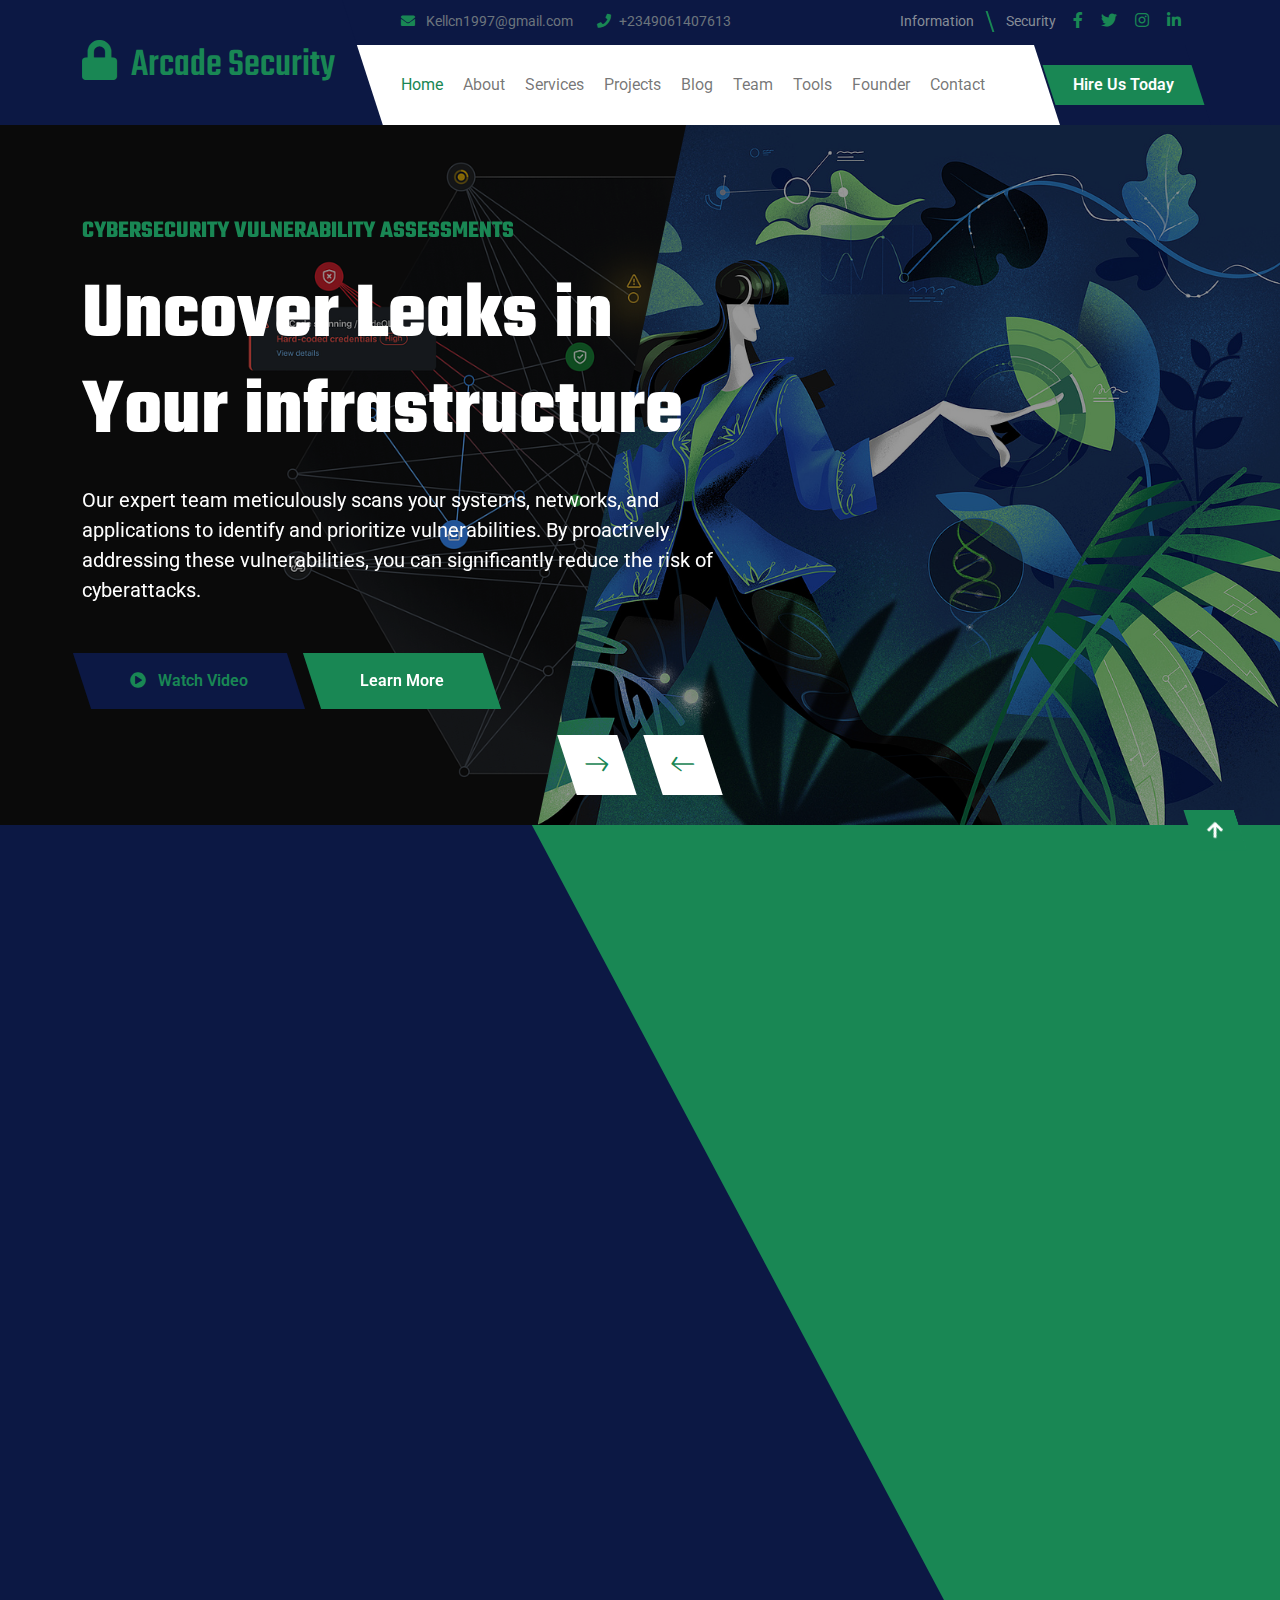
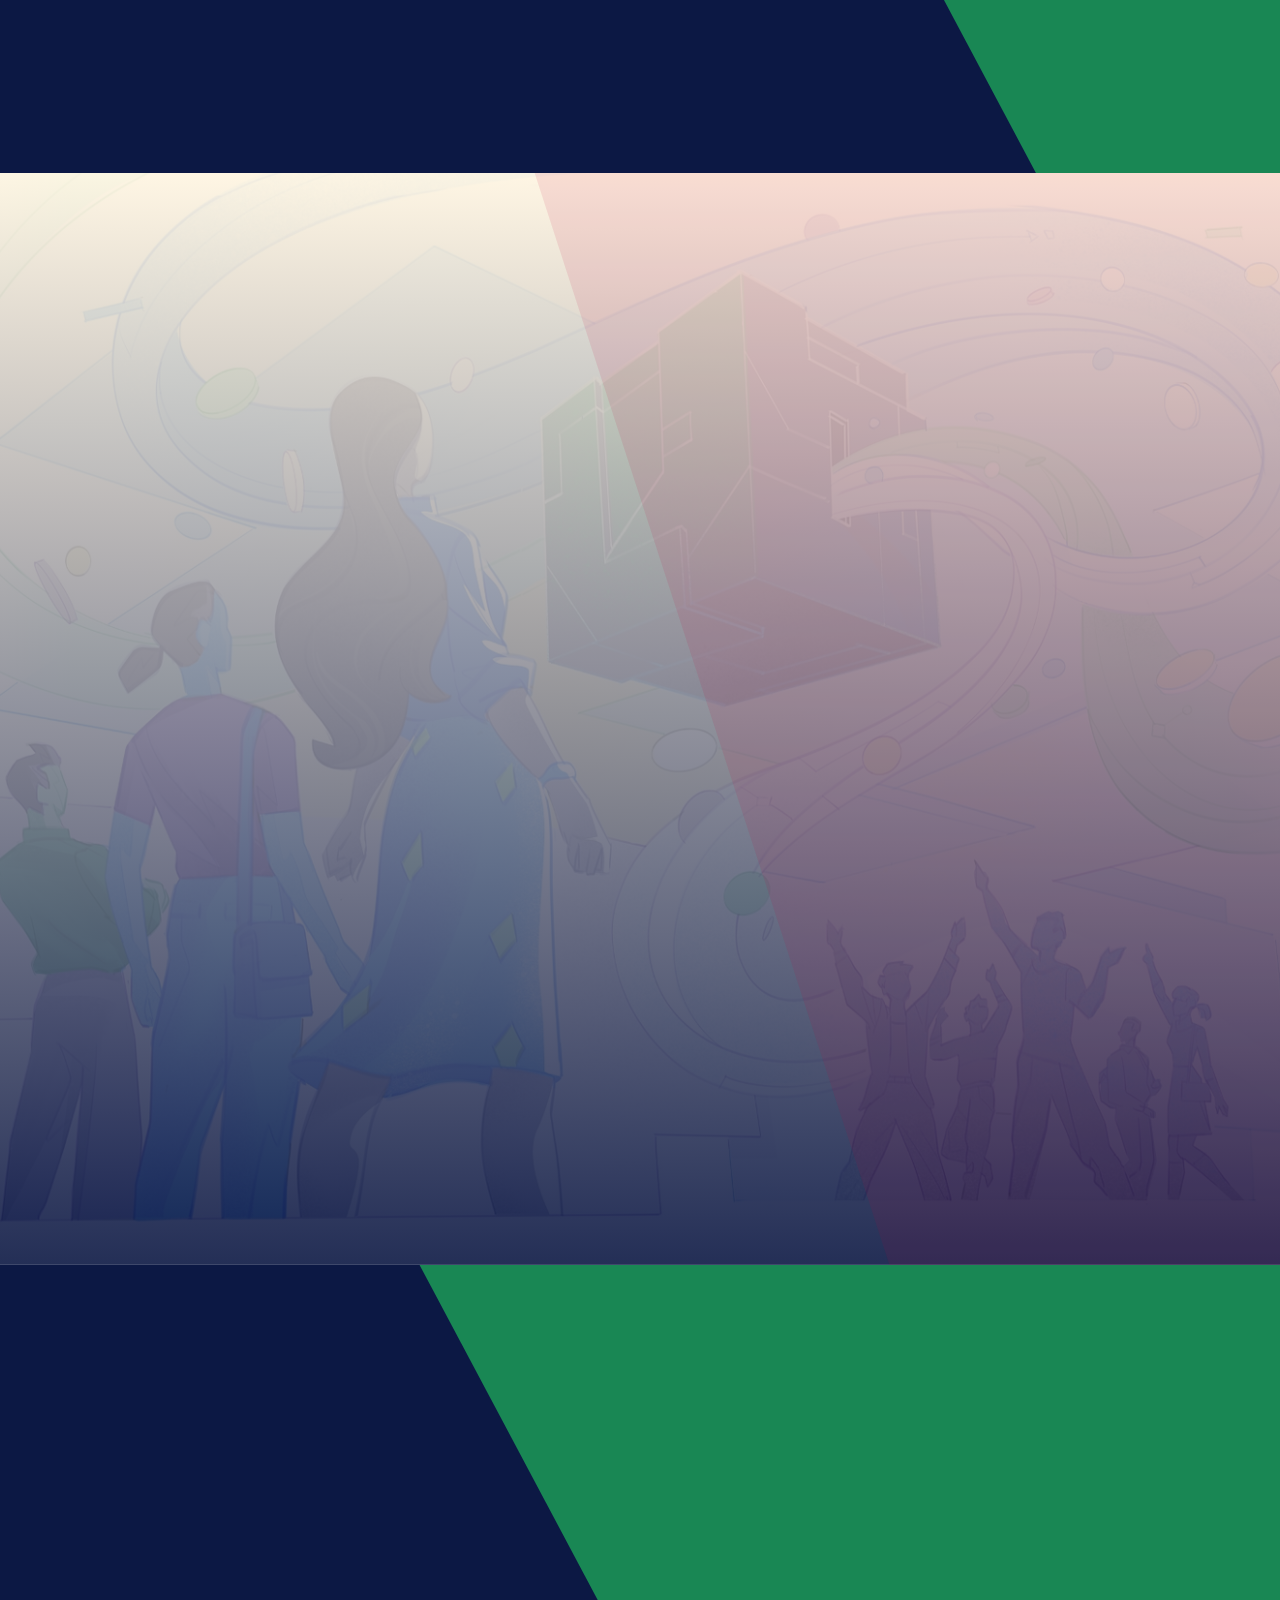
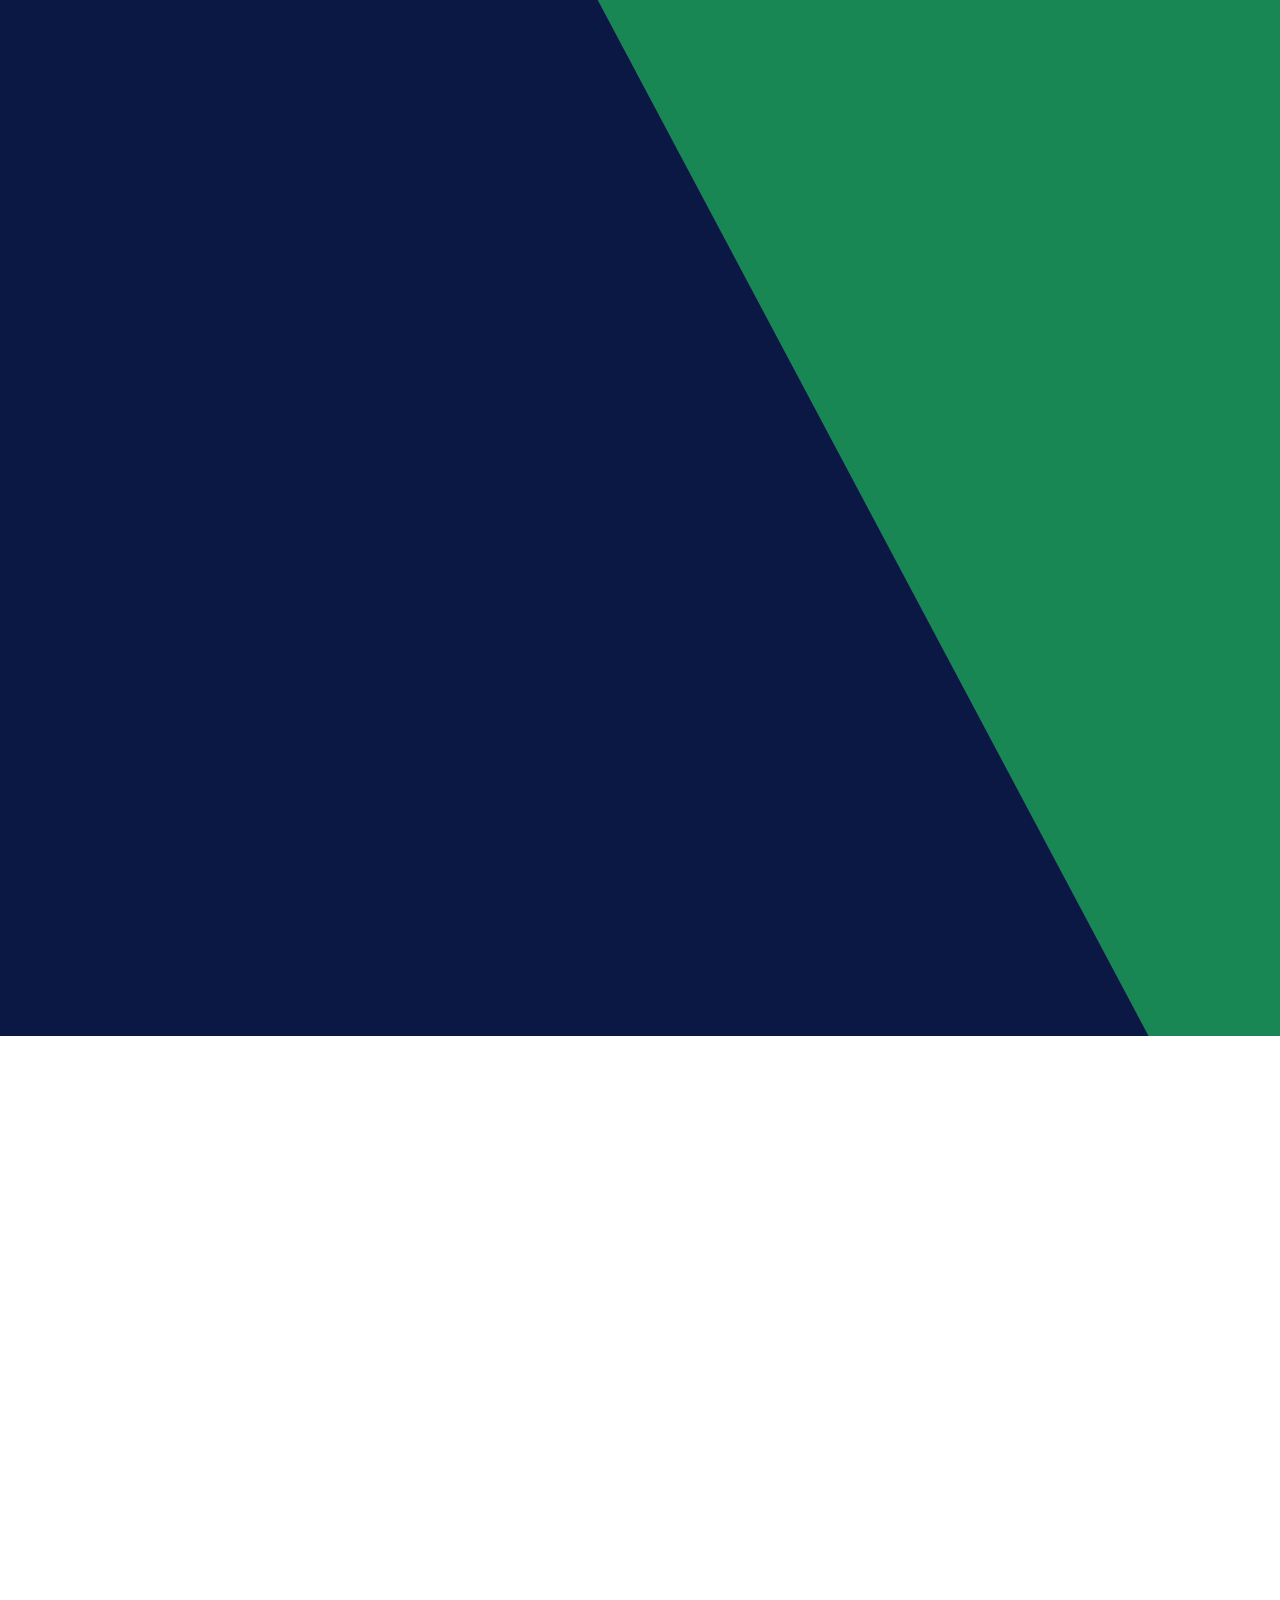
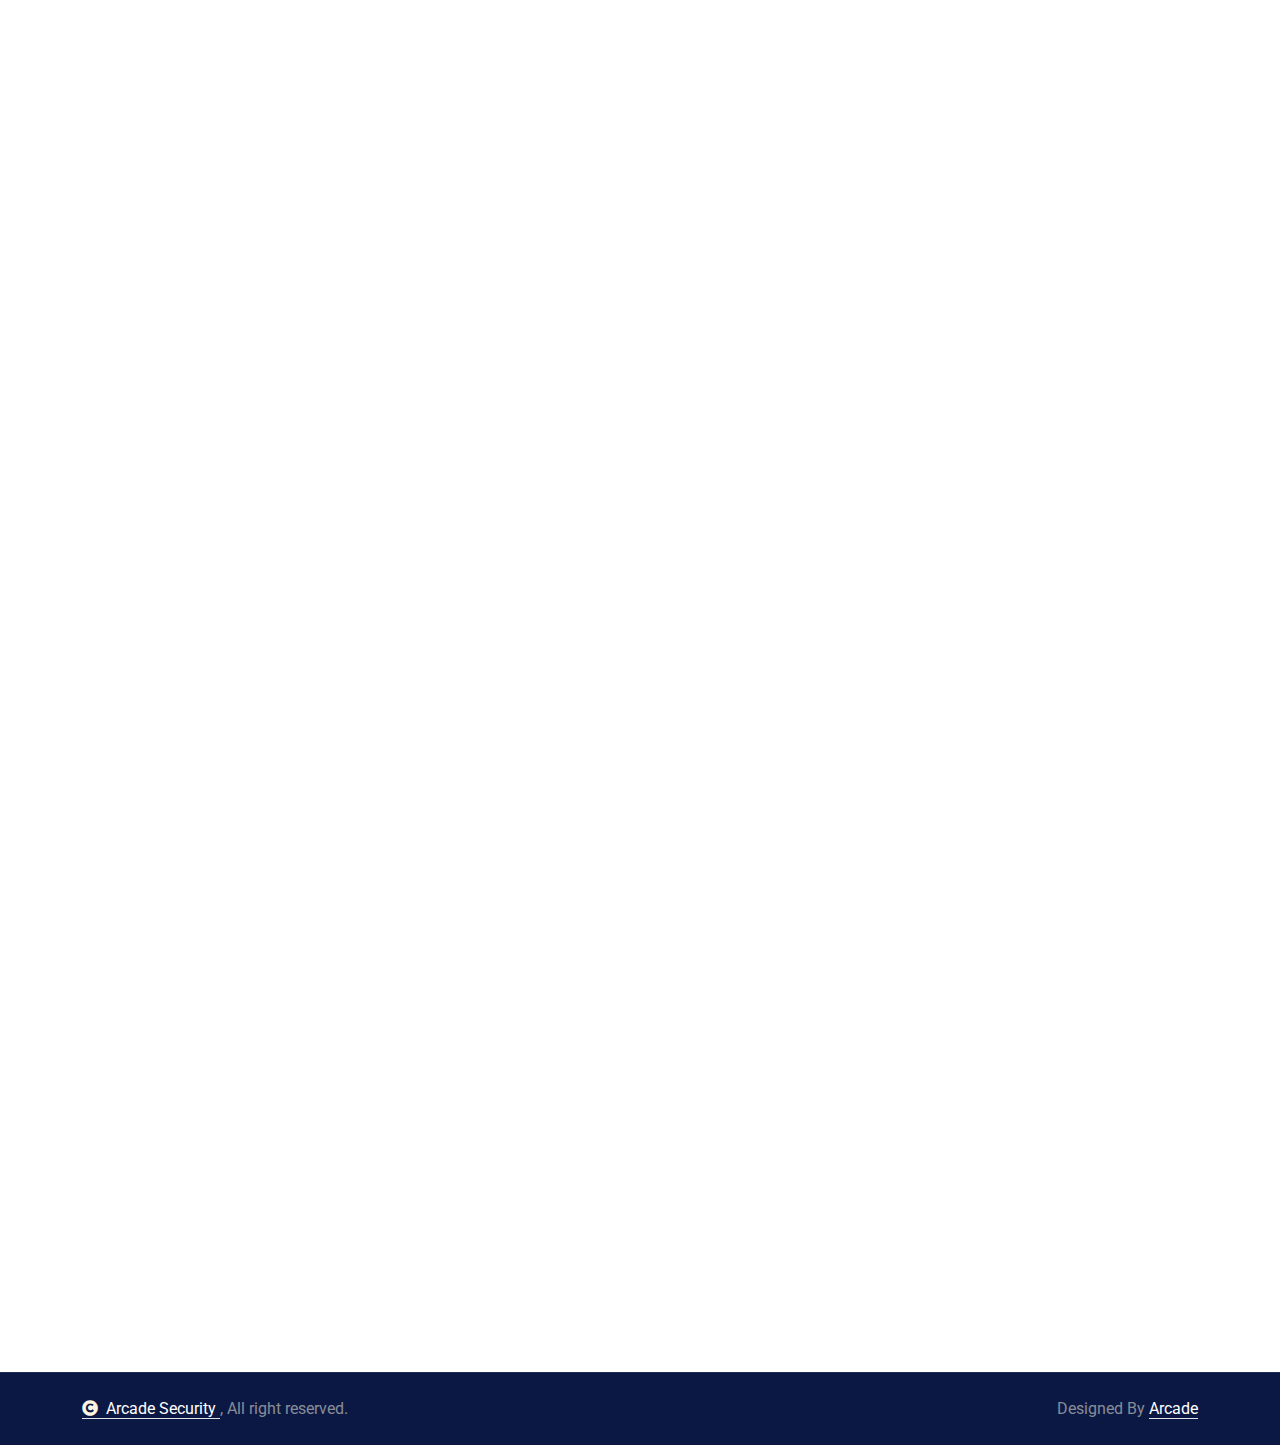
<file: index.html>
<!DOCTYPE html>
<html lang="en">

    <head>
        <meta charset="utf-8">
        <title>Arcade Security </title>
        <link rel="icon" type="image/x-icon" style="border-radius: 50%;" href="p2.jpg">
        <meta content="width=device-width, initial-scale=1.0" name="viewport">
        <meta content="" name=" data breach
        security audit
        security consulting
        Specific Service Keywords:
        
        vulnerability assessment
        vulnerability scanning
        penetration testing
        ethical hacking
        red teaming
        risk assessment
        risk management
        security audit
        compliance audit
        security consulting
        Target Audience Keywords:
        
        small business security
        enterprise security
        healthcare security
        financial security
        government security
        cloud security ">
        <meta content="Uncover potential weaknesses in your IT infrastructure with 
        our rigorous vulnerability assessments. Our expert team meticulously scans your
         systems, networks, and applications to identify and prioritize vulnerabilities.
          By proactively addressing these 
        vulnerabilities, you can significantly reduce the risk of cyberattacks." name="description">

        <!-- Google Web Fonts -->
        <link rel="preconnect" href="https://fonts.googleapis.com">
        <link rel="preconnect" href="https://fonts.gstatic.com" crossorigin>
        <link href="https://fonts.googleapis.com/css2?family=Roboto:ital,wght@0,100;0,300;0,400;0,500;0,700;0,900;1,100;1,300;1,400;1,500;1,700;1,900&family=Teko:wght@300..700&display=swap" rel="stylesheet">

        <!-- Icon Font Stylesheet -->
        <link rel="stylesheet" href="https://use.fontawesome.com/releases/v5.15.4/css/all.css"/>
        <link href="https://cdn.jsdelivr.net/npm/bootstrap-icons@1.4.1/font/bootstrap-icons.css" rel="stylesheet">

        <!-- Libraries Stylesheet -->
        <link rel="stylesheet" href="lib/animate/animate.min.css"/>
        <link href="lib/owlcarousel/assets/owl.carousel.min.css" rel="stylesheet">


        <!-- Customized Bootstrap Stylesheet -->
        <link href="css/bootstrap.min.css" rel="stylesheet">

        <!-- Template Stylesheet -->
        <link href="css/style.css" rel="stylesheet">
    </head>

    <body>

        <!-- Spinner Start -->
        <div id="spinner" class="show bg-white position-fixed translate-middle w-100 vh-100 top-50 start-50 d-flex align-items-center justify-content-center">
            <div class="spinner-border text-primary" style="width: 3rem; height: 3rem;" role="status">
                <span class="sr-only">Loading...</span>
            </div>
        </div>
        <!-- Spinner End -->

        <!-- Navbar & Hero Start -->
        <div class="container-fluid header-top">
            <div class="nav-shaps-2"></div>
            <div class="container d-flex align-items-center">
                <div class="d-flex align-items-center h-100">
                    <a href="#" class="navbar-brand" style="height: 125px;">
                        <h1 class="text-primary mb-0"><i class="fas fa-lock me-2"></i> Arcade Security</h1>
                      
                    </a>
                </div>
                <div class="w-100 h-100">
                    <div class="topbar px-0 py-2 d-none d-lg-block" style="height: 45px;">
                        <div class="row gx-0 align-items-center">
                            <div class="col-lg-8 text-center text-lg-center mb-lg-0">
                                <div class="d-flex flex-wrap">
                                    <div class="pe-4">
                                        <a href="mailto:kellcn1997@gmail.com" class="text-muted small"><i class="fas fa-envelope text-primary me-2"></i> Kellcn1997@gmail.com</a>
                                    </div>
                                    <div class="pe-0">
                                        <a href="mailto:Kellcn1997@gmail.com" class="text-muted small"><i class="fa fa-phone text-primary me-2"></i>+2349061407613</a>
                                    </div>
                                </div>
                            </div>
                            <div class="col-lg-4 text-center text-lg-end">
                                <div class="d-flex justify-content-end">
                                    <div class="d-flex align-items-center small">
                                        <a href="#" class="login-btn text-body me-3 pe-3"> <span>Information  </span></a>
                                        <a href="#" class="text-body me-3">Security</a>
                                    </div>
                                    <div class="d-flex pe-3">
                                        <a class="btn p-0 text-primary me-3" href="https://www.instagram.com/arcade__software/ "><i class="fab fa-facebook-f"></i></a>
                                        <a class="btn p-0 text-primary me-3" href="https://www.instagram.com/arcade__software/ "><i class="fab fa-twitter"></i></a>
                                        <a class="btn p-0 text-primary me-3" href="https://www.instagram.com/arcade__software/ "><i class="fab fa-instagram"></i></a>
                                        <a class="btn p-0 text-primary me-0" href="https://www.instagram.com/arcade__software/ "><i class="fab fa-linkedin-in"></i></a>
                                    </div>
                                </div>
                            </div>
                        </div>
                    </div>
                    <div class="nav-bar px-0 py-lg-0" style="height: 80px;">
                        <nav class="navbar navbar-expand-lg navbar-light d-flex justify-content-lg-end">
                            <a href="#" class="navbar-brand-2">
                                <h1 class="text-primary mb-0"><i class="fas fa-lock me-2"></i> Arcade Secuirty </h1>
                                <!-- <img src="img/logo.png" alt="Logo"> -->
                            </a> 
                            <button class="navbar-toggler" type="button" data-bs-toggle="collapse" data-bs-target="#navbarCollapse">
                                <span class="fa fa-bars"></span>
                            </button>
                            <div class="collapse navbar-collapse" id="navbarCollapse">
                                <div class="navbar-nav mx-0 mx-lg-auto">
                                    <a href="index.html" class="nav-item nav-link active">Home</a>
                                    <a href="about.html" class="nav-item nav-link">About</a>
                                    <a href="services.html" class="nav-item nav-link">Services </a>
                                    <a href="projects.html" class="nav-item nav-link">Projects </a>
                                   
                                    <a href="blog.html" class="nav-item nav-link">Blog </a>
                                    <a href="team.html" class="nav-item nav-link">Team </a>
                                    <a href="Book.html" class="nav-item nav-link">Tools   </a>
                                    <a href="founder.html" class="nav-item nav-link">Founder </a>
                                    <a href="contact.html" class="nav-item nav-link">Contact</a>
                                    <div class="nav-btn ps-3">

                                        <a href="Book.html" class="btn btn-primary py-2 px-4 ms-0 ms-lg-3"> <span>Hire Us Today </span></a>
                                    </div>
                                    <div class="nav-shaps-1"></div>
                                </div>
                            </div>
                        </nav>
                    </div>
                </div>
            </div>
        </div>
        <!-- Navbar & Hero End -->

        <!-- Modal Search Start -->
        <div class="modal fade" id="searchModal" tabindex="-1" aria-labelledby="exampleModalLabel" aria-hidden="true">
            <div class="modal-dialog modal-fullscreen">
                <div class="modal-content rounded-0">
                    <div class="modal-header">
                        <h5 class="modal-title" id="exampleModalLabel">Search by keyword</h5>
                        <button type="button" class="btn-close" data-bs-dismiss="modal" aria-label="Close"></button>
                    </div>
                    <div class="modal-body d-flex align-items-center bg-primary">
                        <div class="input-group w-75 mx-auto d-flex">
                            <input type="search" class="form-control p-3" placeholder="keywords" aria-describedby="search-icon-1">
                            <span id="search-icon-1" class="btn bg-light border nput-group-text p-3"><i class="fa fa-search"></i></span>
                        </div>
                    </div>
                </div>
            </div>
        </div>
        <!-- Modal Search End -->


        <!-- Carousel Start -->
        <div class="header-carousel owl-carousel overflow-hidden bg-dark">
            <div class="header-carousel-item hero-section">
                <div class="hero-bg-half-1"></div>
                <div class="carousel-caption">
                    <div class="container">
                        <div class="row g-4 align-items-center">
                            <div class="col-lg-7 animated fadeInLeft">
                                <div class="text-sm-center text-md-start">
                                    <h4 class="text-primary text-uppercase fw-bold mb-4"> Cybersecurity Vulnerability Assessments </h4>
                                    <h1 class="display-1 text-white mb-4">Uncover Leaks in Your  infrastructure </h1>
                                    <p class="mb-5 fs-5"> Our expert team meticulously scans your systems, networks, and applications to identify and prioritize vulnerabilities.
                                         By proactively addressing these vulnerabilities, you can significantly reduce the risk of cyberattacks.
                                    </p>
                                    <div class="d-flex justify-content-center justify-content-md-start flex-shrink-0 mb-4">
                                        <a class="btn btn-dark py-3 px-4 px-md-5 me-2" href="#"><i class="fas fa-play-circle me-2"></i> <span>Watch Video</span></a>
                                        <a class="btn btn-primary py-3 px-4 px-md-5 ms-2" href="about.html"><span>Learn More</span></a>
                                    </div>
                                </div>
                            </div>
                        </div>
                    </div>
                </div>
            </div>
            <div class="header-carousel-item hero-section">
                <div class="hero-bg-half-2"></div>
                <div class="carousel-caption">
                    <div class="container">
                        <div class="row g-4 align-items-center">
                            <div class="col-lg-7 animated fadeInLeft">
                                <div class="text-sm-center text-md-start">
                                    <h4 class="text-primary text-uppercase fw-bold mb-4">Simulate Real-world Attacks   </h4>
                                    <h1 class="display-2 text-white mb-4"> Understanding of your organization's cybersecurity risks  </h1>
                                    <p class="mb-5 fs-5"> We tailor our services to meet the unique needs of your organization.  Consultation  cybersecurity services can help safeguard your organization
                                    </p>
                                    <div class="d-flex justify-content-center justify-content-md-start flex-shrink-0 mb-4">
                                        <a class="btn btn-dark py-3 px-4 px-md-5 me-2" href="https://youtu.be/9D_OwDKwbkA?feature=shared "><i class="fas fa-play-circle me-2"></i> <span>Watch Video</span></a>
                                        <a class="btn btn-primary py-3 px-4 px-md-5 ms-2" href="about.html"><span>Learn More</span></a>
                                    </div>
                                </div>
                            </div>
                        </div>
                    </div>
                </div>
            </div>
        </div>
        <!-- Carousel End -->

        <!-- About Start -->
        <div class="container-fluid about pt-5">
            <div class="container pt-5">
                <div class="row g-5">
                    <div class="col-xl-6 wow fadeInLeft" data-wow-delay="0.2s">
                        <div class="about-content h-100">
                            <h4 class="text-primary">About us </h4>
                            <h1 class="display-4 text-white mb-4">Identify and prioritize vulnerabilities in your systems and networks. </h1>
                            <p class="mb-4"> Our team of 
                                seasoned cybersecurity experts is here to provide comprehensive solutions to 
                                protect your organization from cyberattacks.
                                 Security firm dedicated to safeguarding the digital assets of businesses across
                                  Africa . With a team of highly skilled cybersecurity experts, we provide comprehensive 
                                  solutions to protect your organization from emerging cyber threats.

                                Our mission is to empower businesses to thrive in the digital age by delivering top-tier cybersecurity services. We combine industry-leading expertise with cutting-edge technology to ensure your organization's security and resilience   </p>
                            <div class="tab-class pb-4">
                                <ul class="nav d-flex mb-2">
                                    <li class="nav-item mb-3">
                                        <a class="d-flex py-2 active" data-bs-toggle="pill" href="#tab-1">
                                            <span style="width: 150px;">Our Mission</span>
                                        </a>
                                    </li>
                                    <li class="nav-item mb-3">
                                        <a class="d-flex py-2 mx-3" data-bs-toggle="pill" href="#tab-2">
                                            <span style="width: 150px;">Our Vision</span>
                                        </a>
                                    </li>
                                    <li class="nav-item mb-3">
                                        <a class="d-flex py-2" data-bs-toggle="pill" href="#tab-3">
                                            <span style="width: 150px;">Our Goal</span>
                                        </a>
                                    </li>
                                </ul>
                                <div class="tab-content">
                                    <div id="tab-1" class="tab-pane fade show p-0 active">
                                        <div class="row">
                                            <div class="col-12">
                                                <div class="d-flex align-items-center border-top border-bottom py-4">
                                                    <span class="fas fa-Africa  text-white fa-4x me-4"></span>
                                                    <p class="mb-0"> To empower African organizations to navigate the complex digital landscape with confidence by delivering cutting-edge cybersecurity solutions. We are committed to safeguarding our clients' valuable assets, ensuring their business continuity, and mitigating cyber risks.
                                                    </p>
                                                </div>
                                            </div>
                                        </div>
                                    </div>
                                    <div id="tab-2" class="tab-pane fade show p-0">
                                        <div class="row">
                                            <div class="col-12">
                                                <div class="d-flex align-items-center border-top border-bottom py-4">
                                                    <span class="fas fa-Africa text-white fa-4x me-4"></span>
                                                    <p class="mb-0">To be the leading cybersecurity partner in Africa, recognized for our innovative approach, exceptional service, and unwavering dedication to client success. We envision a future where our clients are empowered to embrace digital transformation without fear, knowing that their security is our priority.
                                                    </p>
                                                </div>
                                            </div>
                                        </div>
                                    </div>
                                    <div id="tab-3" class="tab-pane fade show p-0">
                                        <div class="row">
                                            <div class="col-12">
                                                <div class="d-flex align-items-center border-top border-bottom py-4">
                                                    <span class="fas fa-africa  text-white fa-4x me-4"></span>
                                                    <p class="mb-0">To protect our clients' digital infrastructure and sensitive data from cyber threats by providing comprehensive cybersecurity services. Our goal is to build long-lasting partnerships based on trust, transparency, and a shared commitment to cybersecurity excellence.
                                                    </p>
                                                </div>
                                            </div>
                                        </div>
                                    </div>
                                </div>
                            </div>
                            <div class="row g-4 align-items-center">
                                <div class="col-sm-6">
                                    <a href="#" class="btn btn-primary py-3 px-5"> <span>Make Appointment</span></a>
                                </div>
                                <div class="col-sm-6">
                                    <div class="d-flex flex-shrink-0 ps-4">
                                        <a href="#" class="btn btn-light btn-lg-square position-relative wow tada" data-wow-delay=".9s">
                                            <i class="fa fa-phone-alt fa-2x"></i>
                                            <div class="position-absolute" style="top: 5px; right: 5px;">
                                                <span><i class="fa fa-comment-dots text-dark"></i></span>
                                            </div>
                                        </a>
                                        <div class="d-flex flex-column ms-3">
                                            <span>Call to Our Experts</span>
                                            <a href="tel:+ 0123 456 7890"><span class="text-white">+2349061407613 </span></a>
                                        </div>
                                    </div>
                                </div>
                            </div>
                        </div>
                    </div>
                    <div class="col-xl-6 wow fadeInUp" data-wow-delay="0.2s">
                        <div class="about-img h-100">
                            <div class="about-img-inner d-flex h-100">
                                <img src="p5.jpg" class="img-fluid w-100" style="object-fit: cover;" alt="">
                            </div>
                        </div>
                    </div>
                </div>
            </div>
        </div>
        <!-- About End -->

         <!--  Goal start -->
         <div class="container-fluid goal pt-5">
            <div class="container pt-5">
                <div class="row g-5">
                    <div class="col-lg-6 wow fadeInLeft" data-wow-delay="0.2s">
                        <div class="goal-content">
                            <h4 class="text-primary">Our Comprehensive Services </h4>
                            <h1 class="display-4 mb-4">Complete your possibilities, Achieve vulnerability scanning</h1>
                            <div class="goal-item d-flex p-4">
                                <div class="d-flex me-4">
                                    <div class="bg-primary d-inline p-3" style="width: 80px; height: 80px;">
                           
                                    </div>
                                </div>
                                <div>
                                    <h4> Vulnerability Assessments </h4>
                                    <p class="text-white mb-0"> Identify weaknesses in your systems and networks and
                                        prioritize vulnerabilities based on risk.
                                        Receive actionable recommendations to strengthen your security posture. </p>
                                </div>
                            </div>
                            <div class="goal-item d-flex p-4 mb-4">
                                <div class="d-flex me-4">
                                    <div class="bg-primary d-inline p-3" style="width: 80px; height: 80px;">
                                      
                                    </div>
                                </div>
                                <div>
                                    <h4> Penetration Testing</h4>
                                    <p class="text-white mb-0"> Simulate real-world attacks to uncover exploitable vulnerabilities.
                                       and  identify and patch critical security gaps.
                                        Validate the effectiveness of your security controls.
                                          </p>
                                </div>
                            </div>
                            
                            <div>
                                <h4>Challenge of securing  systems  </h4>
                                <p class="text-white mb-0">
                                    Our simulated attack scenarios expose weaknesses
                                      that traditional security tools may miss, allowing you to bolster your defenses against real-world threats.
                                    In today's increasingly complex threat landscape,
                                     organizations face the constant challenge of securing their systems and networks.
                                      Our company offers a comprehensive suite of services designed to identify, prioritize,
                                       and mitigate vulnerabilities, ultimately strengthening your security posture.

                                    By leveraging advanced threat intelligence, penetration testing,
                                     and vulnerability assessments, we provide actionable insights that enable you
                                     
                                     to proactively address potential risks. 
                                      </p>
                            </div>
                        </div>
                    </div>
                    <div class="col-lg-6 wow fadeInRight" data-wow-delay="0.2s">
                        <div class="h-100">
                            <img src="p15.jpg" class="img-fluid h-100" style="object-fit: cover;" alt="">
                        </div>
                    </div>
                </div>
            </div>
        </div>
        <!--  Services  End -->

        <!-- About Start -->
        <div class="container-fluid about pt-5">
            <div class="container pt-5">
                <div class="row g-5">
                    <div class="col-xl-6 wow fadeInLeft" data-wow-delay="0.2s">
                        <div class="about-content h-100">
                            <h4 class="text-primary">General vulnerabilities  we explore that can be exploited  </h4>
                            <h1 class="display-4 text-white mb-4">By understanding these vulnerabilities, organizations can  security posture and protect their systems  </h1>
                            <p class="mb-4">   

                               
                                <BR>
                               
                                
                                Weak Passwords: Using easily guessable passwords.
                                Neglecting Security Updates: Failing to install the latest security patches.
                                Careless Sharing of Information: Disclosing sensitive data to unauthorized individuals.
                                Clicking Malicious Links or Attachments: Opening suspicious emails or downloads.
                                Lack of Information from Tech Staff:
                                <BR>
                                    Phishing: Deceiving users into revealing sensitive information through emails, messages, or phone calls that appear legitimate.
                                    Pretexting: Creating a believable scenario to gain trust and access to information.
                                    Baiting: Using curiosity or greed to lure users into clicking malicious links or downloading infected files.
                                    Tailgating: Physically following authorized individuals into restricted areas.
                                Poor Communication: Not informing users about potential threats or security best practices.
                                Insufficient Training: Not providing adequate training on cybersecurity awareness.
                                Delayed Response to Security Incidents: Not addressing security issues promptly.
                                Modern Technology and System Vulnerabilities:
                                
                                <BR>
                                Outdated Software: Using software with known vulnerabilities.
                                Misconfigured Systems: Improperly configured systems with weak security settings.
                                Third-Party Software Vulnerabilities: Relying on third-party software with security flaws. </p>
                            <div class="tab-class pb-4">
                                <ul class="nav d-flex mb-2">
                                    <li class="nav-item mb-3">
                                        <a class="d-flex py-2 active" data-bs-toggle="pill" href="#tab-1">
                                            <span style="width: 150px;">Low Level Attacks </span>
                                        </a>
                                    </li>
                                    <li class="nav-item mb-3">
                                        <a class="d-flex py-2 mx-3" data-bs-toggle="pill" href="#tab-2">
                                            <span style="width: 150px;"> Medium  Attacks</span>
                                        </a>
                                    </li>
                                    <li class="nav-item mb-3">
                                        <a class="d-flex py-2" data-bs-toggle="pill" href="#tab-3">
                                            <span style="width: 150px;">High-Level Attacks </span>
                                        </a>
                                    </li>
                                </ul>
                                <div class="tab-content">
                                    <div id="tab-1" class="tab-pane fade show p-0 active">
                                        <div class="row">
                                            <div class="col-12">
                                                <div class="d-flex align-items-center border-top border-bottom py-4">
                                                    <span class="fas fa-cat text-white fa-4x me-4"></span>
                                                    <p class="mb-0">Sensitive information, such as personal data or financial records, is stolen.   
                                                         Temporary interruptions to services or network access.
                                                     Smaller-scale financial losses, such as fraudulent transactions or lost revenue.   
                                                         Negative publicity and loss of customer trust.
                                                        
                                                         
                                                    </p>
                                                </div>
                                            </div>
                                        </div>
                                    </div>
                                    <div id="tab-2" class="tab-pane fade show p-0">
                                        <div class="row">
                                            <div class="col-12">
                                                <div class="d-flex align-items-center border-top border-bottom py-4">
                                                    <span class="fas fa-bomb text-white fa-4x me-4"></span>
                                                    <p class="mb-0"> Large-scale data breaches affecting numerous individuals or organizations.
                                                     Prolonged system outages, leading to significant operational disruption.
                                                      Substantial financial losses, including lost revenue, legal fees, and regulatory fines.
                                                        
                                                        
                                                    </p>
                                                </div>
                                            </div>
                                        </div>
                                    </div>
                                    <div id="tab-3" class="tab-pane fade show p-0">
                                        <div class="row">
                                            <div class="col-12">
                                                <div class="d-flex align-items-center border-top border-bottom py-4">
                                                    <span class="fas fa-dragon  text-white fa-4x me-4"></span>
                                                    <p class="mb-0"> Attacks on essential infrastructure, such as power grids, transportation systems, or healthcare facilities.   
                                                       Compromising national security by targeting government agencies or critical infrastructure.
                                                       Widespread economic disruption, including market crashes and supply chain disruptions.
                                                        Significant social and political instability, including civil unrest and geopolitical tensions.
                                                    </p>
                                                </div>
                                            </div>
                                        </div>
                                    </div>
                                </div>
                            </div>
                            <div class="row g-4 align-items-center">
                                <div class="col-sm-6">
                                    <a href="Book.html" class="btn btn-primary py-3 px-5"> <span>Make Appointment</span></a>
                                </div>
                                <div class="col-sm-6">
                                    <div class="d-flex flex-shrink-0 ps-4">
                                        <a href="#" class="btn btn-light btn-lg-square position-relative wow tada" data-wow-delay=".9s">
                                            <i class="fa fa-phone-alt fa-2x"></i>
                                            <div class="position-absolute" style="top: 5px; right: 5px;">
                                                <span><i class="fa fa-comment-dots text-dark"></i></span>
                                            </div>
                                        </a>
                                        <div class="d-flex flex-column ms-3">
                                            <span>Call to Our Experts</span>
                                            <a href="tel:+ 0123 456 7890"><span class="text-white">+2349061407613 </span></a>
                                        </div>
                                    </div>
                                </div>
                            </div>
                        </div>
                    </div>
                    <div class="col-xl-6 wow fadeInUp" data-wow-delay="0.2s">
                        <div class="about-img h-100">
                            <div class="about-img-inner d-flex h-100">
                                <img src="p7.jpg" class="img-fluid w-100" style="object-fit: cover;" alt="">
                            </div>
                        </div>
                    </div>
                </div>
            </div>
        </div>
        <!-- About End -->

       <!-- Contact Start -->
       <div class="container-fluid contact py-5">
        <div class="container py-5">
            <div class="row g-5">
                <div class="col-lg-6 wow fadeInLeft" data-wow-delay="0.2s">
                    <div class="mb-4">
                        <h4 class="text-primary">Contact Us</h4>
                        <h1 class="display-4 mb-4">Contact With Team Of Experts</h1>

                        </p>
                        <div class="row g-4">
                            <div class="col-lg-6">
                                <div class="bg-white d-flex">
                                    <i class="fas fa-map-marker-alt fa-2x text-primary me-2"></i>
                                    <div>
                                        <h4>Address</h4>
                                        <p class="mb-0">Abuja , Nigeria </p>
                                    </div>
                                </div>
                            </div>
                            <div class="col-lg-6">
                                <div class="bg-white d-flex">
                                    <i class="fas fa-envelope fa-2x text-primary me-2"></i>
                                    <div>
                                        <h4>Mail Us</h4>
                                        <p class="mb-0">Kellcn1997@Gmail.com</p>
                                    </div>
                                </div>
                            </div>
                            <div class="col-lg-6">
                                <div class="bg-white d-flex">
                                    <i class="fa fa-phone-alt fa-2x text-primary me-2"></i>
                                    <div>
                                        <h4>Telephone</h4>
                                        <p class="mb-0"> +2349061407613</p>
                                    </div>
                                </div>
                            </div>
                            <div class="col-lg-6">
                                <div class="bg-white d-flex">
                                    <i class="fab fa-firefox-browser fa-2x text-primary me-2"></i>
                                    <div>
                                        <h4>Arcade.name.ng</h4>
                                        <p class="mb-0"> +2349061407613</p>
                                    </div>
                                </div>
                            </div>
                        </div>
                    </div>
                    <div class="d-flex ms-2 mb-5">
                        <a class="btn btn-dark py-2 px-3 px-sm-4 me-2" href=" https://www.instagram.com/arcade__software/"> <span>facebook</span> <i class="fas fa-chevron-circle-right"></i></a>
                        <a class="btn btn-dark py-2 px-3 px-sm-4 mx-2" href="https://www.instagram.com/arcade__software/ "> <span>twitter</span> <i class="fas fa-chevron-circle-right"></i></a>
                        <a class="btn btn-dark py-2 px-3 px-sm-4 ms-2" href="https://www.instagram.com/arcade__software/ "> <span>instagram</span> <i class="fas fa-chevron-circle-right"></i></a>
                    </div>
                    <div class="contact-banner">
                        <div class="row g-0">
                            <div class="col-9">
                                <div class="p-4 pe-0">
                                    <h4 class="display-5 mb-0">Want To Join Our  Team</h4>
                                    <div class="d-flex align-items-center">
                                        <a href="index.html" class="h5 mb-0 me-3"> Become a Hacker Today </a>
                                        <a class="text-primary py-3" href="https://arcade.name.ng/ "><i class="fas fa-play-circle me-2"></i></a>
                                    </div>
                                </div>
                            </div>
                        </div>
                    </div>
                </div>
                <div class="col-lg-6 wow fadeInRight" data-wow-delay="0.4s">
                    <div class="form-section bg-dark p-5 h-100">
                        <h1 class="display-4 text-white mb-4">Get In touch</h1>
                        <form action="https://formspree.io/f/mdkojekb" method="POST">
                            <div class="row g-4">
                                <div class="col-lg-12 col-xl-6">
                                    <div class="form-floating form-section-col">
                                        <input type="text" class="form-control border-0" id="name" name="name" placeholder="Your Name">
                                        <label for="name">Your Name</label>
                                    </div>
                                </div>
                                <div class="col-lg-12 col-xl-6">
                                    <div class="form-floating form-section-col">
                                        <input type="email" class="form-control border-0" id="email" name="_replyto" placeholder="Your Email">
                                        <label for="email">Your Email</label>
                                    </div>
                                </div>
                                <div class="col-lg-12 col-xl-6">
                                    <div class="form-floating form-section-col">
                                        <input type="phone" class="form-control border-0" id="phone" name="phone" placeholder="Phone">
                                        <label for="phone">Your Phone</label>
                                    </div>
                                </div>
                                <div class="col-lg-12 col-xl-6">
                                    <div class="form-floating form-section-col">
                                        <input type="text" class="form-control border-0" id="project" name="project" placeholder="Project">
                                        <label for="project">Your Project</label>
                                    </div>
                                </div>
                                <div class="col-12">
                                    <div class="form-floating form-section-col">
                                        <input type="text" class="form-control border-0" id="subject" name="subject" placeholder="Subject">
                                        <label for="subject">Subject</label>
                                    </div>
                                </div>
                                <div class="col-12">
                                    <div class="form-floating">
                                        <textarea class="form-control border-0" placeholder="Leave a message here" id="message" name="message" style="height: 160px;"></textarea>
                                        <label for="message">Message</label>
                                    </div>
                                </div>
                                <div class="col-12">
                                    <div class="form-check">
                                        <input class="form-check-input" type="checkbox" value="#" id="flexCheck" name="privacy_policy">
                                        <label class="form-check-label" for="flexCheck">I agree with the site privacy policy</label>
                                    </div>
                                </div>
                                <div class="col-12">
                                    <div class="form-section-col">
                                        <button class="btn-primary w-100 py-3 px-5">Send Message</button>
                                    </div>
                                </div>
                            </div>
                        </form>
                    </div>
                </div>
                <div class="col-12 wow fadeInUp" data-wow-delay="0.2s">
                    <div class="h-100 overflow-hidden">
                        <iframe class="w-100" style="height: 400px;" src=" https://www.google.com/maps/embed?pb=!1m18!1m12!1m3!1d305770.6411442!2d7.408821300000003!3d9.076479399999999!2m3!1f0!2f0!3f0!3m2!1i1024!2i768!4f13.1!3m3!1m2!1s0x10ddd79c048e198b%3A0x7707f0984283c1b1!2sAbuja%2C%20Nigeria!5e0!3m2!1sen!2sbd!4v1694259649153" 
                        loading="lazy" referrerpolicy="no-referrer-when-downgrade"></iframe>
                    </div>
                </div>
            </div>
        </div>
    </div>
    <!-- Contact End -->

       


        <!-- Footer Start -->
        <div class="container-fluid footer py-5 wow fadeIn" data-wow-delay="0.2s">
            <div class="container py-5">
                <div class="row g-5 mb-5 align-items-center">
                    <div class="col-lg-7">
                        <div class="position-relative d-flex" style="transform: skew(18deg);">
                            <input class="form-control border-0 w-100 py-3 pe-5" type="text" placeholder="Email address to Subscribe">
                           
                        </div>
                    </div>
                    <div class="col-lg-5">
                        <div class="d-flex align-items-center justify-content-center justify-content-lg-end">
                            <a class="btn btn-primary btn-md-square me-3" href="https://www.instagram.com/arcade__software/"><i class="fab fa-facebook-f"></i></a>
                            <a class="btn btn-primary btn-md-square me-3" href="https://www.instagram.com/arcade__software/"><i class="fab fa-twitter"></i></a>
                            <a class="btn btn-primary btn-md-square me-3" href="https://www.instagram.com/arcade__software/"><i class="fab fa-instagram"></i></a>
                            
                        </div>
                    </div>
                </div>
                <div class="row g-5">
                    <div class="col-md-6 col-lg-6 col-xl-3">
                        <div class="footer-item">
                            <h4 class="text-white mb-4"><i class="fas fa-lock text-primary me-2"></i> Arcade Security </h4>
                            <p class="mb-0">comprehensive solutions to protect your organization from cyberattacks. Security firm dedicated to safeguarding the digital assets of businesses across Africa  </p>
                        </div>
                    </div>
                    <div class="col-md-6 col-lg-6 col-xl-3">
                        <div class="footer-item">
                            <h4 class="text-white mb-4">Quick Links</h4>
                            <a href="index.html"> Home</a>
                            <a href="about.html"> About us</a>
                            <a href="services.html"> Services</a>
                            <a href="team.html"> Team </a>
                            <a href="founder.html"> Founder </a>
                            <a href="contact.html"> Contact </a>
                        </div>
                    </div>
                    <div class="col-md-6 col-lg-6 col-xl-3">
                        <div class="footer-item">
                            <h4 class="text-white mb-4"> Contact Info</h4>
                            <div class="row g-2">
                                <div class="col-12">
                                    <div class="d-flex">
                                        <i class="fas fa-map-marker-alt text-primary me-2"></i>
                                        <div>
                                            <h5 class="text-white mb-2">Address</h5>
                                            <p class="mb-0"> Abuja , Nigeria </p>
                                        </div>
                                    </div>
                                </div>
                                <div class="col-12">
                                    <div class="d-flex">
                                        <i class="fas fa-envelope text-primary me-2"></i>
                                        <div>
                                            <h5 class="text-white mb-2">Mail Us</h5>
                                            <p class="mb-0">Kellcn1997@gmail.com</p>
                                        </div>
                                    </div>
                                </div>
                                <div class="col-12">
                                    <div class="d-flex">
                                        <i class="fa fa-phone-alt text-primary me-2"></i>
                                        <div>
                                            <h5 class="text-white mb-2">Telephone</h5>
                                            <p class="mb-0"> +2349061407613 </p>
                                        </div>
                                    </div>
                                </div>
                            </div>
                        </div>
                    </div>
                    <div class="col-md-6 col-lg-6 col-xl-3">
                        <div class="footer-item">
                            <h4 class="text-white mb-4">Reach out to work with us </h4>
                            <div class="row g-2">
                                <div class="col-3">
                                 
                              
                               
                                </div>
                            </div>
                        </div>
                    </div>
                </div>
            </div>
        </div>
        <!-- Footer End -->

        
        <!-- Copyright Start -->
        <div class="container-fluid copyright py-4">
            <div class="container">
                <div class="row g-4 align-items-center">
                    <div class="col-md-6 text-center text-md-start mb-md-0">
                        <span class="text-body"><a href="#" class="border-bottom text-white"><i class="fas fa-copyright text-light me-2"></i>Arcade Security </a>, All right reserved.</span>
                    </div>
                    <div class="col-md-6 text-center text-md-end text-body">
                       
                        Designed By <a class="border-bottom text-white" href="">Arcade </a>
                    </div>
                </div>
            </div>
        </div>
        <!-- Copyright End -->


        <!-- Back to Top -->
        <div class="back-to-top">
            <a href="#" class="btn"><i class="fa fa-arrow-up"></i></a>  
        </div> 

        
        <!-- JavaScript Libraries -->
        <script src="https://ajax.googleapis.com/ajax/libs/jquery/3.6.4/jquery.min.js"></script>
        <script src="https://cdn.jsdelivr.net/npm/bootstrap@5.0.0/dist/js/bootstrap.bundle.min.js"></script>
        <script src="lib/wow/wow.min.js"></script>
        <script src="lib/easing/easing.min.js"></script>
        <script src="lib/waypoints/waypoints.min.js"></script>
        <script src="lib/owlcarousel/owl.carousel.min.js"></script>
        

        <!-- Template Javascript -->
        <script src="js/main.js"></script>
    </body>

</html>
</file>
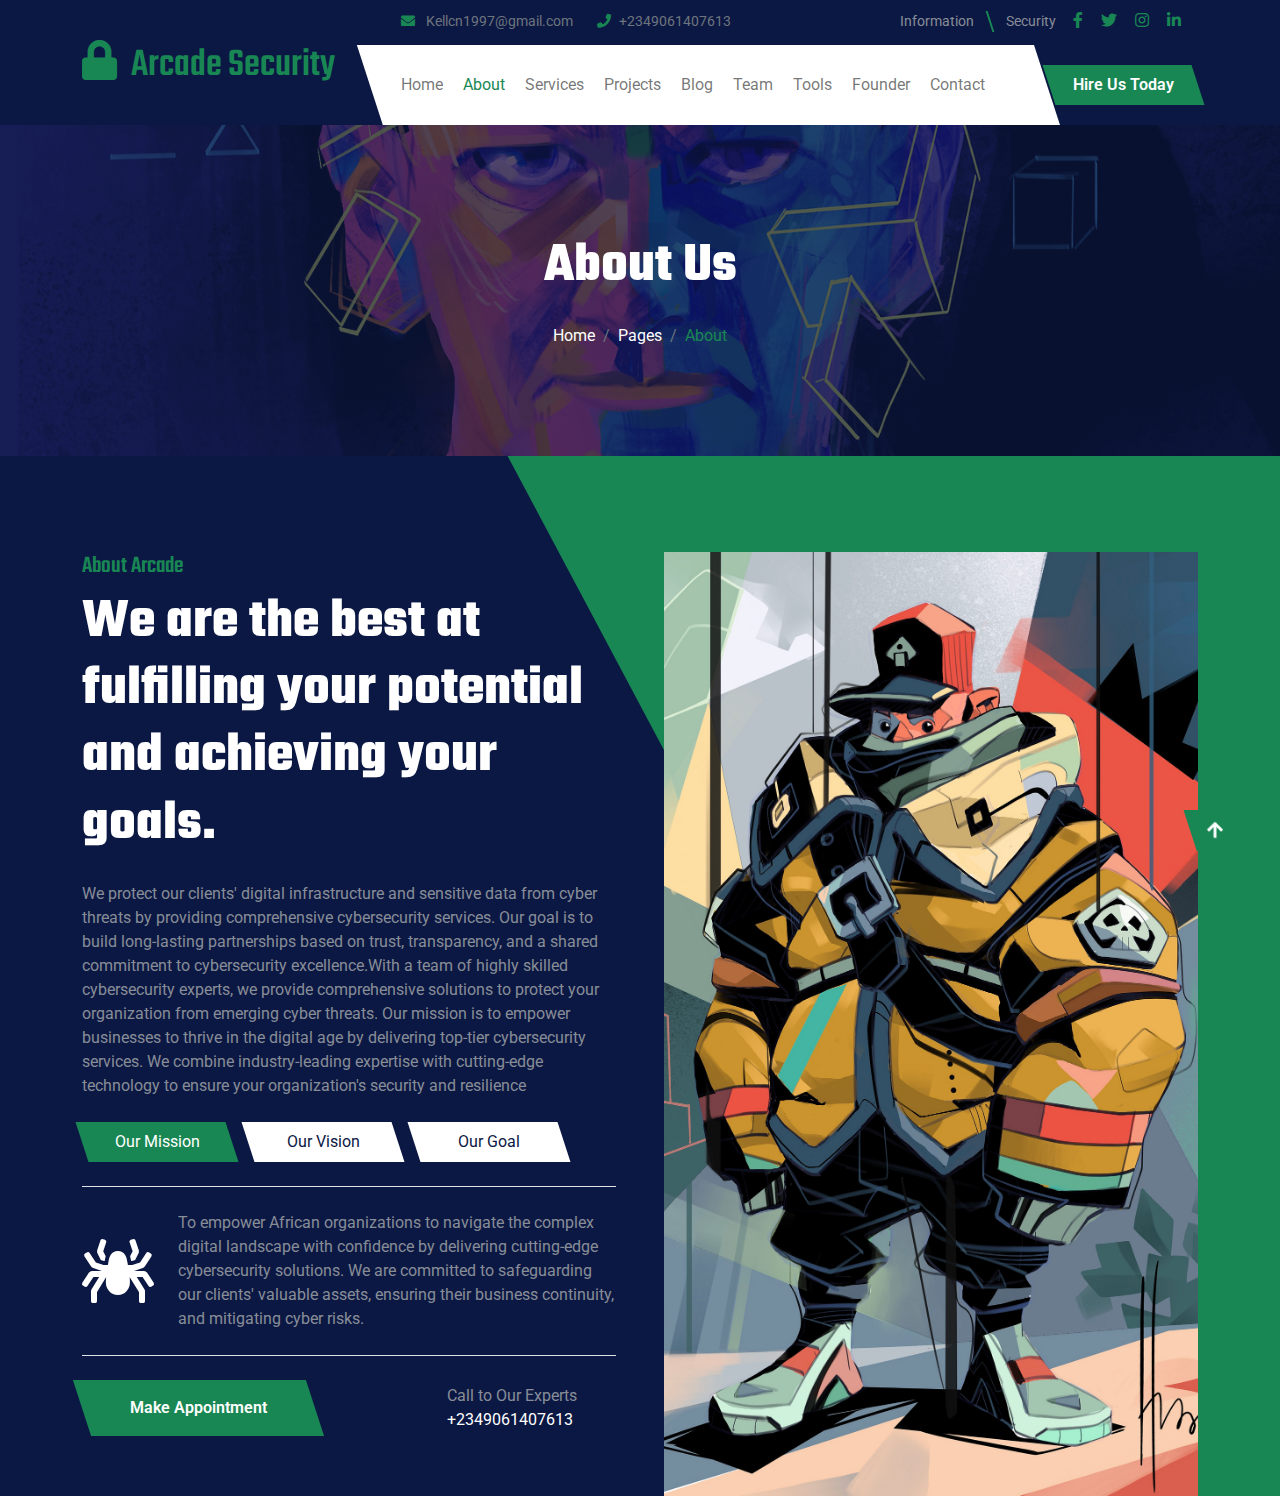
<file: about.html>
<!DOCTYPE html>
<html lang="en">

    <head>
        <meta charset="utf-8">
        <title>Arcade Security </title>
        <meta content="width=device-width, initial-scale=1.0" name="viewport">
        <meta content="" name=" data breach
        security audit
        security consulting
        Specific Service Keywords:
        
        vulnerability assessment
        vulnerability scanning
        penetration testing
        ethical hacking
        red teaming
        risk assessment
        risk management
        security audit
        compliance audit
        security consulting
        Target Audience Keywords:
        
        small business security
        enterprise security
        healthcare security
        financial security
        government security
        cloud security ">
        <meta content="Uncover potential weaknesses in your IT infrastructure with 
        our rigorous vulnerability assessments. Our expert team meticulously scans your
         systems, networks, and applications to identify and prioritize vulnerabilities.
          By proactively addressing these 
        vulnerabilities, you can significantly reduce the risk of cyberattacks." name="description">

        <!-- Google Web Fonts -->
        <link rel="preconnect" href="https://fonts.googleapis.com">
        <link rel="preconnect" href="https://fonts.gstatic.com" crossorigin>
        <link href="https://fonts.googleapis.com/css2?family=Roboto:ital,wght@0,100;0,300;0,400;0,500;0,700;0,900;1,100;1,300;1,400;1,500;1,700;1,900&family=Teko:wght@300..700&display=swap" rel="stylesheet">

        <!-- Icon Font Stylesheet -->
        <link rel="stylesheet" href="https://use.fontawesome.com/releases/v5.15.4/css/all.css"/>
        <link href="https://cdn.jsdelivr.net/npm/bootstrap-icons@1.4.1/font/bootstrap-icons.css" rel="stylesheet">

        <!-- Libraries Stylesheet -->
        <link rel="stylesheet" href="lib/animate/animate.min.css"/>
        <link href="lib/owlcarousel/assets/owl.carousel.min.css" rel="stylesheet">


        <!-- Customized Bootstrap Stylesheet -->
        <link href="css/bootstrap.min.css" rel="stylesheet">

        <!-- Template Stylesheet -->
        <link href="css/style.css" rel="stylesheet">
    </head>

    <body>

        <!-- Spinner Start -->
        <div id="spinner" class="show bg-white position-fixed translate-middle w-100 vh-100 top-50 start-50 d-flex align-items-center justify-content-center">
            <div class="spinner-border text-primary" style="width: 3rem; height: 3rem;" role="status">
                <span class="sr-only">Loading...</span>
            </div>
        </div>
        <!-- Spinner End -->

        <!-- Navbar & Hero Start -->
        <div class="container-fluid header-top">
            <div class="nav-shaps-2"></div>
            <div class="container d-flex align-items-center">
                <div class="d-flex align-items-center h-100">
                    <a href="#" class="navbar-brand" style="height: 125px;">
                        <h1 class="text-primary mb-0"><i class="fas fa-lock me-2"></i> Arcade Security</h1>
                      
                    </a>
                </div>
                <div class="w-100 h-100">
                    <div class="topbar px-0 py-2 d-none d-lg-block" style="height: 45px;">
                        <div class="row gx-0 align-items-center">
                            <div class="col-lg-8 text-center text-lg-center mb-lg-0">
                                <div class="d-flex flex-wrap">
                                    <div class="pe-4">
                                        <a href="mailto:kellcn1997@gmail.com" class="text-muted small"><i class="fas fa-envelope text-primary me-2"></i> Kellcn1997@gmail.com</a>
                                    </div>
                                    <div class="pe-0">
                                        <a href="mailto:Kellcn1997@gmail.com" class="text-muted small"><i class="fa fa-phone text-primary me-2"></i>+2349061407613</a>
                                    </div>
                                </div>
                            </div>
                            <div class="col-lg-4 text-center text-lg-end">
                                <div class="d-flex justify-content-end">
                                    <div class="d-flex align-items-center small">
                                        <a href="#" class="login-btn text-body me-3 pe-3"> <span>Information  </span></a>
                                        <a href="#" class="text-body me-3">Security</a>
                                    </div>
                                    <div class="d-flex pe-3">
                                        <a class="btn p-0 text-primary me-3" href="https://www.instagram.com/arcade__software/ "><i class="fab fa-facebook-f"></i></a>
                                        <a class="btn p-0 text-primary me-3" href="https://www.instagram.com/arcade__software/ "><i class="fab fa-twitter"></i></a>
                                        <a class="btn p-0 text-primary me-3" href="https://www.instagram.com/arcade__software/ "><i class="fab fa-instagram"></i></a>
                                        <a class="btn p-0 text-primary me-0" href="https://www.instagram.com/arcade__software/ "><i class="fab fa-linkedin-in"></i></a>
                                    </div>
                                </div>
                            </div>
                        </div>
                    </div>
                    <div class="nav-bar px-0 py-lg-0" style="height: 80px;">
                        <nav class="navbar navbar-expand-lg navbar-light d-flex justify-content-lg-end">
                            <a href="#" class="navbar-brand-2">
                                <h1 class="text-primary mb-0"><i class="fas fa-lock me-2"></i> Arcade Secuirty </h1>
                                <!-- <img src="img/logo.png" alt="Logo"> -->
                            </a> 
                            <button class="navbar-toggler" type="button" data-bs-toggle="collapse" data-bs-target="#navbarCollapse">
                                <span class="fa fa-bars"></span>
                            </button>
                            <div class="collapse navbar-collapse" id="navbarCollapse">
                                <div class="navbar-nav mx-0 mx-lg-auto">
                                    <a href="index.html" class="nav-item nav-link ">Home</a>
                                    <a href="about.html" class="nav-item nav-link active ">About</a>
                                    <a href="services.html" class="nav-item nav-link">Services </a>
                                    <a href="projects.html" class="nav-item nav-link">Projects </a>
                                   
                                    <a href="blog.html" class="nav-item nav-link">Blog </a>
                                    <a href="team.html" class="nav-item nav-link">Team </a>
                                    <a href="Book.html" class="nav-item nav-link">Tools   </a>
                                    <a href="founder.html" class="nav-item nav-link">Founder </a>
                                    <a href="contact.html" class="nav-item nav-link">Contact</a>
                                    <div class="nav-btn ps-3">

                                        <a href="Book.html" class="btn btn-primary py-2 px-4 ms-0 ms-lg-3"> <span>Hire Us Today </span></a>
                                    </div>
                                    <div class="nav-shaps-1"></div>
                                </div>
                            </div>
                        </nav>
                    </div>
                </div>
            </div>
        </div>
        <!-- Navbar & Hero End -->

        <!-- Modal Search Start -->
        <div class="modal fade" id="searchModal" tabindex="-1" aria-labelledby="exampleModalLabel" aria-hidden="true">
            <div class="modal-dialog modal-fullscreen">
                <div class="modal-content rounded-0">
                    <div class="modal-header">
                        <h5 class="modal-title" id="exampleModalLabel">Search by keyword</h5>
                        <button type="button" class="btn-close" data-bs-dismiss="modal" aria-label="Close"></button>
                    </div>
                    <div class="modal-body d-flex align-items-center bg-primary">
                        <div class="input-group w-75 mx-auto d-flex">
                            <input type="search" class="form-control p-3" placeholder="keywords" aria-describedby="search-icon-1">
                            <span id="search-icon-1" class="btn bg-light border nput-group-text p-3"><i class="fa fa-search"></i></span>
                        </div>
                    </div>
                </div>
            </div>
        </div>
        <!-- Modal Search End -->

        <!-- Header Start -->
        <div class="container-fluid bg-breadcrumb">
            <div class="container text-center py-5" style="max-width: 900px;">
                <h4 class="text-white display-4 mb-4 wow fadeInDown" data-wow-delay="0.1s">About Us</h4>
                <ol class="breadcrumb d-flex justify-content-center mb-0 wow fadeInDown" data-wow-delay="0.3s">
                    <li class="breadcrumb-item"><a href="index.html">Home</a></li>
                    <li class="breadcrumb-item"><a href="#">Pages</a></li>
                    <li class="breadcrumb-item active text-primary">About</li>
                </ol>    
            </div>
        </div>
        <!-- Header End -->

        <!-- About Start -->
        <div class="container-fluid about pt-5">
            <div class="container pt-5">
                <div class="row g-5">
                    <div class="col-xl-6 wow fadeInLeft" data-wow-delay="0.2s">
                        <div class="about-content h-100">
                            <h4 class="text-primary">About Arcade </h4>
                            <h1 class="display-4 text-white mb-4">We are the best at fulfilling your potential and achieving your goals.</h1>
                            <p class="mb-4">   We  protect our clients' digital infrastructure and sensitive data from cyber threats by providing comprehensive cybersecurity services.
                                 Our goal is to build long-lasting partnerships based on trust,
                                 transparency, and a shared commitment to cybersecurity excellence.With a team of 
                                 highly skilled cybersecurity experts, we provide comprehensive solutions to protect
                                  your organization from emerging cyber threats. Our mission is to empower businesses
                                   to thrive in the digital age by delivering top-tier cybersecurity services. We combine industry-leading
                                 expertise with cutting-edge technology to ensure your organization's security and resilience </p>
                            <div class="tab-class pb-4">
                                <ul class="nav d-flex mb-2">
                                    <li class="nav-item mb-3">
                                        <a class="d-flex py-2 active" data-bs-toggle="pill" href="#tab-1">
                                            <span style="width: 150px;">Our Mission</span>
                                        </a>
                                    </li>
                                    <li class="nav-item mb-3">
                                        <a class="d-flex py-2 mx-3" data-bs-toggle="pill" href="#tab-2">
                                            <span style="width: 150px;">Our Vision</span>
                                        </a>
                                    </li>
                                    <li class="nav-item mb-3">
                                        <a class="d-flex py-2" data-bs-toggle="pill" href="#tab-3">
                                            <span style="width: 150px;">Our Goal</span>
                                        </a>
                                    </li>
                                </ul>
                                <div class="tab-content">
                                    <div id="tab-1" class="tab-pane fade show p-0 active">
                                        <div class="row">
                                            <div class="col-12">
                                                <div class="d-flex align-items-center border-top border-bottom py-4">
                                                    <span class="fas fa-spider text-white fa-4x me-4"></span>
                                                    <p class="mb-0">To empower African organizations to navigate the complex digital
                                                         landscape with confidence by delivering cutting-edge cybersecurity solutions.
                                                          We are committed to safeguarding our clients'
                                                         valuable assets, ensuring their business continuity, and mitigating cyber risks.
                                                    </p>
                                                </div>
                                            </div>
                                        </div>
                                    </div>
                                    <div id="tab-2" class="tab-pane fade show p-0">
                                        <div class="row">
                                            <div class="col-12">
                                                <div class="d-flex align-items-center border-top border-bottom py-4">
                                                    <span class="fas fa-spider text-white fa-4x me-4"></span>
                                                    <p class="mb-0">To be the leading cybersecurity partner in Africa,
                                                         recognized for our innovative approach, exceptional service, and unwavering dedication to 
                                                         client success. We envision a future where our clients are empowered to embrace digital 
                                                         transformation without fear,
                                                         knowing that their security is our priority.
                                                    </p>
                                                </div>
                                            </div>
                                        </div>
                                    </div>
                                    <div id="tab-3" class="tab-pane fade show p-0">
                                        <div class="row">
                                            <div class="col-12">
                                                <div class="d-flex align-items-center border-top border-bottom py-4">
                                                    <span class="fas fa-spider text-white fa-4x me-4"></span>
                                                    <p class="mb-0">To protect our clients' digital infrastructure and
                                                         sensitive data from cyber threats by providing comprehensive cybersecurity services. 
                                                         Our goal is to build long-lasting partnerships based on trust, 
                                                        transparency, and a shared commitment to cybersecurity excellence.
                                                    </p>
                                                </div>
                                            </div>
                                        </div>
                                    </div>
                                </div>
                            </div>
                            <div class="row g-4 align-items-center">
                                <div class="col-sm-6">
                                    <a href="Book.html" class="btn btn-primary py-3 px-5"> <span>Make Appointment</span></a>
                                </div>
                                <div class="col-sm-6">
                                    <div class="d-flex flex-shrink-0 ps-4">
                                        <a href="#" class="btn btn-light btn-lg-square position-relative wow tada" data-wow-delay=".9s">
                                            <i class="fa fa-phone-alt fa-2x"></i>
                                            <div class="position-absolute" style="top: 5px; right: 5px;">
                                                <span><i class="fa fa-comment-dots text-dark"></i></span>
                                            </div>
                                        </a>
                                        <div class="d-flex flex-column ms-3">
                                            <span>Call to Our Experts</span>
                                            <a href="tel:+ 0123 456 7890"><span class="text-white">+2349061407613 </span></a>
                                        </div>
                                    </div>
                                </div>
                            </div>
                        </div>
                    </div>
                    <div class="col-xl-6 wow fadeInUp" data-wow-delay="0.2s">
                        <div class="about-img h-100">
                            <div class="about-img-inner d-flex h-100">
                                <img src="p6.jpg" class="img-fluid w-100" style="object-fit: cover;" alt="">
                            </div>
                        </div>
                    </div>
                </div>
            </div>
        </div>
        <!-- About End -->

       
       


        <!-- Back to Top -->
        <div class="back-to-top">
            <a href="#" class="btn"><i class="fa fa-arrow-up"></i></a>  
        </div> 

        
        <!-- JavaScript Libraries -->
        <script src="https://ajax.googleapis.com/ajax/libs/jquery/3.6.4/jquery.min.js"></script>
        <script src="https://cdn.jsdelivr.net/npm/bootstrap@5.0.0/dist/js/bootstrap.bundle.min.js"></script>
        <script src="lib/wow/wow.min.js"></script>
        <script src="lib/easing/easing.min.js"></script>
        <script src="lib/waypoints/waypoints.min.js"></script>
        <script src="lib/owlcarousel/owl.carousel.min.js"></script>
        

        <!-- Template Javascript -->
        <script src="js/main.js"></script>
    </body>

</html>
</file>
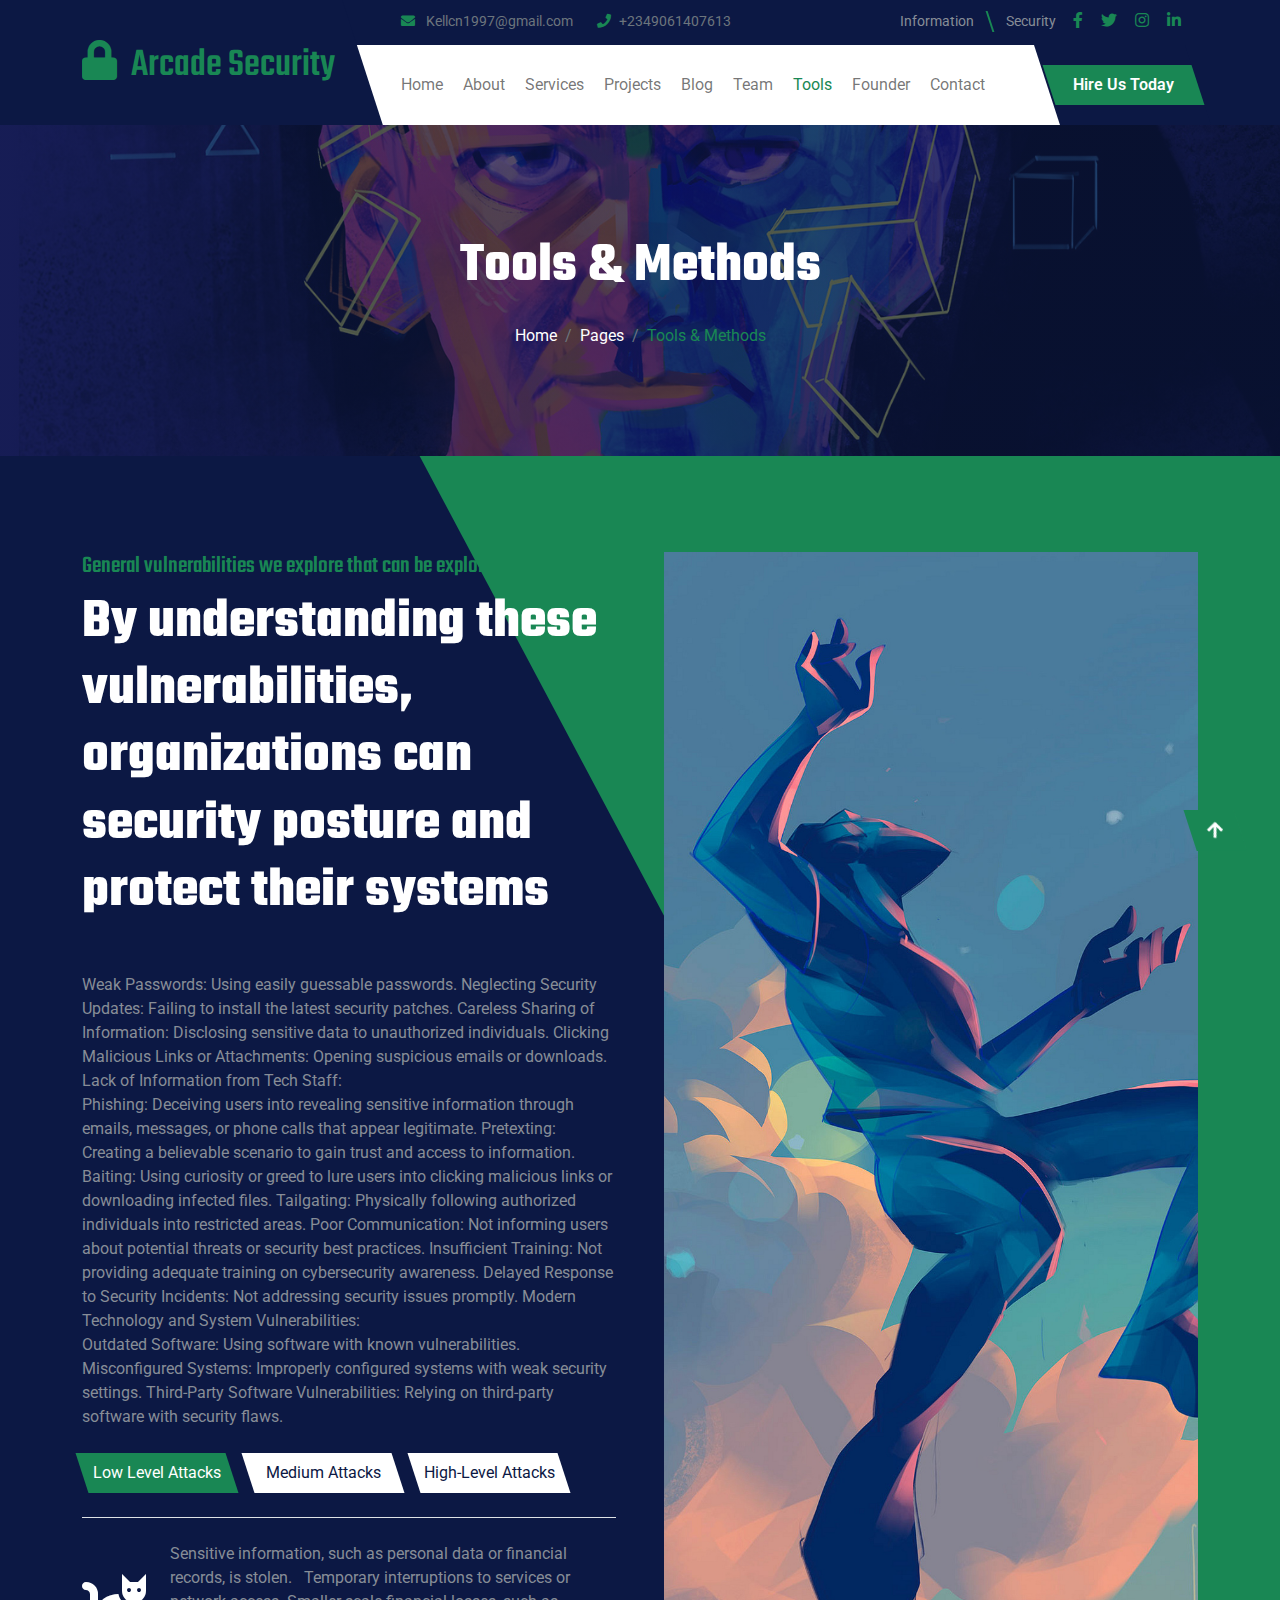
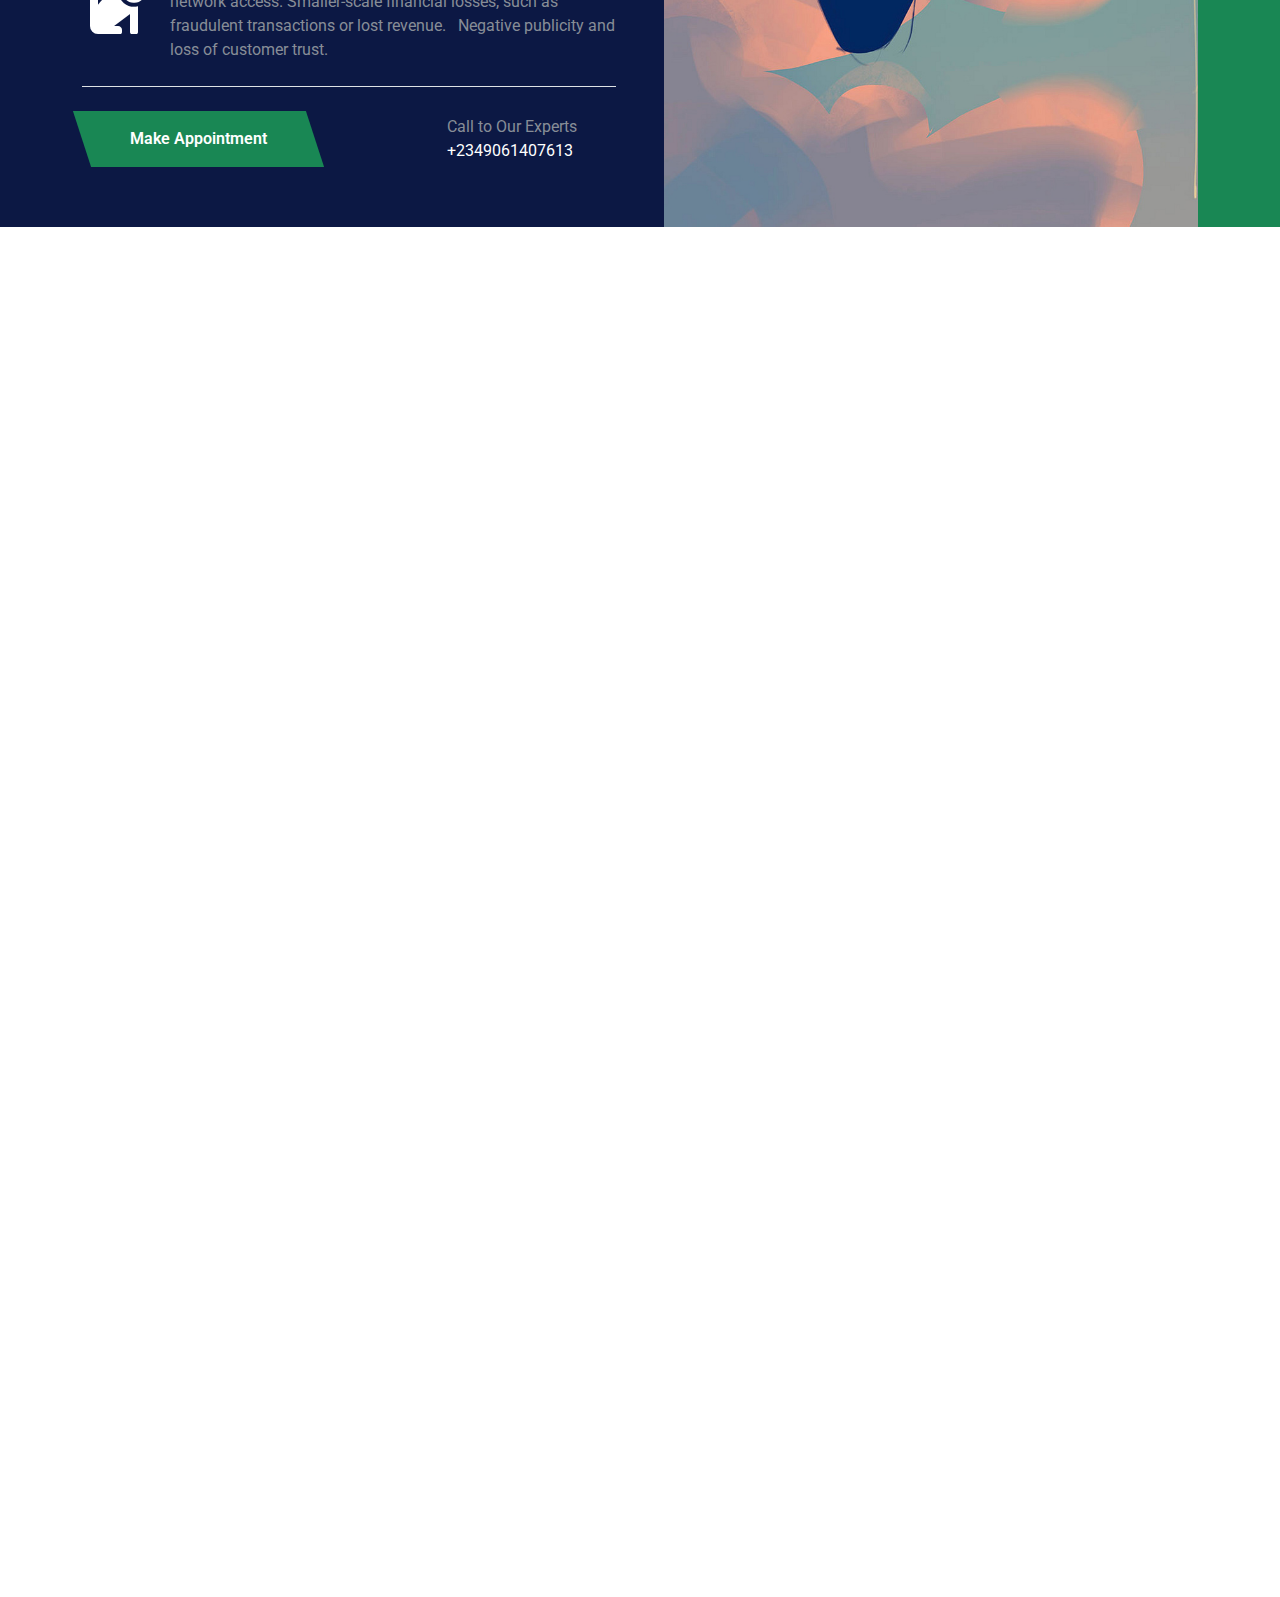
<file: Book.html>
<!DOCTYPE html>
<html lang="en">

    <head>
        <meta charset="utf-8">
        <title>Arcade Security </title>
        <meta content="width=device-width, initial-scale=1.0" name="viewport">
        <meta content="" name=" data breach
        security audit
        security consulting
        Specific Service Keywords:
        
        vulnerability assessment
        vulnerability scanning
        penetration testing
        ethical hacking
        red teaming
        risk assessment
        risk management
        security audit
        compliance audit
        security consulting
        Target Audience Keywords:
        
        small business security
        enterprise security
        healthcare security
        financial security
        government security
        cloud security ">
        <meta content="Uncover potential weaknesses in your IT infrastructure with 
        our rigorous vulnerability assessments. Our expert team meticulously scans your
         systems, networks, and applications to identify and prioritize vulnerabilities.
          By proactively addressing these 
        vulnerabilities, you can significantly reduce the risk of cyberattacks." name="description">

        <!-- Google Web Fonts -->
        <link rel="preconnect" href="https://fonts.googleapis.com">
        <link rel="preconnect" href="https://fonts.gstatic.com" crossorigin>
        <link href="https://fonts.googleapis.com/css2?family=Roboto:ital,wght@0,100;0,300;0,400;0,500;0,700;0,900;1,100;1,300;1,400;1,500;1,700;1,900&family=Teko:wght@300..700&display=swap" rel="stylesheet">

        <!-- Icon Font Stylesheet -->
        <link rel="stylesheet" href="https://use.fontawesome.com/releases/v5.15.4/css/all.css"/>
        <link href="https://cdn.jsdelivr.net/npm/bootstrap-icons@1.4.1/font/bootstrap-icons.css" rel="stylesheet">

        <!-- Libraries Stylesheet -->
        <link rel="stylesheet" href="lib/animate/animate.min.css"/>
        <link href="lib/owlcarousel/assets/owl.carousel.min.css" rel="stylesheet">


        <!-- Customized Bootstrap Stylesheet -->
        <link href="css/bootstrap.min.css" rel="stylesheet">

        <!-- Template Stylesheet -->
        <link href="css/style.css" rel="stylesheet">
    </head>

    <body>

        <!-- Spinner Start -->
        <div id="spinner" class="show bg-white position-fixed translate-middle w-100 vh-100 top-50 start-50 d-flex align-items-center justify-content-center">
            <div class="spinner-border text-primary" style="width: 3rem; height: 3rem;" role="status">
                <span class="sr-only">Loading...</span>
            </div>
        </div>
        <!-- Spinner End -->

        <!-- Navbar & Hero Start -->
        <div class="container-fluid header-top">
            <div class="nav-shaps-2"></div>
            <div class="container d-flex align-items-center">
                <div class="d-flex align-items-center h-100">
                    <a href="#" class="navbar-brand" style="height: 125px;">
                        <h1 class="text-primary mb-0"><i class="fas fa-lock me-2"></i> Arcade Security</h1>
                      
                    </a>
                </div>
                <div class="w-100 h-100">
                    <div class="topbar px-0 py-2 d-none d-lg-block" style="height: 45px;">
                        <div class="row gx-0 align-items-center">
                            <div class="col-lg-8 text-center text-lg-center mb-lg-0">
                                <div class="d-flex flex-wrap">
                                    <div class="pe-4">
                                        <a href="mailto:kellcn1997@gmail.com" class="text-muted small"><i class="fas fa-envelope text-primary me-2"></i> Kellcn1997@gmail.com</a>
                                    </div>
                                    <div class="pe-0">
                                        <a href="mailto:Kellcn1997@gmail.com" class="text-muted small"><i class="fa fa-phone text-primary me-2"></i>+2349061407613</a>
                                    </div>
                                </div>
                            </div>
                            <div class="col-lg-4 text-center text-lg-end">
                                <div class="d-flex justify-content-end">
                                    <div class="d-flex align-items-center small">
                                        <a href="#" class="login-btn text-body me-3 pe-3"> <span>Information  </span></a>
                                        <a href="#" class="text-body me-3">Security</a>
                                    </div>
                                    <div class="d-flex pe-3">
                                        <a class="btn p-0 text-primary me-3" href="https://www.instagram.com/arcade__software/ "><i class="fab fa-facebook-f"></i></a>
                                        <a class="btn p-0 text-primary me-3" href="https://www.instagram.com/arcade__software/ "><i class="fab fa-twitter"></i></a>
                                        <a class="btn p-0 text-primary me-3" href="https://www.instagram.com/arcade__software/ "><i class="fab fa-instagram"></i></a>
                                        <a class="btn p-0 text-primary me-0" href="https://www.instagram.com/arcade__software/ "><i class="fab fa-linkedin-in"></i></a>
                                    </div>
                                </div>
                            </div>
                        </div>
                    </div>
                    <div class="nav-bar px-0 py-lg-0" style="height: 80px;">
                        <nav class="navbar navbar-expand-lg navbar-light d-flex justify-content-lg-end">
                            <a href="#" class="navbar-brand-2">
                                <h1 class="text-primary mb-0"><i class="fas fa-lock me-2"></i> Arcade Secuirty </h1>
                                <!-- <img src="img/logo.png" alt="Logo"> -->
                            </a> 
                            <button class="navbar-toggler" type="button" data-bs-toggle="collapse" data-bs-target="#navbarCollapse">
                                <span class="fa fa-bars"></span>
                            </button>
                            <div class="collapse navbar-collapse" id="navbarCollapse">
                                <div class="navbar-nav mx-0 mx-lg-auto">
                                    <a href="index.html" class="nav-item nav-link ">Home</a>
                                    <a href="about.html" class="nav-item nav-link  ">About</a>
                                    <a href="services.html" class="nav-item nav-link">Services </a>
                                    <a href="projects.html" class="nav-item nav-link">Projects </a>
                                   
                                    <a href="blog.html" class="nav-item nav-link">Blog </a>
                                    <a href="team.html" class="nav-item nav-link">Team </a>
                                    <a href="Book.html" class="nav-item nav-link active ">Tools   </a>
                                    <a href="founder.html" class="nav-item nav-link">Founder </a>
                                    <a href="contact.html" class="nav-item nav-link">Contact</a>
                                    <div class="nav-btn ps-3">

                                        <a href="Book.html" class="btn btn-primary py-2 px-4 ms-0 ms-lg-3"> <span>Hire Us Today </span></a>
                                    </div>
                                    <div class="nav-shaps-1"></div>
                                </div>
                            </div>
                        </nav>
                    </div>
                </div>
            </div>
        </div>
        <!-- Navbar & Hero End -->

        <!-- Modal Search Start -->
        <div class="modal fade" id="searchModal" tabindex="-1" aria-labelledby="exampleModalLabel" aria-hidden="true">
            <div class="modal-dialog modal-fullscreen">
                <div class="modal-content rounded-0">
                    <div class="modal-header">
                        <h5 class="modal-title" id="exampleModalLabel">Search by keyword</h5>
                        <button type="button" class="btn-close" data-bs-dismiss="modal" aria-label="Close"></button>
                    </div>
                    <div class="modal-body d-flex align-items-center bg-primary">
                        <div class="input-group w-75 mx-auto d-flex">
                            <input type="search" class="form-control p-3" placeholder="keywords" aria-describedby="search-icon-1">
                            <span id="search-icon-1" class="btn bg-light border nput-group-text p-3"><i class="fa fa-search"></i></span>
                        </div>
                    </div>
                </div>
            </div>
        </div>
        <!-- Modal Search End -->

        <!-- Header Start -->
        <div class="container-fluid bg-breadcrumb">
            <div class="container text-center py-5" style="max-width: 900px;">
                <h4 class="text-white display-4 mb-4 wow fadeInDown" data-wow-delay="0.1s">Tools & Methods </h4>
                <ol class="breadcrumb d-flex justify-content-center mb-0 wow fadeInDown" data-wow-delay="0.3s">
                    <li class="breadcrumb-item"><a href="index.html">Home</a></li>
                    <li class="breadcrumb-item"><a href="#">Pages</a></li>
                    <li class="breadcrumb-item active text-primary">Tools & Methods </li>
                </ol>    
            </div>
        </div>
        <!-- Header End -->

        <!-- About Start -->
        <div class="container-fluid about pt-5">
            <div class="container pt-5">
                <div class="row g-5">
                    <div class="col-xl-6 wow fadeInLeft" data-wow-delay="0.2s">
                        <div class="about-content h-100">
                            <h4 class="text-primary">General vulnerabilities  we explore that can be exploited  </h4>
                            <h1 class="display-4 text-white mb-4">By understanding these vulnerabilities, organizations can  security posture and protect their systems  </h1>
                            <p class="mb-4">   

                               
                                <BR>
                               
                                
                                Weak Passwords: Using easily guessable passwords.
                                Neglecting Security Updates: Failing to install the latest security patches.
                                Careless Sharing of Information: Disclosing sensitive data to unauthorized individuals.
                                Clicking Malicious Links or Attachments: Opening suspicious emails or downloads.
                                Lack of Information from Tech Staff:
                                <BR>
                                    Phishing: Deceiving users into revealing sensitive information through emails, messages, or phone calls that appear legitimate.
                                    Pretexting: Creating a believable scenario to gain trust and access to information.
                                    Baiting: Using curiosity or greed to lure users into clicking malicious links or downloading infected files.
                                    Tailgating: Physically following authorized individuals into restricted areas.
                                Poor Communication: Not informing users about potential threats or security best practices.
                                Insufficient Training: Not providing adequate training on cybersecurity awareness.
                                Delayed Response to Security Incidents: Not addressing security issues promptly.
                                Modern Technology and System Vulnerabilities:
                                
                                <BR>
                                Outdated Software: Using software with known vulnerabilities.
                                Misconfigured Systems: Improperly configured systems with weak security settings.
                                Third-Party Software Vulnerabilities: Relying on third-party software with security flaws. </p>
                            <div class="tab-class pb-4">
                                <ul class="nav d-flex mb-2">
                                    <li class="nav-item mb-3">
                                        <a class="d-flex py-2 active" data-bs-toggle="pill" href="#tab-1">
                                            <span style="width: 150px;">Low Level Attacks </span>
                                        </a>
                                    </li>
                                    <li class="nav-item mb-3">
                                        <a class="d-flex py-2 mx-3" data-bs-toggle="pill" href="#tab-2">
                                            <span style="width: 150px;"> Medium  Attacks</span>
                                        </a>
                                    </li>
                                    <li class="nav-item mb-3">
                                        <a class="d-flex py-2" data-bs-toggle="pill" href="#tab-3">
                                            <span style="width: 150px;">High-Level Attacks </span>
                                        </a>
                                    </li>
                                </ul>
                                <div class="tab-content">
                                    <div id="tab-1" class="tab-pane fade show p-0 active">
                                        <div class="row">
                                            <div class="col-12">
                                                <div class="d-flex align-items-center border-top border-bottom py-4">
                                                    <span class="fas fa-cat text-white fa-4x me-4"></span>
                                                    <p class="mb-0">Sensitive information, such as personal data or financial records, is stolen.   
                                                         Temporary interruptions to services or network access.
                                                     Smaller-scale financial losses, such as fraudulent transactions or lost revenue.   
                                                         Negative publicity and loss of customer trust.
                                                        
                                                         
                                                    </p>
                                                </div>
                                            </div>
                                        </div>
                                    </div>
                                    <div id="tab-2" class="tab-pane fade show p-0">
                                        <div class="row">
                                            <div class="col-12">
                                                <div class="d-flex align-items-center border-top border-bottom py-4">
                                                    <span class="fas fa-bomb text-white fa-4x me-4"></span>
                                                    <p class="mb-0"> Large-scale data breaches affecting numerous individuals or organizations.
                                                     Prolonged system outages, leading to significant operational disruption.
                                                      Substantial financial losses, including lost revenue, legal fees, and regulatory fines.
                                                        
                                                        
                                                    </p>
                                                </div>
                                            </div>
                                        </div>
                                    </div>
                                    <div id="tab-3" class="tab-pane fade show p-0">
                                        <div class="row">
                                            <div class="col-12">
                                                <div class="d-flex align-items-center border-top border-bottom py-4">
                                                    <span class="fas fa-dragon  text-white fa-4x me-4"></span>
                                                    <p class="mb-0"> Attacks on essential infrastructure, such as power grids, transportation systems, or healthcare facilities.   
                                                       Compromising national security by targeting government agencies or critical infrastructure.
                                                       Widespread economic disruption, including market crashes and supply chain disruptions.
                                                        Significant social and political instability, including civil unrest and geopolitical tensions.
                                                    </p>
                                                </div>
                                            </div>
                                        </div>
                                    </div>
                                </div>
                            </div>
                            <div class="row g-4 align-items-center">
                                <div class="col-sm-6">
                                    <a href="Book.html" class="btn btn-primary py-3 px-5"> <span>Make Appointment</span></a>
                                </div>
                                <div class="col-sm-6">
                                    <div class="d-flex flex-shrink-0 ps-4">
                                        <a href="#" class="btn btn-light btn-lg-square position-relative wow tada" data-wow-delay=".9s">
                                            <i class="fa fa-phone-alt fa-2x"></i>
                                            <div class="position-absolute" style="top: 5px; right: 5px;">
                                                <span><i class="fa fa-comment-dots text-dark"></i></span>
                                            </div>
                                        </a>
                                        <div class="d-flex flex-column ms-3">
                                            <span>Call to Our Experts</span>
                                            <a href="tel:+ 0123 456 7890"><span class="text-white">+2349061407613 </span></a>
                                        </div>
                                    </div>
                                </div>
                            </div>
                        </div>
                    </div>
                    <div class="col-xl-6 wow fadeInUp" data-wow-delay="0.2s">
                        <div class="about-img h-100">
                            <div class="about-img-inner d-flex h-100">
                                <img src="p7.jpg" class="img-fluid w-100" style="object-fit: cover;" alt="">
                            </div>
                        </div>
                    </div>
                </div>
            </div>
        </div>
        <!-- About End -->

       
       
<!-- Contact Start -->
<div class="container-fluid contact py-5">
    <div class="container py-5">
        <div class="row g-5">
            <div class="col-lg-6 wow fadeInLeft" data-wow-delay="0.2s">
                <div class="mb-4">
                    <h4 class="text-primary">Contact Us</h4>
                    <h1 class="display-4 mb-4">Contact With Team Of Experts</h1>

                    </p>
                    <div class="row g-4">
                        <div class="col-lg-6">
                            <div class="bg-white d-flex">
                                <i class="fas fa-map-marker-alt fa-2x text-primary me-2"></i>
                                <div>
                                    <h4>Address</h4>
                                    <p class="mb-0">Abuja , Nigeria </p>
                                </div>
                            </div>
                        </div>
                        <div class="col-lg-6">
                            <div class="bg-white d-flex">
                                <i class="fas fa-envelope fa-2x text-primary me-2"></i>
                                <div>
                                    <h4>Mail Us</h4>
                                    <p class="mb-0">Kellcn1997@Gmail.com</p>
                                </div>
                            </div>
                        </div>
                        <div class="col-lg-6">
                            <div class="bg-white d-flex">
                                <i class="fa fa-phone-alt fa-2x text-primary me-2"></i>
                                <div>
                                    <h4>Telephone</h4>
                                    <p class="mb-0"> +2349061407613</p>
                                </div>
                            </div>
                        </div>
                        <div class="col-lg-6">
                            <div class="bg-white d-flex">
                                <i class="fab fa-firefox-browser fa-2x text-primary me-2"></i>
                                <div>
                                    <h4>Arcade.name.ng</h4>
                                    <p class="mb-0"> +2349061407613</p>
                                </div>
                            </div>
                        </div>
                    </div>
                </div>
                <div class="d-flex ms-2 mb-5">
                    <a class="btn btn-dark py-2 px-3 px-sm-4 me-2" href=" https://www.instagram.com/arcade__software/"> <span>facebook</span> <i class="fas fa-chevron-circle-right"></i></a>
                    <a class="btn btn-dark py-2 px-3 px-sm-4 mx-2" href="https://www.instagram.com/arcade__software/ "> <span>twitter</span> <i class="fas fa-chevron-circle-right"></i></a>
                    <a class="btn btn-dark py-2 px-3 px-sm-4 ms-2" href="https://www.instagram.com/arcade__software/ "> <span>instagram</span> <i class="fas fa-chevron-circle-right"></i></a>
                </div>
                <div class="contact-banner">
                    <div class="row g-0">
                        <div class="col-9">
                            <div class="p-4 pe-0">
                                <h4 class="display-5 mb-0">Want To Join Our Talanded Team</h4>
                                <div class="d-flex align-items-center">
                                    <a href="index.html" class="h5 mb-0 me-3"> Become a Hacker Today </a>
                                    <a class="text-primary py-3" href="https://arcade.name.ng/ "><i class="fas fa-play-circle me-2"></i></a>
                                </div>
                            </div>
                        </div>
                    </div>
                </div>
            </div>
            <div class="col-lg-6 wow fadeInRight" data-wow-delay="0.4s">
                <div class="form-section bg-dark p-5 h-100">
                    <h1 class="display-4 text-white mb-4">Get In touch</h1>
                    <form action="https://formspree.io/f/mdkojekb" method="POST">
                        <div class="row g-4">
                            <div class="col-lg-12 col-xl-6">
                                <div class="form-floating form-section-col">
                                    <input type="text" class="form-control border-0" id="name" name="name" placeholder="Your Name">
                                    <label for="name">Your Name</label>
                                </div>
                            </div>
                            <div class="col-lg-12 col-xl-6">
                                <div class="form-floating form-section-col">
                                    <input type="email" class="form-control border-0" id="email" name="_replyto" placeholder="Your Email">
                                    <label for="email">Your Email</label>
                                </div>
                            </div>
                            <div class="col-lg-12 col-xl-6">
                                <div class="form-floating form-section-col">
                                    <input type="phone" class="form-control border-0" id="phone" name="phone" placeholder="Phone">
                                    <label for="phone">Your Phone</label>
                                </div>
                            </div>
                            <div class="col-lg-12 col-xl-6">
                                <div class="form-floating form-section-col">
                                    <input type="text" class="form-control border-0" id="project" name="project" placeholder="Project">
                                    <label for="project">Your Project</label>
                                </div>
                            </div>
                            <div class="col-12">
                                <div class="form-floating form-section-col">
                                    <input type="text" class="form-control border-0" id="subject" name="subject" placeholder="Subject">
                                    <label for="subject">Subject</label>
                                </div>
                            </div>
                            <div class="col-12">
                                <div class="form-floating">
                                    <textarea class="form-control border-0" placeholder="Leave a message here" id="message" name="message" style="height: 160px;"></textarea>
                                    <label for="message">Message</label>
                                </div>
                            </div>
                            <div class="col-12">
                                <div class="form-check">
                                    <input class="form-check-input" type="checkbox" value="#" id="flexCheck" name="privacy_policy">
                                    <label class="form-check-label" for="flexCheck">I agree with the site privacy policy</label>
                                </div>
                            </div>
                            <div class="col-12">
                                <div class="form-section-col">
                                    <button class="btn-primary w-100 py-3 px-5">Send Message</button>
                                </div>
                            </div>
                        </div>
                    </form>
                </div>
            </div>
            <div class="col-12 wow fadeInUp" data-wow-delay="0.2s">
                <div class="h-100 overflow-hidden">
                    <iframe class="w-100" style="height: 400px;" src=" https://www.google.com/maps/embed?pb=!1m18!1m12!1m3!1d305770.6411442!2d7.408821300000003!3d9.076479399999999!2m3!1f0!2f0!3f0!3m2!1i1024!2i768!4f13.1!3m3!1m2!1s0x10ddd79c048e198b%3A0x7707f0984283c1b1!2sAbuja%2C%20Nigeria!5e0!3m2!1sen!2sbd!4v1694259649153" 
                    loading="lazy" referrerpolicy="no-referrer-when-downgrade"></iframe>
                </div>
            </div>
        </div>
    </div>
</div>
<!-- Contact End -->


        <!-- Back to Top -->
        <div class="back-to-top">
            <a href="#" class="btn"><i class="fa fa-arrow-up"></i></a>  
        </div> 

        
        <!-- JavaScript Libraries -->
        <script src="https://ajax.googleapis.com/ajax/libs/jquery/3.6.4/jquery.min.js"></script>
        <script src="https://cdn.jsdelivr.net/npm/bootstrap@5.0.0/dist/js/bootstrap.bundle.min.js"></script>
        <script src="lib/wow/wow.min.js"></script>
        <script src="lib/easing/easing.min.js"></script>
        <script src="lib/waypoints/waypoints.min.js"></script>
        <script src="lib/owlcarousel/owl.carousel.min.js"></script>
        

        <!-- Template Javascript -->
        <script src="js/main.js"></script>
    </body>

</html>
</file>
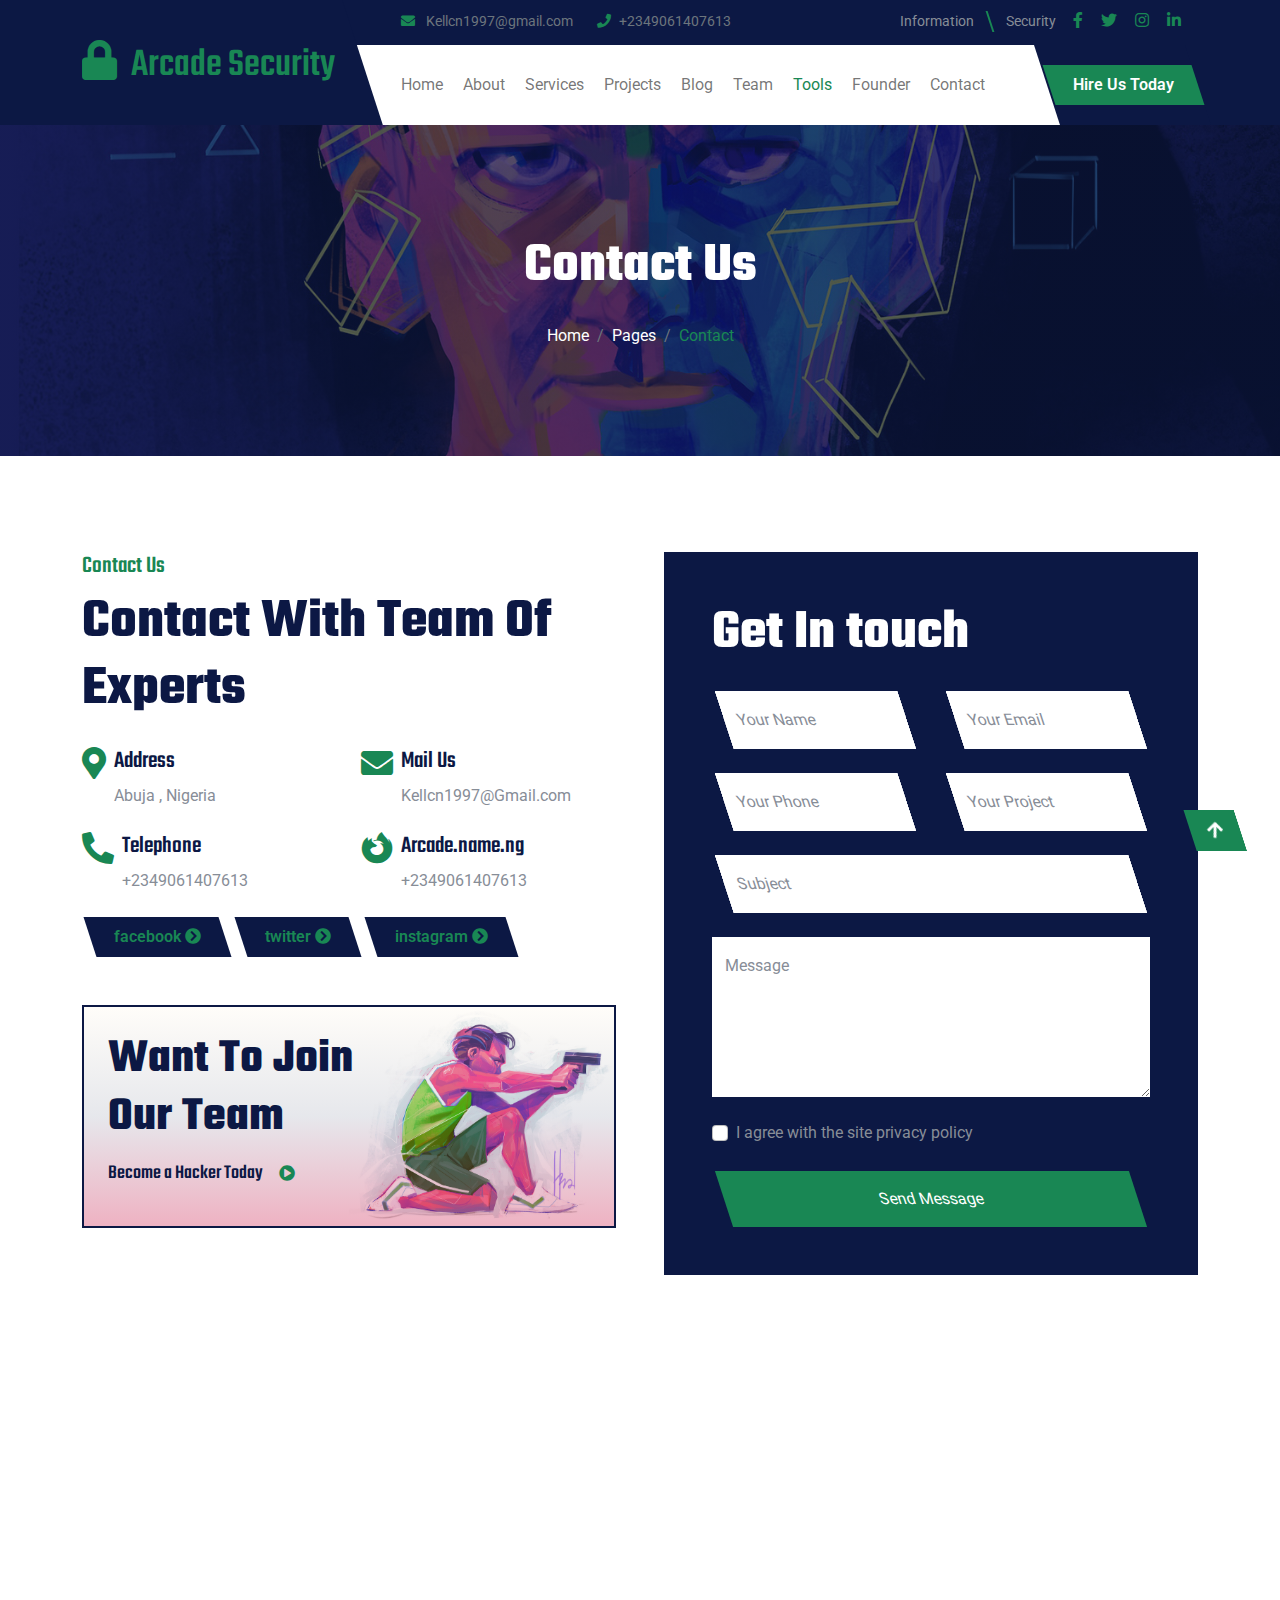
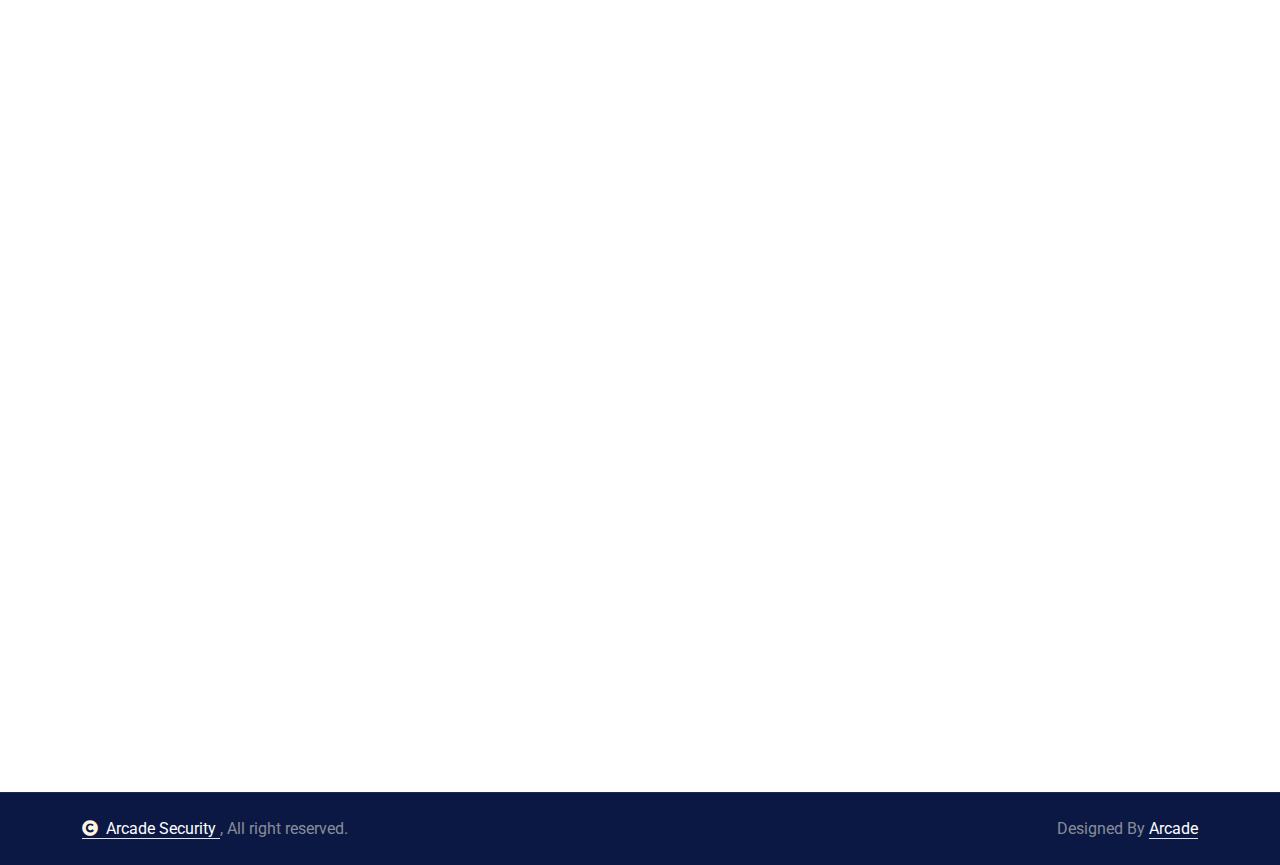
<file: contact.html>
<!DOCTYPE html>
<html lang="en">

    <head>
        <meta charset="utf-8">
        <title>Arcade Security </title>
        <link rel="icon" type="image/x-icon" style="border-radius: 50%;" href="p2.jpg">
        <meta content="width=device-width, initial-scale=1.0" name="viewport">
        <meta content="" name=" data breach
        security audit
        security consulting
        Specific Service Keywords:
        
        vulnerability assessment
        vulnerability scanning
        penetration testing
        ethical hacking
        red teaming
        risk assessment
        risk management
        security audit
        compliance audit
        security consulting
        Target Audience Keywords:
        
        small business security
        enterprise security
        healthcare security
        financial security
        government security
        cloud security ">
        <meta content="Uncover potential weaknesses in your IT infrastructure with 
        our rigorous vulnerability assessments. Our expert team meticulously scans your
         systems, networks, and applications to identify and prioritize vulnerabilities.
          By proactively addressing these 
        vulnerabilities, you can significantly reduce the risk of cyberattacks." name="description">

        <!-- Google Web Fonts -->
        <link rel="preconnect" href="https://fonts.googleapis.com">
        <link rel="preconnect" href="https://fonts.gstatic.com" crossorigin>
        <link href="https://fonts.googleapis.com/css2?family=Roboto:ital,wght@0,100;0,300;0,400;0,500;0,700;0,900;1,100;1,300;1,400;1,500;1,700;1,900&family=Teko:wght@300..700&display=swap" rel="stylesheet">

        <!-- Icon Font Stylesheet -->
        <link rel="stylesheet" href="https://use.fontawesome.com/releases/v5.15.4/css/all.css"/>
        <link href="https://cdn.jsdelivr.net/npm/bootstrap-icons@1.4.1/font/bootstrap-icons.css" rel="stylesheet">

        <!-- Libraries Stylesheet -->
        <link rel="stylesheet" href="lib/animate/animate.min.css"/>
        <link href="lib/owlcarousel/assets/owl.carousel.min.css" rel="stylesheet">


        <!-- Customized Bootstrap Stylesheet -->
        <link href="css/bootstrap.min.css" rel="stylesheet">

        <!-- Template Stylesheet -->
        <link href="css/style.css" rel="stylesheet">
    </head>

    <body>

        <!-- Spinner Start -->
        <div id="spinner" class="show bg-white position-fixed translate-middle w-100 vh-100 top-50 start-50 d-flex align-items-center justify-content-center">
            <div class="spinner-border text-primary" style="width: 3rem; height: 3rem;" role="status">
                <span class="sr-only">Loading...</span>
            </div>
        </div>
        <!-- Spinner End -->

        <!-- Navbar & Hero Start -->
        <div class="container-fluid header-top">
            <div class="nav-shaps-2"></div>
            <div class="container d-flex align-items-center">
                <div class="d-flex align-items-center h-100">
                    <a href="#" class="navbar-brand" style="height: 125px;">
                        <h1 class="text-primary mb-0"><i class="fas fa-lock me-2"></i> Arcade Security</h1>
                      
                    </a>
                </div>
                <div class="w-100 h-100">
                    <div class="topbar px-0 py-2 d-none d-lg-block" style="height: 45px;">
                        <div class="row gx-0 align-items-center">
                            <div class="col-lg-8 text-center text-lg-center mb-lg-0">
                                <div class="d-flex flex-wrap">
                                    <div class="pe-4">
                                        <a href="mailto:kellcn1997@gmail.com" class="text-muted small"><i class="fas fa-envelope text-primary me-2"></i> Kellcn1997@gmail.com</a>
                                    </div>
                                    <div class="pe-0">
                                        <a href="mailto:Kellcn1997@gmail.com" class="text-muted small"><i class="fa fa-phone text-primary me-2"></i>+2349061407613</a>
                                    </div>
                                </div>
                            </div>
                            <div class="col-lg-4 text-center text-lg-end">
                                <div class="d-flex justify-content-end">
                                    <div class="d-flex align-items-center small">
                                        <a href="#" class="login-btn text-body me-3 pe-3"> <span>Information  </span></a>
                                        <a href="#" class="text-body me-3">Security</a>
                                    </div>
                                    <div class="d-flex pe-3">
                                        <a class="btn p-0 text-primary me-3" href="https://www.instagram.com/arcade__software/ "><i class="fab fa-facebook-f"></i></a>
                                        <a class="btn p-0 text-primary me-3" href="https://www.instagram.com/arcade__software/ "><i class="fab fa-twitter"></i></a>
                                        <a class="btn p-0 text-primary me-3" href="https://www.instagram.com/arcade__software/ "><i class="fab fa-instagram"></i></a>
                                        <a class="btn p-0 text-primary me-0" href="https://www.instagram.com/arcade__software/ "><i class="fab fa-linkedin-in"></i></a>
                                    </div>
                                </div>
                            </div>
                        </div>
                    </div>
                    <div class="nav-bar px-0 py-lg-0" style="height: 80px;">
                        <nav class="navbar navbar-expand-lg navbar-light d-flex justify-content-lg-end">
                            <a href="#" class="navbar-brand-2">
                                <h1 class="text-primary mb-0"><i class="fas fa-lock me-2"></i> Arcade Secuirty </h1>
                                <!-- <img src="img/logo.png" alt="Logo"> -->
                            </a> 
                            <button class="navbar-toggler" type="button" data-bs-toggle="collapse" data-bs-target="#navbarCollapse">
                                <span class="fa fa-bars"></span>
                            </button>
                            <div class="collapse navbar-collapse" id="navbarCollapse">
                                <div class="navbar-nav mx-0 mx-lg-auto">
                                    <a href="index.html" class="nav-item nav-link ">Home</a>
                                    <a href="about.html" class="nav-item nav-link  ">About</a>
                                    <a href="services.html" class="nav-item nav-link">Services </a>
                                    <a href="projects.html" class="nav-item nav-link">Projects </a>
                                   
                                    <a href="blog.html" class="nav-item nav-link">Blog </a>
                                    <a href="team.html" class="nav-item nav-link">Team </a>
                                    <a href="Book.html" class="nav-item nav-link active ">Tools   </a>
                                    <a href="founder.html" class="nav-item nav-link">Founder </a>
                                    <a href="contact.html" class="nav-item nav-link">Contact</a>
                                    <div class="nav-btn ps-3">

                                        <a href="Book.html" class="btn btn-primary py-2 px-4 ms-0 ms-lg-3"> <span>Hire Us Today </span></a>
                                    </div>
                                    <div class="nav-shaps-1"></div>
                                </div>
                            </div>
                        </nav>
                    </div>
                </div>
            </div>
        </div>
        <!-- Navbar & Hero End -->

        <!-- Modal Search Start -->
        <div class="modal fade" id="searchModal" tabindex="-1" aria-labelledby="exampleModalLabel" aria-hidden="true">
            <div class="modal-dialog modal-fullscreen">
                <div class="modal-content rounded-0">
                    <div class="modal-header">
                        <h5 class="modal-title" id="exampleModalLabel">Search by keyword</h5>
                        <button type="button" class="btn-close" data-bs-dismiss="modal" aria-label="Close"></button>
                    </div>
                    <div class="modal-body d-flex align-items-center bg-primary">
                        <div class="input-group w-75 mx-auto d-flex">
                            <input type="search" class="form-control p-3" placeholder="keywords" aria-describedby="search-icon-1">
                            <span id="search-icon-1" class="btn bg-light border nput-group-text p-3"><i class="fa fa-search"></i></span>
                        </div>
                    </div>
                </div>
            </div>
        </div>
        <!-- Modal Search End -->
      

        <!-- Header Start -->
        <div class="container-fluid bg-breadcrumb">
            <div class="container text-center py-5" style="max-width: 900px;">
                <h4 class="text-white display-4 mb-4 wow fadeInDown" data-wow-delay="0.1s">Contact Us</h4>
                <ol class="breadcrumb d-flex justify-content-center mb-0 wow fadeInDown" data-wow-delay="0.3s">
                    <li class="breadcrumb-item"><a href="index.html">Home</a></li>
                    <li class="breadcrumb-item"><a href="#">Pages</a></li>
                    <li class="breadcrumb-item active text-primary">Contact</li>
                </ol>    
            </div>
        </div>
        <!-- Header End -->

        <!-- Contact Start -->
        <div class="container-fluid contact py-5">
            <div class="container py-5">
                <div class="row g-5">
                    <div class="col-lg-6 wow fadeInLeft" data-wow-delay="0.2s">
                        <div class="mb-4">
                            <h4 class="text-primary">Contact Us</h4>
                            <h1 class="display-4 mb-4">Contact With Team Of Experts</h1>

                            </p>
                            <div class="row g-4">
                                <div class="col-lg-6">
                                    <div class="bg-white d-flex">
                                        <i class="fas fa-map-marker-alt fa-2x text-primary me-2"></i>
                                        <div>
                                            <h4>Address</h4>
                                            <p class="mb-0">Abuja , Nigeria </p>
                                        </div>
                                    </div>
                                </div>
                                <div class="col-lg-6">
                                    <div class="bg-white d-flex">
                                        <i class="fas fa-envelope fa-2x text-primary me-2"></i>
                                        <div>
                                            <h4>Mail Us</h4>
                                            <p class="mb-0">Kellcn1997@Gmail.com</p>
                                        </div>
                                    </div>
                                </div>
                                <div class="col-lg-6">
                                    <div class="bg-white d-flex">
                                        <i class="fa fa-phone-alt fa-2x text-primary me-2"></i>
                                        <div>
                                            <h4>Telephone</h4>
                                            <p class="mb-0"> +2349061407613</p>
                                        </div>
                                    </div>
                                </div>
                                <div class="col-lg-6">
                                    <div class="bg-white d-flex">
                                        <i class="fab fa-firefox-browser fa-2x text-primary me-2"></i>
                                        <div>
                                            <h4>Arcade.name.ng</h4>
                                            <p class="mb-0"> +2349061407613</p>
                                        </div>
                                    </div>
                                </div>
                            </div>
                        </div>
                        <div class="d-flex ms-2 mb-5">
                            <a class="btn btn-dark py-2 px-3 px-sm-4 me-2" href=" https://www.instagram.com/arcade__software/"> <span>facebook</span> <i class="fas fa-chevron-circle-right"></i></a>
                            <a class="btn btn-dark py-2 px-3 px-sm-4 mx-2" href="https://www.instagram.com/arcade__software/ "> <span>twitter</span> <i class="fas fa-chevron-circle-right"></i></a>
                            <a class="btn btn-dark py-2 px-3 px-sm-4 ms-2" href="https://www.instagram.com/arcade__software/ "> <span>instagram</span> <i class="fas fa-chevron-circle-right"></i></a>
                        </div>
                        <div class="contact-banner">
                            <div class="row g-0">
                                <div class="col-9">
                                    <div class="p-4 pe-0">
                                        <h4 class="display-5 mb-0">Want To Join Our  Team</h4>
                                        <div class="d-flex align-items-center">
                                            <a href="index.html" class="h5 mb-0 me-3"> Become a Hacker Today </a>
                                            <a class="text-primary py-3" href="https://arcade.name.ng/ "><i class="fas fa-play-circle me-2"></i></a>
                                        </div>
                                    </div>
                                </div>
                            </div>
                        </div>
                    </div>
                    <div class="col-lg-6 wow fadeInRight" data-wow-delay="0.4s">
                        <div class="form-section bg-dark p-5 h-100">
                            <h1 class="display-4 text-white mb-4">Get In touch</h1>
                            <form action="https://formspree.io/f/mdkojekb" method="POST">
                                <div class="row g-4">
                                    <div class="col-lg-12 col-xl-6">
                                        <div class="form-floating form-section-col">
                                            <input type="text" class="form-control border-0" id="name" name="name" placeholder="Your Name">
                                            <label for="name">Your Name</label>
                                        </div>
                                    </div>
                                    <div class="col-lg-12 col-xl-6">
                                        <div class="form-floating form-section-col">
                                            <input type="email" class="form-control border-0" id="email" name="_replyto" placeholder="Your Email">
                                            <label for="email">Your Email</label>
                                        </div>
                                    </div>
                                    <div class="col-lg-12 col-xl-6">
                                        <div class="form-floating form-section-col">
                                            <input type="phone" class="form-control border-0" id="phone" name="phone" placeholder="Phone">
                                            <label for="phone">Your Phone</label>
                                        </div>
                                    </div>
                                    <div class="col-lg-12 col-xl-6">
                                        <div class="form-floating form-section-col">
                                            <input type="text" class="form-control border-0" id="project" name="project" placeholder="Project">
                                            <label for="project">Your Project</label>
                                        </div>
                                    </div>
                                    <div class="col-12">
                                        <div class="form-floating form-section-col">
                                            <input type="text" class="form-control border-0" id="subject" name="subject" placeholder="Subject">
                                            <label for="subject">Subject</label>
                                        </div>
                                    </div>
                                    <div class="col-12">
                                        <div class="form-floating">
                                            <textarea class="form-control border-0" placeholder="Leave a message here" id="message" name="message" style="height: 160px;"></textarea>
                                            <label for="message">Message</label>
                                        </div>
                                    </div>
                                    <div class="col-12">
                                        <div class="form-check">
                                            <input class="form-check-input" type="checkbox" value="#" id="flexCheck" name="privacy_policy">
                                            <label class="form-check-label" for="flexCheck">I agree with the site privacy policy</label>
                                        </div>
                                    </div>
                                    <div class="col-12">
                                        <div class="form-section-col">
                                            <button class="btn-primary w-100 py-3 px-5">Send Message</button>
                                        </div>
                                    </div>
                                </div>
                            </form>
                        </div>
                    </div>
                    <div class="col-12 wow fadeInUp" data-wow-delay="0.2s">
                        <div class="h-100 overflow-hidden">
                            <iframe class="w-100" style="height: 400px;" src=" https://www.google.com/maps/embed?pb=!1m18!1m12!1m3!1d305770.6411442!2d7.408821300000003!3d9.076479399999999!2m3!1f0!2f0!3f0!3m2!1i1024!2i768!4f13.1!3m3!1m2!1s0x10ddd79c048e198b%3A0x7707f0984283c1b1!2sAbuja%2C%20Nigeria!5e0!3m2!1sen!2sbd!4v1694259649153" 
                            loading="lazy" referrerpolicy="no-referrer-when-downgrade"></iframe>
                        </div>
                    </div>
                </div>
            </div>
        </div>
        <!-- Contact End -->

        
        <!-- Footer Start -->
        <div class="container-fluid footer py-5 wow fadeIn" data-wow-delay="0.2s">
            <div class="container py-5">
                <div class="row g-5 mb-5 align-items-center">
                    <div class="col-lg-7">
                        <div class="position-relative d-flex" style="transform: skew(18deg);">
                            <input class="form-control border-0 w-100 py-3 pe-5" type="text" placeholder="Email address to Subscribe">
                           
                        </div>
                    </div>
                    <div class="col-lg-5">
                        <div class="d-flex align-items-center justify-content-center justify-content-lg-end">
                            <a class="btn btn-primary btn-md-square me-3" href="https://www.instagram.com/arcade__software/"><i class="fab fa-facebook-f"></i></a>
                            <a class="btn btn-primary btn-md-square me-3" href="https://www.instagram.com/arcade__software/"><i class="fab fa-twitter"></i></a>
                            <a class="btn btn-primary btn-md-square me-3" href="https://www.instagram.com/arcade__software/"><i class="fab fa-instagram"></i></a>
                            
                        </div>
                    </div>
                </div>
                <div class="row g-5">
                    <div class="col-md-6 col-lg-6 col-xl-3">
                        <div class="footer-item">
                            <h4 class="text-white mb-4"><i class="fas fa-lock text-primary me-2"></i> Arcade Security </h4>
                            <p class="mb-0">comprehensive solutions to protect your organization from cyberattacks. Security firm dedicated to safeguarding the digital assets of businesses across Africa  </p>
                        </div>
                    </div>
                    <div class="col-md-6 col-lg-6 col-xl-3">
                        <div class="footer-item">
                            <h4 class="text-white mb-4">Quick Links</h4>
                            <a href="index.html"> Home</a>
                            <a href="about.html"> About us</a>
                            <a href="services.html"> Services</a>
                            <a href="team.html"> Team </a>
                            <a href="founder.html"> Founder </a>
                            <a href="contact.html"> Contact </a>
                        </div>
                    </div>
                    <div class="col-md-6 col-lg-6 col-xl-3">
                        <div class="footer-item">
                            <h4 class="text-white mb-4"> Contact Info</h4>
                            <div class="row g-2">
                                <div class="col-12">
                                    <div class="d-flex">
                                        <i class="fas fa-map-marker-alt text-primary me-2"></i>
                                        <div>
                                            <h5 class="text-white mb-2">Address</h5>
                                            <p class="mb-0"> Abuja , Nigeria </p>
                                        </div>
                                    </div>
                                </div>
                                <div class="col-12">
                                    <div class="d-flex">
                                        <i class="fas fa-envelope text-primary me-2"></i>
                                        <div>
                                            <h5 class="text-white mb-2">Mail Us</h5>
                                            <p class="mb-0">Kellcn1997@gmail.com</p>
                                        </div>
                                    </div>
                                </div>
                                <div class="col-12">
                                    <div class="d-flex">
                                        <i class="fa fa-phone-alt text-primary me-2"></i>
                                        <div>
                                            <h5 class="text-white mb-2">Telephone</h5>
                                            <p class="mb-0"> +2349061407613 </p>
                                        </div>
                                    </div>
                                </div>
                            </div>
                        </div>
                    </div>
                    <div class="col-md-6 col-lg-6 col-xl-3">
                        <div class="footer-item">
                            <h4 class="text-white mb-4">Reach out to work with us </h4>
                            <div class="row g-2">
                                <div class="col-3">
                                 
                              
                               
                                </div>
                            </div>
                        </div>
                    </div>
                </div>
            </div>
        </div>
        <!-- Footer End -->

        
        <!-- Copyright Start -->
        <div class="container-fluid copyright py-4">
            <div class="container">
                <div class="row g-4 align-items-center">
                    <div class="col-md-6 text-center text-md-start mb-md-0">
                        <span class="text-body"><a href="#" class="border-bottom text-white"><i class="fas fa-copyright text-light me-2"></i>Arcade Security </a>, All right reserved.</span>
                    </div>
                    <div class="col-md-6 text-center text-md-end text-body">
                       
                        Designed By <a class="border-bottom text-white" href="">Arcade </a>
                    </div>
                </div>
            </div>
        </div>
        <!-- Copyright End -->


        <!-- Back to Top -->
        <div class="back-to-top">
            <a href="#" class="btn"><i class="fa fa-arrow-up"></i></a>  
        </div> 

        
        <!-- JavaScript Libraries -->
        <script src="https://ajax.googleapis.com/ajax/libs/jquery/3.6.4/jquery.min.js"></script>
        <script src="https://cdn.jsdelivr.net/npm/bootstrap@5.0.0/dist/js/bootstrap.bundle.min.js"></script>
        <script src="lib/wow/wow.min.js"></script>
        <script src="lib/easing/easing.min.js"></script>
        <script src="lib/waypoints/waypoints.min.js"></script>
        <script src="lib/owlcarousel/owl.carousel.min.js"></script>
        

        <!-- Template Javascript -->
        <script src="js/main.js"></script>
    </body>

</html>
</file>
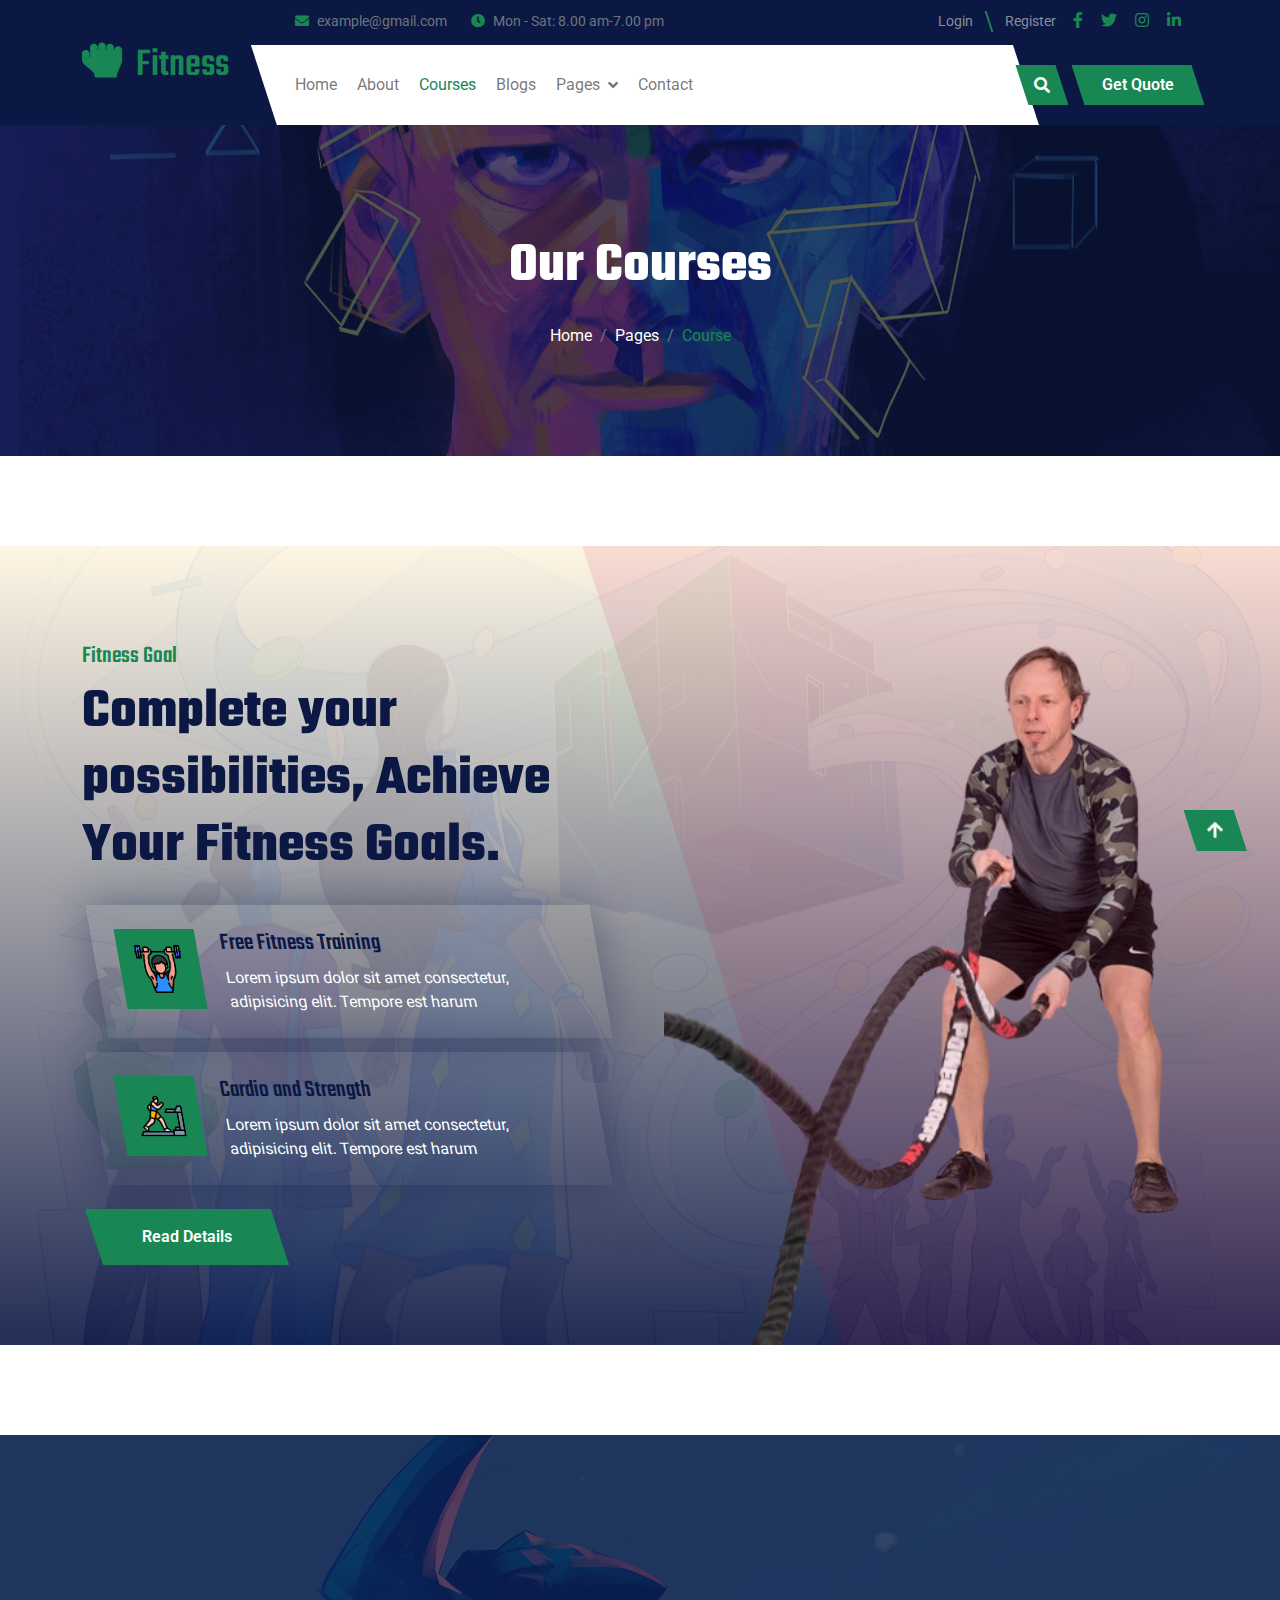
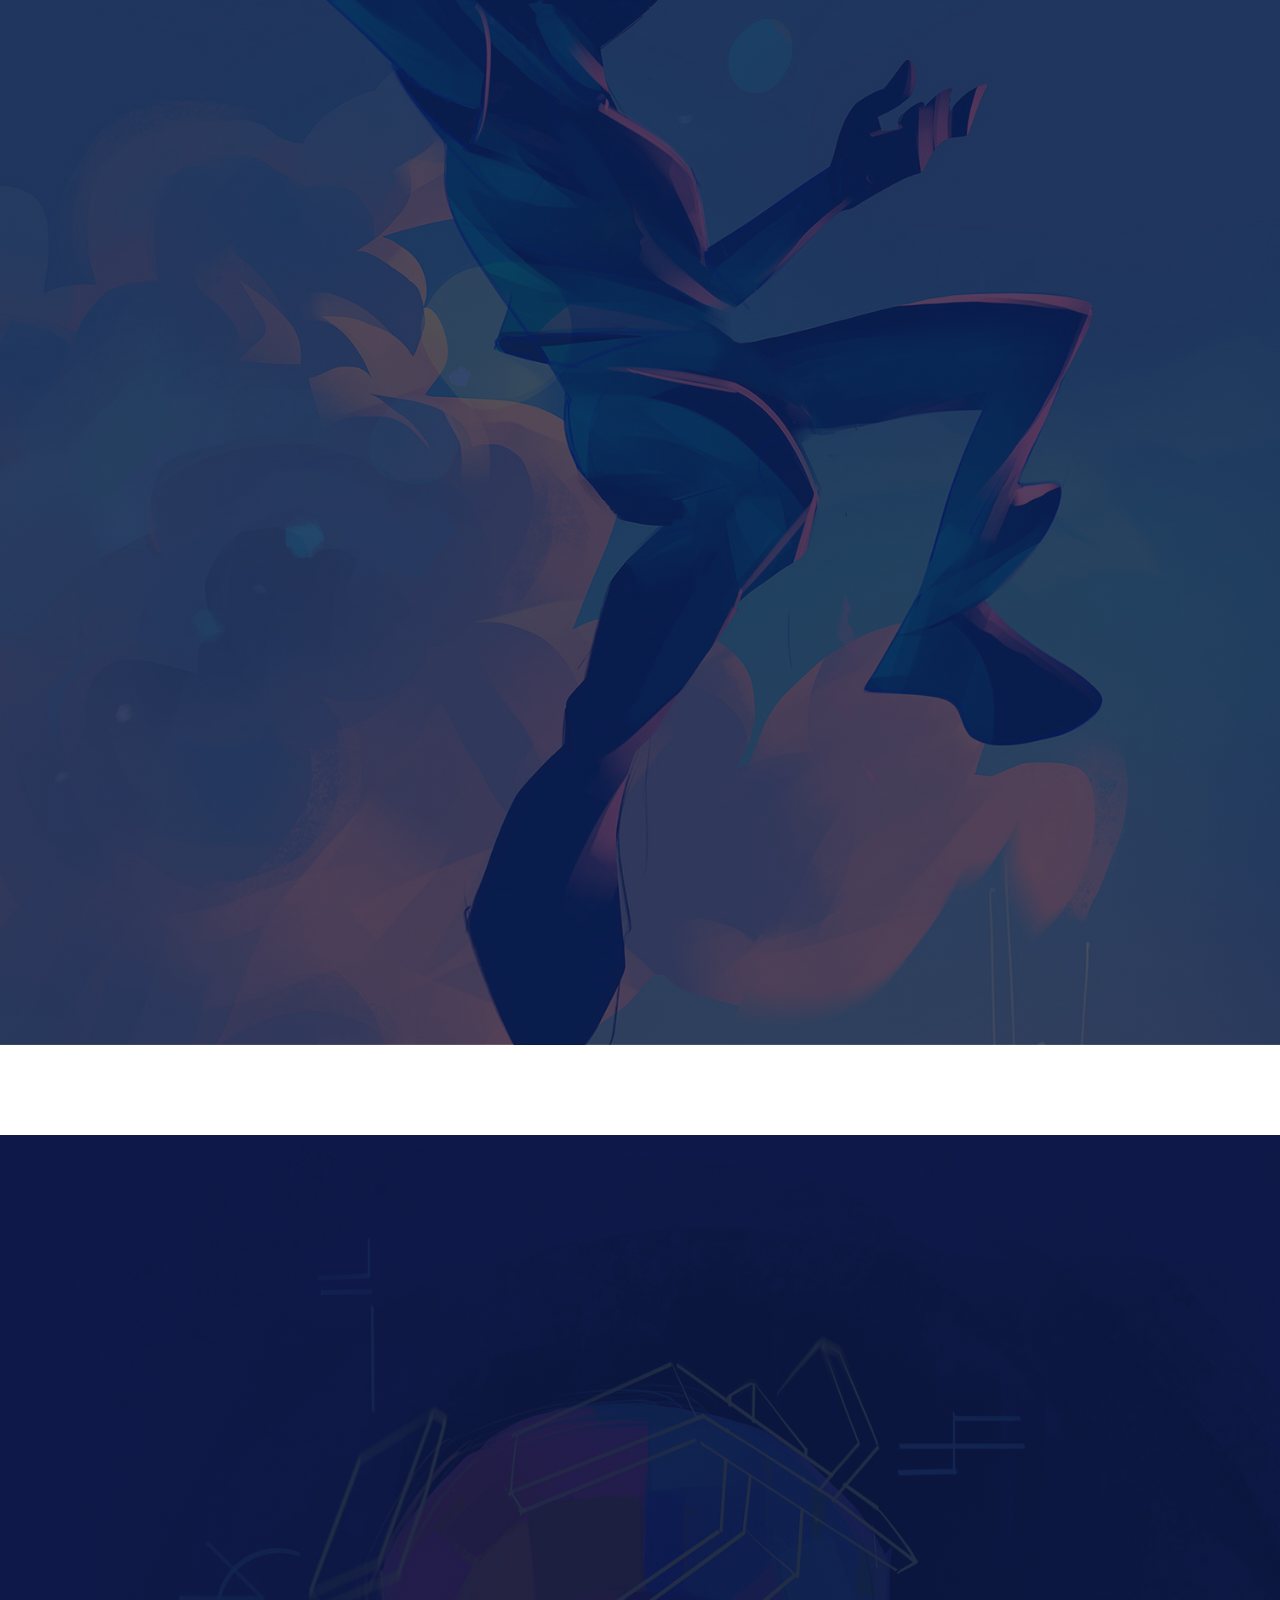
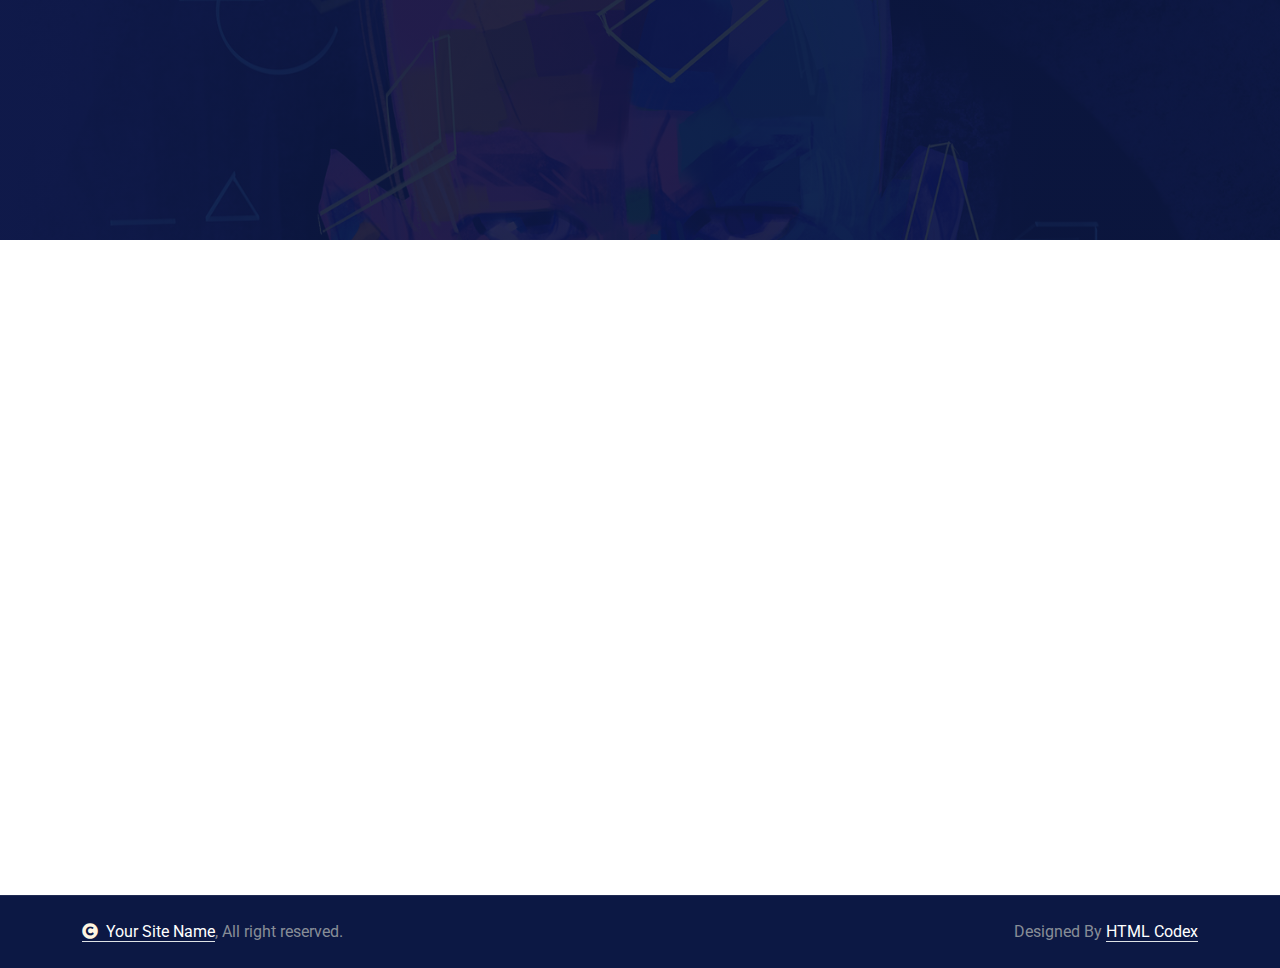
<file: course.html>
<!DOCTYPE html>
<html lang="en">

    <head>
        <meta charset="utf-8">
        <title>Fitness - Fitness Website Template</title>
        <meta content="width=device-width, initial-scale=1.0" name="viewport">
        <meta content="" name="keywords">
        <meta content="" name="description">

        <!-- Google Web Fonts -->
        <link rel="preconnect" href="https://fonts.googleapis.com">
        <link rel="preconnect" href="https://fonts.gstatic.com" crossorigin>
        <link href="https://fonts.googleapis.com/css2?family=Roboto:ital,wght@0,100;0,300;0,400;0,500;0,700;0,900;1,100;1,300;1,400;1,500;1,700;1,900&family=Teko:wght@300..700&display=swap" rel="stylesheet">

        <!-- Icon Font Stylesheet -->
        <link rel="stylesheet" href="https://use.fontawesome.com/releases/v5.15.4/css/all.css"/>
        <link href="https://cdn.jsdelivr.net/npm/bootstrap-icons@1.4.1/font/bootstrap-icons.css" rel="stylesheet">

        <!-- Libraries Stylesheet -->
        <link rel="stylesheet" href="lib/animate/animate.min.css"/>
        <link href="lib/owlcarousel/assets/owl.carousel.min.css" rel="stylesheet">


        <!-- Customized Bootstrap Stylesheet -->
        <link href="css/bootstrap.min.css" rel="stylesheet">

        <!-- Template Stylesheet -->
        <link href="css/style.css" rel="stylesheet">
    </head>

    <body>

        <!-- Spinner Start -->
        <div id="spinner" class="show bg-white position-fixed translate-middle w-100 vh-100 top-50 start-50 d-flex align-items-center justify-content-center">
            <div class="spinner-border text-primary" style="width: 3rem; height: 3rem;" role="status">
                <span class="sr-only">Loading...</span>
            </div>
        </div>
        <!-- Spinner End -->

        <!-- Navbar & Hero Start -->
        <div class="container-fluid header-top">
            <div class="nav-shaps-2"></div>
            <div class="container d-flex align-items-center">
                <div class="d-flex align-items-center h-100">
                    <a href="#" class="navbar-brand" style="height: 125px;">
                        <h1 class="text-primary mb-0"><i class="fas fa-hand-rock me-2"></i> Fitness</h1>
                        <!-- <img src="img/logo.png" alt="Logo"> -->
                    </a>
                </div>
                <div class="w-100 h-100">
                    <div class="topbar px-0 py-2 d-none d-lg-block" style="height: 45px;">
                        <div class="row gx-0 align-items-center">
                            <div class="col-lg-8 text-center text-lg-center mb-lg-0">
                                <div class="d-flex flex-wrap">
                                    <div class="pe-4">
                                        <a href="mailto:example@gmail.com" class="text-muted small"><i class="fas fa-envelope text-primary me-2"></i>example@gmail.com</a>
                                    </div>
                                    <div class="pe-0">
                                        <a href="mailto:example@gmail.com" class="text-muted small"><i class="fa fa-clock text-primary me-2"></i>Mon - Sat: 8.00 am-7.00 pm</a>
                                    </div>
                                </div>
                            </div>
                            <div class="col-lg-4 text-center text-lg-end">
                                <div class="d-flex justify-content-end">
                                    <div class="d-flex align-items-center small">
                                        <a href="#" class="login-btn text-body me-3 pe-3"> <span>Login</span></a>
                                        <a href="#" class="text-body me-3"> Register</a>
                                    </div>
                                    <div class="d-flex pe-3">
                                        <a class="btn p-0 text-primary me-3" href="#"><i class="fab fa-facebook-f"></i></a>
                                        <a class="btn p-0 text-primary me-3" href="#"><i class="fab fa-twitter"></i></a>
                                        <a class="btn p-0 text-primary me-3" href="#"><i class="fab fa-instagram"></i></a>
                                        <a class="btn p-0 text-primary me-0" href="#"><i class="fab fa-linkedin-in"></i></a>
                                    </div>
                                </div>
                            </div>
                        </div>
                    </div>
                    <div class="nav-bar px-0 py-lg-0" style="height: 80px;">
                        <nav class="navbar navbar-expand-lg navbar-light d-flex justify-content-lg-end">
                            <a href="#" class="navbar-brand-2">
                                <h1 class="text-primary mb-0"><i class="fas fa-hand-rock me-2"></i> Fitness</h1>
                                <!-- <img src="img/logo.png" alt="Logo"> -->
                            </a> 
                            <button class="navbar-toggler" type="button" data-bs-toggle="collapse" data-bs-target="#navbarCollapse">
                                <span class="fa fa-bars"></span>
                            </button>
                            <div class="collapse navbar-collapse" id="navbarCollapse">
                                <div class="navbar-nav mx-0 mx-lg-auto">
                                    <a href="index.html" class="nav-item nav-link">Home</a>
                                    <a href="about.html" class="nav-item nav-link">About</a>
                                    <a href="course.html" class="nav-item nav-link active">Courses</a>
                                    <a href="blog.html" class="nav-item nav-link">Blogs</a>
                                    <div class="nav-item dropdown">
                                        <a href="#" class="nav-link" data-bs-toggle="dropdown">
                                            <span class="dropdown-toggle">Pages</span>
                                        </a>
                                        <div class="dropdown-menu">
                                            <a href="feature.html" class="dropdown-item">Our Features</a>
                                            <a href="team.html" class="dropdown-item">Our team</a>
                                            <a href="testimonial.html" class="dropdown-item">Testimonial</a>
                                            <a href="404.html" class="dropdown-item">404 Page</a>
                                        </div>
                                    </div>
                                    <a href="contact.html" class="nav-item nav-link">Contact</a>
                                    <div class="nav-btn ps-3">
                                        <button class="btn-search btn btn-primary btn-md-square mt-2 mt-lg-0 mb-4 mb-lg-0 flex-shrink-0" data-bs-toggle="modal" data-bs-target="#searchModal"><i class="fas fa-search"></i></button>
                                        <a href="#" class="btn btn-primary py-2 px-4 ms-0 ms-lg-3"> <span>Get Quote</span></a>
                                    </div>
                                    <div class="nav-shaps-1"></div>
                                </div>
                            </div>
                        </nav>
                    </div>
                </div>
            </div>
        </div>
        <!-- Navbar & Hero End -->

        <!-- Modal Search Start -->
        <div class="modal fade" id="searchModal" tabindex="-1" aria-labelledby="exampleModalLabel" aria-hidden="true">
            <div class="modal-dialog modal-fullscreen">
                <div class="modal-content rounded-0">
                    <div class="modal-header">
                        <h5 class="modal-title" id="exampleModalLabel">Search by keyword</h5>
                        <button type="button" class="btn-close" data-bs-dismiss="modal" aria-label="Close"></button>
                    </div>
                    <div class="modal-body d-flex align-items-center bg-primary">
                        <div class="input-group w-75 mx-auto d-flex">
                            <input type="search" class="form-control p-3" placeholder="keywords" aria-describedby="search-icon-1">
                            <span id="search-icon-1" class="btn bg-light border nput-group-text p-3"><i class="fa fa-search"></i></span>
                        </div>
                    </div>
                </div>
            </div>
        </div>
        <!-- Modal Search End -->

        <!-- Header Start -->
        <div class="container-fluid bg-breadcrumb">
            <div class="container text-center py-5" style="max-width: 900px;">
                <h4 class="text-white display-4 mb-4 wow fadeInDown" data-wow-delay="0.1s">Our Courses</h4>
                <ol class="breadcrumb d-flex justify-content-center mb-0 wow fadeInDown" data-wow-delay="0.3s">
                    <li class="breadcrumb-item"><a href="index.html">Home</a></li>
                    <li class="breadcrumb-item"><a href="#">Pages</a></li>
                    <li class="breadcrumb-item active text-primary">Course</li>
                </ol>    
            </div>
        </div>
        <!-- Header End -->

        <!-- Fitness Goal start -->
        <div class="container-fluid goal pt-5" style="margin: 90px 0;">
            <div class="container pt-5">
                <div class="row g-5">
                    <div class="col-lg-6 wow fadeInLeft" data-wow-delay="0.2s">
                        <div class="goal-content">
                            <h4 class="text-primary">Fitness Goal</h4>
                            <h1 class="display-4 mb-4">Complete your possibilities, Achieve Your Fitness Goals.</h1>
                            <div class="goal-item d-flex p-4">
                                <div class="d-flex me-4">
                                    <div class="bg-primary d-inline p-3" style="width: 80px; height: 80px;">
                                        <img src="img/icon-1.png" class="img-fluid" alt="">
                                    </div>
                                </div>
                                <div>
                                    <h4>Free Fitness Training</h4>
                                    <p class="text-white mb-0">Lorem ipsum dolor sit amet consectetur, adipisicing elit. Tempore est harum</p>
                                </div>
                            </div>
                            <div class="goal-item d-flex p-4 mb-4">
                                <div class="d-flex me-4">
                                    <div class="bg-primary d-inline p-3" style="width: 80px; height: 80px;">
                                        <img src="img/icon-6.png" class="img-fluid" alt="">
                                    </div>
                                </div>
                                <div>
                                    <h4>Cardio and Strength</h4>
                                    <p class="text-white mb-0">Lorem ipsum dolor sit amet consectetur, adipisicing elit. Tempore est harum</p>
                                </div>
                            </div>
                            <div class="ms-1">
                                <a href="#" class="btn btn-primary py-3 px-5 ms-2"> <span>Read Details</span></a>
                            </div>
                        </div>
                    </div>
                    <div class="col-lg-6 wow fadeInRight" data-wow-delay="0.2s">
                        <div class="h-100">
                            <img src="img/fitness-goal-banner.png" class="img-fluid h-100" style="object-fit: cover;" alt="">
                        </div>
                    </div>
                </div>
            </div>
        </div>
        <!-- Fitness Goal End -->

        <!-- Courses Start -->
        <div class="container-fluid courses overflow-hidden py-5" style="margin-bottom: 90px;">
            <div class="container py-5">
                <div class="text-center mx-auto pb-5 wow fadeInUp" data-wow-delay="0.2s" style="max-width: 800px;">
                    <h4 class="text-primary"> Our Courses</h4>
                    <h1 class="display-4 text-white mb-4">Out Our Highlights Below</h1>
                    <p class="text-white mb-0">Lorem ipsum dolor, sit amet consectetur adipisicing elit. Tenetur adipisci facilis cupiditate recusandae aperiam temporibus corporis itaque quis facere, numquam, ad culpa deserunt sint dolorem autem obcaecati, ipsam mollitia hic.
                    </p>
                </div>
                <div class="row gy-4 gx-0 justify-content-center">
                    <div class="col-md-6 col-lg-4 wow fadeInUp" data-wow-delay="0.2s">
                        <div class="courses-item">
                            <div class="courses-item-inner p-4">
                                <div class="d-flex justify-content-between mb-4">
                                    <div class="courses-icon-img p-3">
                                        <img src="img/icon-1.png" class="img-fluid" alt="">
                                    </div>
                                    <div class="data-info d-flex flex-column">
                                        <div class="courses-trainer d-flex align-items-center mb-1">
                                            <div class="me-2" style="width: 25px; height: 25px;">
                                                <img src="img/testimonial-3.jpg" class="img-fluid" alt="">
                                            </div>
                                            <p class="mb-0">Paul Flavius</p>
                                        </div>
                                        <div class="courses-date">
                                            <p class="mb-1">Date: Saturday</p>
                                            <p class="mb-0">Time: 06.00 - 07.00</p>
                                        </div>
                                    </div>
                                </div>
                                <a href="#" class="d-inline-block h4 mb-3"> Gym Fitness Class</a>
                                <p class="mb-4">Lorem ipsum dolor, sit amet consectetur adipisicing elit. Atque tempora illo placeat.
                                </p>
                                <a href="#" class="btn btn-primary py-2 px-4"> <span>Read More</span></a>
                            </div>
                        </div>
                    </div>
                    <div class="col-md-6 col-lg-4 wow fadeInUp" data-wow-delay="0.4s">
                        <div class="courses-item">
                            <div class="courses-item-inner p-4">
                                <div class="d-flex justify-content-between mb-4">
                                    <div class="courses-icon-img p-3">
                                        <img src="img/icon-2.png" class="img-fluid" alt="">
                                    </div>
                                    <div class="data-info d-flex flex-column">
                                        <div class="courses-trainer d-flex align-items-center mb-1">
                                            <div class="me-2" style="width: 25px; height: 25px;">
                                                <img src="img/testimonial-3.jpg" class="img-fluid" alt="">
                                            </div>
                                            <p class="mb-0">Paul Flavius</p>
                                        </div>
                                        <div class="courses-date">
                                            <p class="mb-1">Date: Saturday</p>
                                            <p class="mb-0">Time: 06.00 - 07.00</p>
                                        </div>
                                    </div>
                                </div>
                                <a href="#" class="d-inline-block h4 mb-3"> Power Lifting Class</a>
                                <p class="mb-4">Lorem ipsum dolor, sit amet consectetur adipisicing elit. Atque tempora illo placeat.
                                </p>
                                <a href="#" class="btn btn-primary py-2 px-4"> <span>Read More</span></a>
                            </div>
                        </div>
                    </div>
                    <div class="col-md-6 col-lg-4 wow fadeInUp" data-wow-delay="0.6s">
                        <div class="courses-item">
                            <div class="courses-item-inner p-4">
                                <div class="d-flex justify-content-between mb-4">
                                    <div class="courses-icon-img p-3">
                                        <img src="img/icon-3.png" class="img-fluid" alt="">
                                    </div>
                                    <div class="data-info d-flex flex-column">
                                        <div class="courses-trainer d-flex align-items-center mb-1">
                                            <div class="me-2" style="width: 25px; height: 25px;">
                                                <img src="img/testimonial-3.jpg" class="img-fluid" alt="">
                                            </div>
                                            <p class="mb-0">Paul Flavius</p>
                                        </div>
                                        <div class="courses-date">
                                            <p class="mb-1">Date: Saturday</p>
                                            <p class="mb-0">Time: 06.00 - 07.00</p>
                                        </div>
                                    </div>
                                </div>
                                <a href="#" class="d-inline-block h4 mb-3"> Body Building Class</a>
                                <p class="mb-4">Lorem ipsum dolor, sit amet consectetur adipisicing elit. Atque tempora illo placeat.
                                </p>
                                <a href="#" class="btn btn-primary py-2 px-4"> <span>Read More</span></a>
                            </div>
                        </div>
                    </div>
                    <div class="col-md-6 col-lg-4 wow fadeInUp" data-wow-delay="0.2s">
                        <div class="courses-item">
                            <div class="courses-item-inner p-4">
                                <div class="d-flex justify-content-between mb-4">
                                    <div class="courses-icon-img p-3">
                                        <img src="img/icon-4.png" class="img-fluid" alt="">
                                    </div>
                                    <div class="data-info d-flex flex-column">
                                        <div class="courses-trainer d-flex align-items-center mb-1">
                                            <div class="me-2" style="width: 25px; height: 25px;">
                                                <img src="img/testimonial-3.jpg" class="img-fluid" alt="">
                                            </div>
                                            <p class="mb-0">Paul Flavius</p>
                                        </div>
                                        <div class="courses-date">
                                            <p class="mb-1">Date: Saturday</p>
                                            <p class="mb-0">Time: 06.00 - 07.00</p>
                                        </div>
                                    </div>
                                </div>
                                <a href="#" class="d-inline-block h4 mb-3"> Aerobics & Skipping Class</a>
                                
                                <p class="mb-4">Lorem ipsum dolor, sit amet consectetur adipisicing elit. Atque tempora illo placeat.
                                </p>
                                <a href="#" class="btn btn-primary py-2 px-4"> <span>Read More</span></a>
                            </div>
                        </div>
                    </div>
                    <div class="col-md-6 col-lg-4 wow fadeInUp" data-wow-delay="0.4s">
                        <div class="courses-item">
                            <div class="courses-item-inner p-4">
                                <div class="d-flex justify-content-between mb-4">
                                    <div class="courses-icon-img p-3">
                                        <img src="img/icon-5.png" class="img-fluid" alt="">
                                    </div>
                                    <div class="data-info d-flex flex-column">
                                        <div class="courses-trainer d-flex align-items-center mb-1">
                                            <div class="me-2" style="width: 25px; height: 25px;">
                                                <img src="img/testimonial-3.jpg" class="img-fluid" alt="">
                                            </div>
                                            <p class="mb-0">Paul Flavius</p>
                                        </div>
                                        <div class="courses-date">
                                            <p class="mb-1">Date: Saturday</p>
                                            <p class="mb-0">Time: 06.00 - 07.00</p>
                                        </div>
                                    </div>
                                </div>
                                <a href="#" class="d-inline-block h4 mb-3"> Boxing Class</a>
                                <p class="mb-4">Lorem ipsum dolor, sit amet consectetur adipisicing elit. Atque tempora illo placeat.
                                </p>
                                <a href="#" class="btn btn-primary py-2 px-4"> <span>Read More</span></a>
                            </div>
                        </div>
                    </div>
                    <div class="col-md-6 col-lg-4 wow fadeInUp" data-wow-delay="0.6s">
                        <div class="courses-item">
                            <div class="courses-item-inner p-4">
                                <div class="d-flex justify-content-between mb-4">
                                    <div class="courses-icon-img p-3">
                                        <img src="img/icon-6.png" class="img-fluid" alt="">
                                    </div>
                                    <div class="data-info d-flex flex-column">
                                        <div class="courses-trainer d-flex align-items-center mb-1">
                                            <div class="me-2" style="width: 25px; height: 25px;">
                                                <img src="img/testimonial-3.jpg" class="img-fluid" alt="">
                                            </div>
                                            <p class="mb-0">Paul Flavius</p>
                                        </div>
                                        <div class="courses-date">
                                            <p class="mb-1">Date: Saturday</p>
                                            <p class="mb-0">Time: 06.00 - 07.00</p>
                                        </div>
                                    </div>
                                </div>
                                <a href="#" class="d-inline-block h4 mb-3"> Cardio Class</a>
                                <p class="mb-4">Lorem ipsum dolor, sit amet consectetur adipisicing elit. Atque tempora illo placeat.
                                </p>
                                <a href="#" class="btn btn-primary py-2 px-4"> <span>Read More</span></a>
                            </div>
                        </div>
                    </div>
                    <div class="col-12 text-center wow fadeInUp" data-wow-delay="0.2s">
                        <a href="#" class="btn btn-primary py-3 px-5"> <span>More Courses</span></a>
                    </div>
                </div>
            </div>
        </div>
        <!-- Courses End -->

        <!-- Testimonial Start -->
        <div class="container-fluid testimonial bg-dark py-5" style="margin-bottom: 90px;">
            <div class="container py-5">
                <div class="text-center mx-auto pb-5 wow fadeInUp" data-wow-delay="0.2s" style="max-width: 800px;">
                    <h4 class="text-primary">Testimonial</h4>
                    <h1 class="display-4 text-white">What Our Customers Are Saying</h1>
                </div>
                <div class="testimonial-carousel owl-carousel wow fadeInUp" data-wow-delay="0.2s">
                    <div class="testimonial-item mx-auto" style="max-width: 900px;">
                        <span class="fa fa-quote-left fa-3x quote-icon"></span>
                        <div class="testimonial-img mb-4">
                            <img src="img/testimonial-1.jpg" class="img-fluid" alt="Image">
                        </div>
                        <p class="fs-4 text-white mb-4">Lorem ipsum dolor sit amet consectetur adipisicing elit. Vero quasi deleniti ratione similique eaque blanditiis fugit voluptas ex officiis expedita repellat doloribus veniam delectus tempore, laudantium, aliquam ad? Rem, accusantium?
                        </p>
                        <div class="d-block">
                            <h4 class="text-white">Client Name</h4>
                            <p class="m-0 pb-3">Profession</p>
                            <div class="d-flex">
                                <i class="fas fa-star text-primary"></i>
                                <i class="fas fa-star text-primary"></i>
                                <i class="fas fa-star text-primary"></i>
                                <i class="fas fa-star text-primary"></i>
                                <i class="fas fa-star text-white"></i>
                            </div>
                        </div>
                    </div>
                    <div class="testimonial-item mx-auto" style="max-width: 900px;">
                        <span class="fa fa-quote-left fa-3x quote-icon"></span>
                        <div class="testimonial-img mb-4">
                            <img src="img/testimonial-2.jpg" class="img-fluid" alt="Image">
                        </div>
                        <p class="fs-4 text-white mb-4">Lorem ipsum dolor sit amet consectetur adipisicing elit. Vero quasi deleniti ratione similique eaque blanditiis fugit voluptas ex officiis expedita repellat doloribus veniam delectus tempore, laudantium, aliquam ad? Rem, accusantium?
                        </p>
                        <div class="d-block">
                            <h4 class="text-white">Client Name</h4>
                            <p class="m-0 pb-3">Profession</p>
                            <div class="d-flex">
                                <i class="fas fa-star text-primary"></i>
                                <i class="fas fa-star text-primary"></i>
                                <i class="fas fa-star text-primary"></i>
                                <i class="fas fa-star text-primary"></i>
                                <i class="fas fa-star text-white"></i>
                            </div>
                        </div>
                    </div>
                    <div class="testimonial-item mx-auto" style="max-width: 900px;">
                        <span class="fa fa-quote-left fa-3x quote-icon"></span>
                        <div class="testimonial-img mb-4">
                            <img src="img/testimonial-3.jpg" class="img-fluid" alt="Image">
                        </div>
                        <p class="fs-4 text-white mb-4">Lorem ipsum dolor sit amet consectetur adipisicing elit. Vero quasi deleniti ratione similique eaque blanditiis fugit voluptas ex officiis expedita repellat doloribus veniam delectus tempore, laudantium, aliquam ad? Rem, accusantium?
                        </p>
                        <div class="d-block">
                            <h4 class="text-white">Client Name</h4>
                            <p class="m-0 pb-3">Profession</p>
                            <div class="d-flex">
                                <i class="fas fa-star text-primary"></i>
                                <i class="fas fa-star text-primary"></i>
                                <i class="fas fa-star text-primary"></i>
                                <i class="fas fa-star text-primary"></i>
                                <i class="fas fa-star text-white"></i>
                            </div>
                        </div>
                    </div>
                </div>
            </div>
        </div>
        <!-- Testimonial End -->

        <!-- Footer Start -->
        <div class="container-fluid footer py-5 wow fadeIn" data-wow-delay="0.2s">
            <div class="container py-5">
                <div class="row g-5 mb-5 align-items-center">
                    <div class="col-lg-7">
                        <div class="position-relative d-flex" style="transform: skew(18deg);">
                            <input class="form-control border-0 w-100 py-3 pe-5" type="text" placeholder="Email address to Subscribe">
                            <button type="button" class="btn-primary py-2 px-4 ms-3"> <span>Subscribe</span></button>
                        </div>
                    </div>
                    <div class="col-lg-5">
                        <div class="d-flex align-items-center justify-content-center justify-content-lg-end">
                            <a class="btn btn-primary btn-md-square me-3" href=""><i class="fab fa-facebook-f"></i></a>
                            <a class="btn btn-primary btn-md-square me-3" href=""><i class="fab fa-twitter"></i></a>
                            <a class="btn btn-primary btn-md-square me-3" href=""><i class="fab fa-instagram"></i></a>
                            <a class="btn btn-primary btn-md-square me-0" href=""><i class="fab fa-linkedin-in"></i></a>
                        </div>
                    </div>
                </div>
                <div class="row g-5">
                    <div class="col-md-6 col-lg-6 col-xl-3">
                        <div class="footer-item">
                            <h4 class="text-white mb-4"><i class="fas fa-hand-rock text-primary me-2"></i> Fitness</h4>
                            <p class="mb-0">Dolor amet sit justo amet elitr clita ipsum elitr est.Lorem ipsum dolor sit amet, consectetur adipiscing elit consectetur adipiscing elit.</p>
                        </div>
                    </div>
                    <div class="col-md-6 col-lg-6 col-xl-3">
                        <div class="footer-item">
                            <h4 class="text-white mb-4">Quick Links</h4>
                            <a href="#"> Home</a>
                            <a href="#"> About us</a>
                            <a href="#"> Our Courses</a>
                            <a href="#"> Our Features</a>
                            <a href="#"> Our Blog & news</a>
                            <a href="#"> Testimonial</a>
                        </div>
                    </div>
                    <div class="col-md-6 col-lg-6 col-xl-3">
                        <div class="footer-item">
                            <h4 class="text-white mb-4"> Contact Info</h4>
                            <div class="row g-2">
                                <div class="col-12">
                                    <div class="d-flex">
                                        <i class="fas fa-map-marker-alt text-primary me-2"></i>
                                        <div>
                                            <h5 class="text-white mb-2">Address</h5>
                                            <p class="mb-0">123 street New York</p>
                                        </div>
                                    </div>
                                </div>
                                <div class="col-12">
                                    <div class="d-flex">
                                        <i class="fas fa-envelope text-primary me-2"></i>
                                        <div>
                                            <h5 class="text-white mb-2">Mail Us</h5>
                                            <p class="mb-0">info@example.com</p>
                                        </div>
                                    </div>
                                </div>
                                <div class="col-12">
                                    <div class="d-flex">
                                        <i class="fa fa-phone-alt text-primary me-2"></i>
                                        <div>
                                            <h5 class="text-white mb-2">Telephone</h5>
                                            <p class="mb-0">(+012) 3456 7890 123</p>
                                        </div>
                                    </div>
                                </div>
                            </div>
                        </div>
                    </div>
                    <div class="col-md-6 col-lg-6 col-xl-3">
                        <div class="footer-item">
                            <h4 class="text-white mb-4">Recent Work</h4>
                            <div class="row g-2">
                                <div class="col-3">
                                    <div class="footer-item-img">
                                        <a href="#"><img src="img/work-9.jpg" class="img-fluid" alt=""></a>
                                    </div>
                                </div>
                                <div class="col-3">
                                    <div class="footer-item-img">
                                        <a href="#"><img src="img/work-10.jpg" class="img-fluid" alt=""></a>
                                    </div>
                                </div>
                                <div class="col-3">
                                    <div class="footer-item-img">
                                        <a href="#"><img src="img/work-11.jpg" class="img-fluid" alt=""></a>
                                    </div>
                                </div>
                                <div class="col-3">
                                    <div class="footer-item-img">
                                        <a href="#"><img src="img/work-12.jpg" class="img-fluid" alt=""></a>
                                    </div>
                                </div>
                                <div class="col-3">
                                    <div class="footer-item-img">
                                        <a href="#"><img src="img/work-1.jpg" class="img-fluid" alt=""></a>
                                    </div>
                                </div>
                                <div class="col-3">
                                    <div class="footer-item-img">
                                        <a href="#"><img src="img/work-2.jpg" class="img-fluid" alt=""></a>
                                    </div>
                                </div>
                                <div class="col-3">
                                    <div class="footer-item-img">
                                        <a href="#"><img src="img/work-3.jpg" class="img-fluid" alt=""></a>
                                    </div>
                                </div>
                                <div class="col-3">
                                    <div class="footer-item-img">
                                        <a href="#"><img src="img/work-4.jpg" class="img-fluid" alt=""></a>
                                    </div>
                                </div>
                                <div class="col-3">
                                    <div class="footer-item-img">
                                        <a href="#"><img src="img/work-5.jpg" class="img-fluid" alt=""></a>
                                    </div>
                                </div>
                                <div class="col-3">
                                    <div class="footer-item-img">
                                        <a href="#"><img src="img/work-6.jpg" class="img-fluid" alt=""></a>
                                    </div>
                                </div>
                                <div class="col-3">
                                    <div class="footer-item-img">
                                        <a href="#"><img src="img/work-7.jpg" class="img-fluid" alt=""></a>
                                    </div>
                                </div>
                                <div class="col-3">
                                    <div class="footer-item-img">
                                        <a href="#"><img src="img/work-8.jpg" class="img-fluid" alt=""></a>
                                    </div>
                                </div>
                            </div>
                        </div>
                    </div>
                </div>
            </div>
        </div>
        <!-- Footer End -->

        
        <!-- Copyright Start -->
        <div class="container-fluid copyright py-4">
            <div class="container">
                <div class="row g-4 align-items-center">
                    <div class="col-md-6 text-center text-md-start mb-md-0">
                        <span class="text-body"><a href="#" class="border-bottom text-white"><i class="fas fa-copyright text-light me-2"></i>Your Site Name</a>, All right reserved.</span>
                    </div>
                    <div class="col-md-6 text-center text-md-end text-body">
                        <!--/*** This template is free as long as you keep the below author’s credit link/attribution link/backlink. ***/-->
                        <!--/*** If you'd like to use the template without the below author’s credit link/attribution link/backlink, ***/-->
                        <!--/*** you can purchase the Credit Removal License from "https://htmlcodex.com/credit-removal". ***/-->
                        Designed By <a class="border-bottom text-white" href="https://htmlcodex.com">HTML Codex</a>
                    </div>
                </div>
            </div>
        </div>
        <!-- Copyright End -->


        <!-- Back to Top -->
        <div class="back-to-top">
            <a href="#" class="btn"><i class="fa fa-arrow-up"></i></a>  
        </div> 

        
        <!-- JavaScript Libraries -->
        <script src="https://ajax.googleapis.com/ajax/libs/jquery/3.6.4/jquery.min.js"></script>
        <script src="https://cdn.jsdelivr.net/npm/bootstrap@5.0.0/dist/js/bootstrap.bundle.min.js"></script>
        <script src="lib/wow/wow.min.js"></script>
        <script src="lib/easing/easing.min.js"></script>
        <script src="lib/waypoints/waypoints.min.js"></script>
        <script src="lib/owlcarousel/owl.carousel.min.js"></script>
        

        <!-- Template Javascript -->
        <script src="js/main.js"></script>
    </body>

</html>
</file>
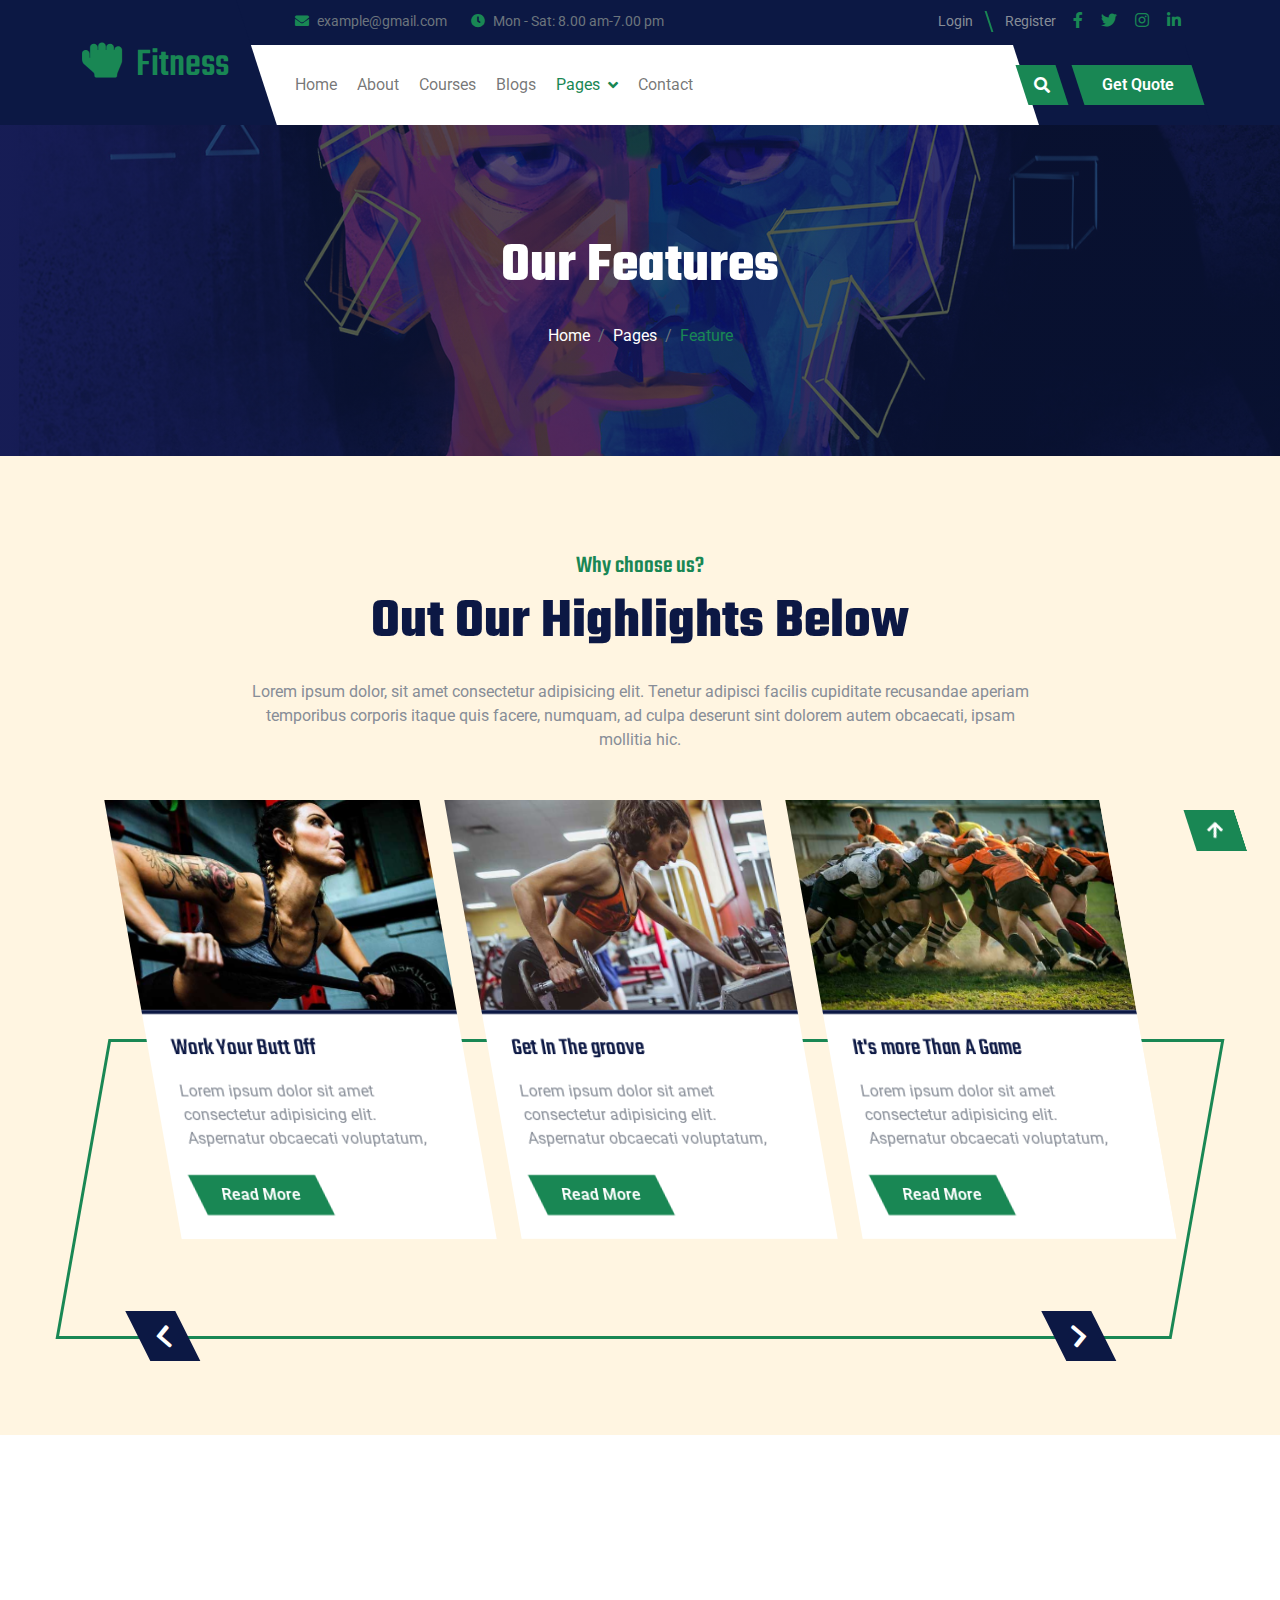
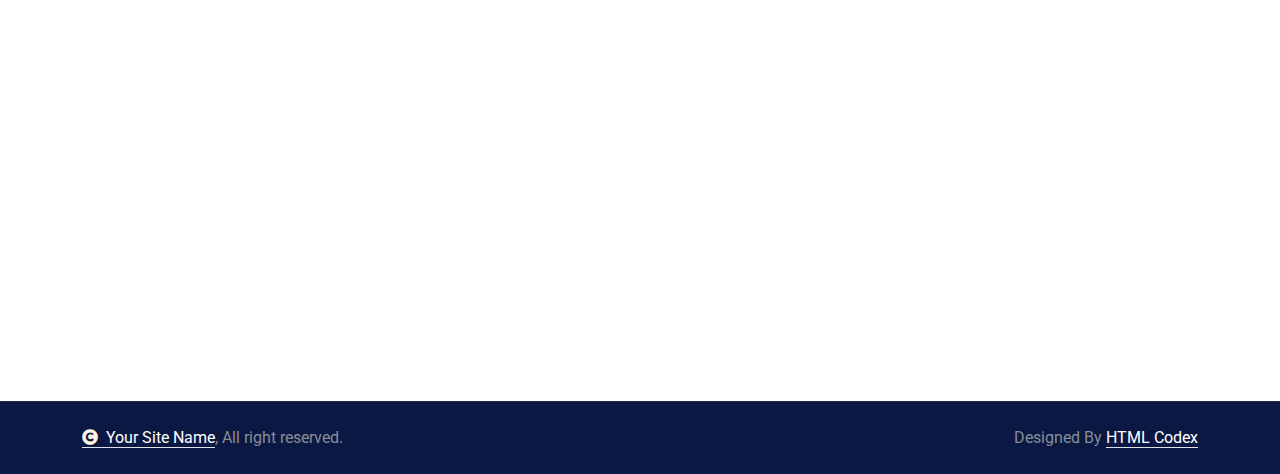
<file: feature.html>
<!DOCTYPE html>
<html lang="en">

    <head>
        <meta charset="utf-8">
        <title>Fitness - Fitness Website Template</title>
        <meta content="width=device-width, initial-scale=1.0" name="viewport">
        <meta content="" name="keywords">
        <meta content="" name="description">

        <!-- Google Web Fonts -->
        <link rel="preconnect" href="https://fonts.googleapis.com">
        <link rel="preconnect" href="https://fonts.gstatic.com" crossorigin>
        <link href="https://fonts.googleapis.com/css2?family=Roboto:ital,wght@0,100;0,300;0,400;0,500;0,700;0,900;1,100;1,300;1,400;1,500;1,700;1,900&family=Teko:wght@300..700&display=swap" rel="stylesheet">

        <!-- Icon Font Stylesheet -->
        <link rel="stylesheet" href="https://use.fontawesome.com/releases/v5.15.4/css/all.css"/>
        <link href="https://cdn.jsdelivr.net/npm/bootstrap-icons@1.4.1/font/bootstrap-icons.css" rel="stylesheet">

        <!-- Libraries Stylesheet -->
        <link rel="stylesheet" href="lib/animate/animate.min.css"/>
        <link href="lib/owlcarousel/assets/owl.carousel.min.css" rel="stylesheet">


        <!-- Customized Bootstrap Stylesheet -->
        <link href="css/bootstrap.min.css" rel="stylesheet">

        <!-- Template Stylesheet -->
        <link href="css/style.css" rel="stylesheet">
    </head>

    <body>

        <!-- Spinner Start -->
        <div id="spinner" class="show bg-white position-fixed translate-middle w-100 vh-100 top-50 start-50 d-flex align-items-center justify-content-center">
            <div class="spinner-border text-primary" style="width: 3rem; height: 3rem;" role="status">
                <span class="sr-only">Loading...</span>
            </div>
        </div>
        <!-- Spinner End -->

        <!-- Navbar & Hero Start -->
        <div class="container-fluid header-top">
            <div class="nav-shaps-2"></div>
            <div class="container d-flex align-items-center">
                <div class="d-flex align-items-center h-100">
                    <a href="#" class="navbar-brand" style="height: 125px;">
                        <h1 class="text-primary mb-0"><i class="fas fa-hand-rock me-2"></i> Fitness</h1>
                        <!-- <img src="img/logo.png" alt="Logo"> -->
                    </a>
                </div>
                <div class="w-100 h-100">
                    <div class="topbar px-0 py-2 d-none d-lg-block" style="height: 45px;">
                        <div class="row gx-0 align-items-center">
                            <div class="col-lg-8 text-center text-lg-center mb-lg-0">
                                <div class="d-flex flex-wrap">
                                    <div class="pe-4">
                                        <a href="mailto:example@gmail.com" class="text-muted small"><i class="fas fa-envelope text-primary me-2"></i>example@gmail.com</a>
                                    </div>
                                    <div class="pe-0">
                                        <a href="mailto:example@gmail.com" class="text-muted small"><i class="fa fa-clock text-primary me-2"></i>Mon - Sat: 8.00 am-7.00 pm</a>
                                    </div>
                                </div>
                            </div>
                            <div class="col-lg-4 text-center text-lg-end">
                                <div class="d-flex justify-content-end">
                                    <div class="d-flex align-items-center small">
                                        <a href="#" class="login-btn text-body me-3 pe-3"> <span>Login</span></a>
                                        <a href="#" class="text-body me-3"> Register</a>
                                    </div>
                                    <div class="d-flex pe-3">
                                        <a class="btn p-0 text-primary me-3" href="#"><i class="fab fa-facebook-f"></i></a>
                                        <a class="btn p-0 text-primary me-3" href="#"><i class="fab fa-twitter"></i></a>
                                        <a class="btn p-0 text-primary me-3" href="#"><i class="fab fa-instagram"></i></a>
                                        <a class="btn p-0 text-primary me-0" href="#"><i class="fab fa-linkedin-in"></i></a>
                                    </div>
                                </div>
                            </div>
                        </div>
                    </div>
                    <div class="nav-bar px-0 py-lg-0" style="height: 80px;">
                        <nav class="navbar navbar-expand-lg navbar-light d-flex justify-content-lg-end">
                            <a href="#" class="navbar-brand-2">
                                <h1 class="text-primary mb-0"><i class="fas fa-hand-rock me-2"></i> Fitness</h1>
                                <!-- <img src="img/logo.png" alt="Logo"> -->
                            </a> 
                            <button class="navbar-toggler" type="button" data-bs-toggle="collapse" data-bs-target="#navbarCollapse">
                                <span class="fa fa-bars"></span>
                            </button>
                            <div class="collapse navbar-collapse" id="navbarCollapse">
                                <div class="navbar-nav mx-0 mx-lg-auto">
                                    <a href="index.html" class="nav-item nav-link">Home</a>
                                    <a href="about.html" class="nav-item nav-link">About</a>
                                    <a href="course.html" class="nav-item nav-link">Courses</a>
                                    <a href="blog.html" class="nav-item nav-link">Blogs</a>
                                    <div class="nav-item dropdown active">
                                        <a href="#" class="nav-link" data-bs-toggle="dropdown">
                                            <span class="dropdown-toggle">Pages</span>
                                        </a>
                                        <div class="dropdown-menu">
                                            <a href="feature.html" class="dropdown-item active">Our Features</a>
                                            <a href="team.html" class="dropdown-item">Our team</a>
                                            <a href="testimonial.html" class="dropdown-item">Testimonial</a>
                                            <a href="404.html" class="dropdown-item">404 Page</a>
                                        </div>
                                    </div>
                                    <a href="contact.html" class="nav-item nav-link">Contact</a>
                                    <div class="nav-btn ps-3">
                                        <button class="btn-search btn btn-primary btn-md-square mt-2 mt-lg-0 mb-4 mb-lg-0 flex-shrink-0" data-bs-toggle="modal" data-bs-target="#searchModal"><i class="fas fa-search"></i></button>
                                        <a href="#" class="btn btn-primary py-2 px-4 ms-0 ms-lg-3"> <span>Get Quote</span></a>
                                    </div>
                                    <div class="nav-shaps-1"></div>
                                </div>
                            </div>
                        </nav>
                    </div>
                </div>
            </div>
        </div>
        <!-- Navbar & Hero End -->

        <!-- Modal Search Start -->
        <div class="modal fade" id="searchModal" tabindex="-1" aria-labelledby="exampleModalLabel" aria-hidden="true">
            <div class="modal-dialog modal-fullscreen">
                <div class="modal-content rounded-0">
                    <div class="modal-header">
                        <h5 class="modal-title" id="exampleModalLabel">Search by keyword</h5>
                        <button type="button" class="btn-close" data-bs-dismiss="modal" aria-label="Close"></button>
                    </div>
                    <div class="modal-body d-flex align-items-center bg-primary">
                        <div class="input-group w-75 mx-auto d-flex">
                            <input type="search" class="form-control p-3" placeholder="keywords" aria-describedby="search-icon-1">
                            <span id="search-icon-1" class="btn bg-light border nput-group-text p-3"><i class="fa fa-search"></i></span>
                        </div>
                    </div>
                </div>
            </div>
        </div>
        <!-- Modal Search End -->

        <!-- Header Start -->
        <div class="container-fluid bg-breadcrumb">
            <div class="container text-center py-5" style="max-width: 900px;">
                <h4 class="text-white display-4 mb-4 wow fadeInDown" data-wow-delay="0.1s">Our Features</h4>
                <ol class="breadcrumb d-flex justify-content-center mb-0 wow fadeInDown" data-wow-delay="0.3s">
                    <li class="breadcrumb-item"><a href="index.html">Home</a></li>
                    <li class="breadcrumb-item"><a href="#">Pages</a></li>
                    <li class="breadcrumb-item active text-primary">Feature</li>
                </ol>    
            </div>
        </div>
        <!-- Header End -->

        <!-- Features Start -->
        <div class="container-fluid feature bg-light py-5">
            <div class="container py-5">
                <div class="text-center mx-auto pb-5 wow fadeInUp" data-wow-delay="0.2s" style="max-width: 800px;">
                    <h4 class="text-primary"> Why choose us?</h4>
                    <h1 class="display-4 mb-4">Out Our Highlights Below</h1>
                    <p class="mb-0">Lorem ipsum dolor, sit amet consectetur adipisicing elit. Tenetur adipisci facilis cupiditate recusandae aperiam temporibus corporis itaque quis facere, numquam, ad culpa deserunt sint dolorem autem obcaecati, ipsam mollitia hic.
                    </p>
                </div>
                <div class="feature-carousel owl-carousel">
                    <div class="feature-item wow fadeInUp" data-wow-delay="0.2s">
                        <div class="feature-img">
                            <img src="img/feature-1.jpg" class="img-fluid w-100"  alt="">
                        </div>
                        <div class="feature-content p-4">
                            <h4 class="mb-3">Work Your Butt Off</h4>
                            <p class="mb-4">Lorem ipsum dolor sit amet consectetur adipisicing elit. Aspernatur obcaecati voluptatum,
                            </p>
                            <a href="#" class="btn btn-primary py-2 px-4"> <span>Read More</span></a>
                        </div>
                    </div>
                    <div class="feature-item wow fadeInUp" data-wow-delay="0.4s">
                        <div class="feature-img">
                            <img src="img/feature-2.jpg" class="img-fluid w-100"  alt="">
                        </div>
                        <div class="feature-content p-4">
                            <h4 class="mb-3">Get In The groove</h4>
                            <p class="mb-4">Lorem ipsum dolor sit amet consectetur adipisicing elit. Aspernatur obcaecati voluptatum,
                            </p>
                            <a href="#" class="btn btn-primary py-2 px-4"> <span>Read More</span></a>
                        </div>
                    </div>
                    <div class="feature-item wow fadeInUp" data-wow-delay="0.6s">
                        <div class="feature-img">
                            <img src="img/feature-3.jpg" class="img-fluid w-100"  alt="">
                        </div>
                        <div class="feature-content p-4">
                            <h4 class="mb-3">It's more Than A Game</h4>
                            <p class="mb-4">Lorem ipsum dolor sit amet consectetur adipisicing elit. Aspernatur obcaecati voluptatum,
                            </p>
                            <a href="#" class="btn btn-primary py-2 px-4"> <span>Read More</span></a>
                        </div>
                    </div>
                    <div class="feature-item">
                        <div class="feature-img">
                            <img src="img/feature-4.jpg" class="img-fluid w-100"  alt="">
                        </div>
                        <div class="feature-content p-4">
                            <h4 class="mb-3">Get Fit Don't Quit</h4>
                            <p class="mb-4">Lorem ipsum dolor sit amet consectetur adipisicing elit. Aspernatur obcaecati voluptatum,
                            </p>
                            <a href="#" class="btn btn-primary py-2 px-4"> <span>Read More</span></a>
                        </div>
                    </div>
                </div>
                <div class="feature-shaps"></div>
            </div>
        </div>
        <!-- Features End -->

        <!-- Footer Start -->
        <div class="container-fluid footer py-5 wow fadeIn" data-wow-delay="0.2s">
            <div class="container py-5">
                <div class="row g-5 mb-5 align-items-center">
                    <div class="col-lg-7">
                        <div class="position-relative d-flex" style="transform: skew(18deg);">
                            <input class="form-control border-0 w-100 py-3 pe-5" type="text" placeholder="Email address to Subscribe">
                            <button type="button" class="btn-primary py-2 px-4 ms-3"> <span>Subscribe</span></button>
                        </div>
                    </div>
                    <div class="col-lg-5">
                        <div class="d-flex align-items-center justify-content-center justify-content-lg-end">
                            <a class="btn btn-primary btn-md-square me-3" href=""><i class="fab fa-facebook-f"></i></a>
                            <a class="btn btn-primary btn-md-square me-3" href=""><i class="fab fa-twitter"></i></a>
                            <a class="btn btn-primary btn-md-square me-3" href=""><i class="fab fa-instagram"></i></a>
                            <a class="btn btn-primary btn-md-square me-0" href=""><i class="fab fa-linkedin-in"></i></a>
                        </div>
                    </div>
                </div>
                <div class="row g-5">
                    <div class="col-md-6 col-lg-6 col-xl-3">
                        <div class="footer-item">
                            <h4 class="text-white mb-4"><i class="fas fa-hand-rock text-primary me-2"></i> Fitness</h4>
                            <p class="mb-0">Dolor amet sit justo amet elitr clita ipsum elitr est.Lorem ipsum dolor sit amet, consectetur adipiscing elit consectetur adipiscing elit.</p>
                        </div>
                    </div>
                    <div class="col-md-6 col-lg-6 col-xl-3">
                        <div class="footer-item">
                            <h4 class="text-white mb-4">Quick Links</h4>
                            <a href="#"> Home</a>
                            <a href="#"> About us</a>
                            <a href="#"> Our Courses</a>
                            <a href="#"> Our Features</a>
                            <a href="#"> Our Blog & news</a>
                            <a href="#"> Testimonial</a>
                        </div>
                    </div>
                    <div class="col-md-6 col-lg-6 col-xl-3">
                        <div class="footer-item">
                            <h4 class="text-white mb-4"> Contact Info</h4>
                            <div class="row g-2">
                                <div class="col-12">
                                    <div class="d-flex">
                                        <i class="fas fa-map-marker-alt text-primary me-2"></i>
                                        <div>
                                            <h5 class="text-white mb-2">Address</h5>
                                            <p class="mb-0">123 street New York</p>
                                        </div>
                                    </div>
                                </div>
                                <div class="col-12">
                                    <div class="d-flex">
                                        <i class="fas fa-envelope text-primary me-2"></i>
                                        <div>
                                            <h5 class="text-white mb-2">Mail Us</h5>
                                            <p class="mb-0">info@example.com</p>
                                        </div>
                                    </div>
                                </div>
                                <div class="col-12">
                                    <div class="d-flex">
                                        <i class="fa fa-phone-alt text-primary me-2"></i>
                                        <div>
                                            <h5 class="text-white mb-2">Telephone</h5>
                                            <p class="mb-0">(+012) 3456 7890 123</p>
                                        </div>
                                    </div>
                                </div>
                            </div>
                        </div>
                    </div>
                    <div class="col-md-6 col-lg-6 col-xl-3">
                        <div class="footer-item">
                            <h4 class="text-white mb-4">Recent Work</h4>
                            <div class="row g-2">
                                <div class="col-3">
                                    <div class="footer-item-img">
                                        <a href="#"><img src="img/work-9.jpg" class="img-fluid" alt=""></a>
                                    </div>
                                </div>
                                <div class="col-3">
                                    <div class="footer-item-img">
                                        <a href="#"><img src="img/work-10.jpg" class="img-fluid" alt=""></a>
                                    </div>
                                </div>
                                <div class="col-3">
                                    <div class="footer-item-img">
                                        <a href="#"><img src="img/work-11.jpg" class="img-fluid" alt=""></a>
                                    </div>
                                </div>
                                <div class="col-3">
                                    <div class="footer-item-img">
                                        <a href="#"><img src="img/work-12.jpg" class="img-fluid" alt=""></a>
                                    </div>
                                </div>
                                <div class="col-3">
                                    <div class="footer-item-img">
                                        <a href="#"><img src="img/work-1.jpg" class="img-fluid" alt=""></a>
                                    </div>
                                </div>
                                <div class="col-3">
                                    <div class="footer-item-img">
                                        <a href="#"><img src="img/work-2.jpg" class="img-fluid" alt=""></a>
                                    </div>
                                </div>
                                <div class="col-3">
                                    <div class="footer-item-img">
                                        <a href="#"><img src="img/work-3.jpg" class="img-fluid" alt=""></a>
                                    </div>
                                </div>
                                <div class="col-3">
                                    <div class="footer-item-img">
                                        <a href="#"><img src="img/work-4.jpg" class="img-fluid" alt=""></a>
                                    </div>
                                </div>
                                <div class="col-3">
                                    <div class="footer-item-img">
                                        <a href="#"><img src="img/work-5.jpg" class="img-fluid" alt=""></a>
                                    </div>
                                </div>
                                <div class="col-3">
                                    <div class="footer-item-img">
                                        <a href="#"><img src="img/work-6.jpg" class="img-fluid" alt=""></a>
                                    </div>
                                </div>
                                <div class="col-3">
                                    <div class="footer-item-img">
                                        <a href="#"><img src="img/work-7.jpg" class="img-fluid" alt=""></a>
                                    </div>
                                </div>
                                <div class="col-3">
                                    <div class="footer-item-img">
                                        <a href="#"><img src="img/work-8.jpg" class="img-fluid" alt=""></a>
                                    </div>
                                </div>
                            </div>
                        </div>
                    </div>
                </div>
            </div>
        </div>
        <!-- Footer End -->

        
        <!-- Copyright Start -->
        <div class="container-fluid copyright py-4">
            <div class="container">
                <div class="row g-4 align-items-center">
                    <div class="col-md-6 text-center text-md-start mb-md-0">
                        <span class="text-body"><a href="#" class="border-bottom text-white"><i class="fas fa-copyright text-light me-2"></i>Your Site Name</a>, All right reserved.</span>
                    </div>
                    <div class="col-md-6 text-center text-md-end text-body">
                        <!--/*** This template is free as long as you keep the below author’s credit link/attribution link/backlink. ***/-->
                        <!--/*** If you'd like to use the template without the below author’s credit link/attribution link/backlink, ***/-->
                        <!--/*** you can purchase the Credit Removal License from "https://htmlcodex.com/credit-removal". ***/-->
                        Designed By <a class="border-bottom text-white" href="https://htmlcodex.com">HTML Codex</a>
                    </div>
                </div>
            </div>
        </div>
        <!-- Copyright End -->


        <!-- Back to Top -->
        <div class="back-to-top">
            <a href="#" class="btn"><i class="fa fa-arrow-up"></i></a>  
        </div> 

        
        <!-- JavaScript Libraries -->
        <script src="https://ajax.googleapis.com/ajax/libs/jquery/3.6.4/jquery.min.js"></script>
        <script src="https://cdn.jsdelivr.net/npm/bootstrap@5.0.0/dist/js/bootstrap.bundle.min.js"></script>
        <script src="lib/wow/wow.min.js"></script>
        <script src="lib/easing/easing.min.js"></script>
        <script src="lib/waypoints/waypoints.min.js"></script>
        <script src="lib/owlcarousel/owl.carousel.min.js"></script>
        

        <!-- Template Javascript -->
        <script src="js/main.js"></script>
    </body>

</html>
</file>
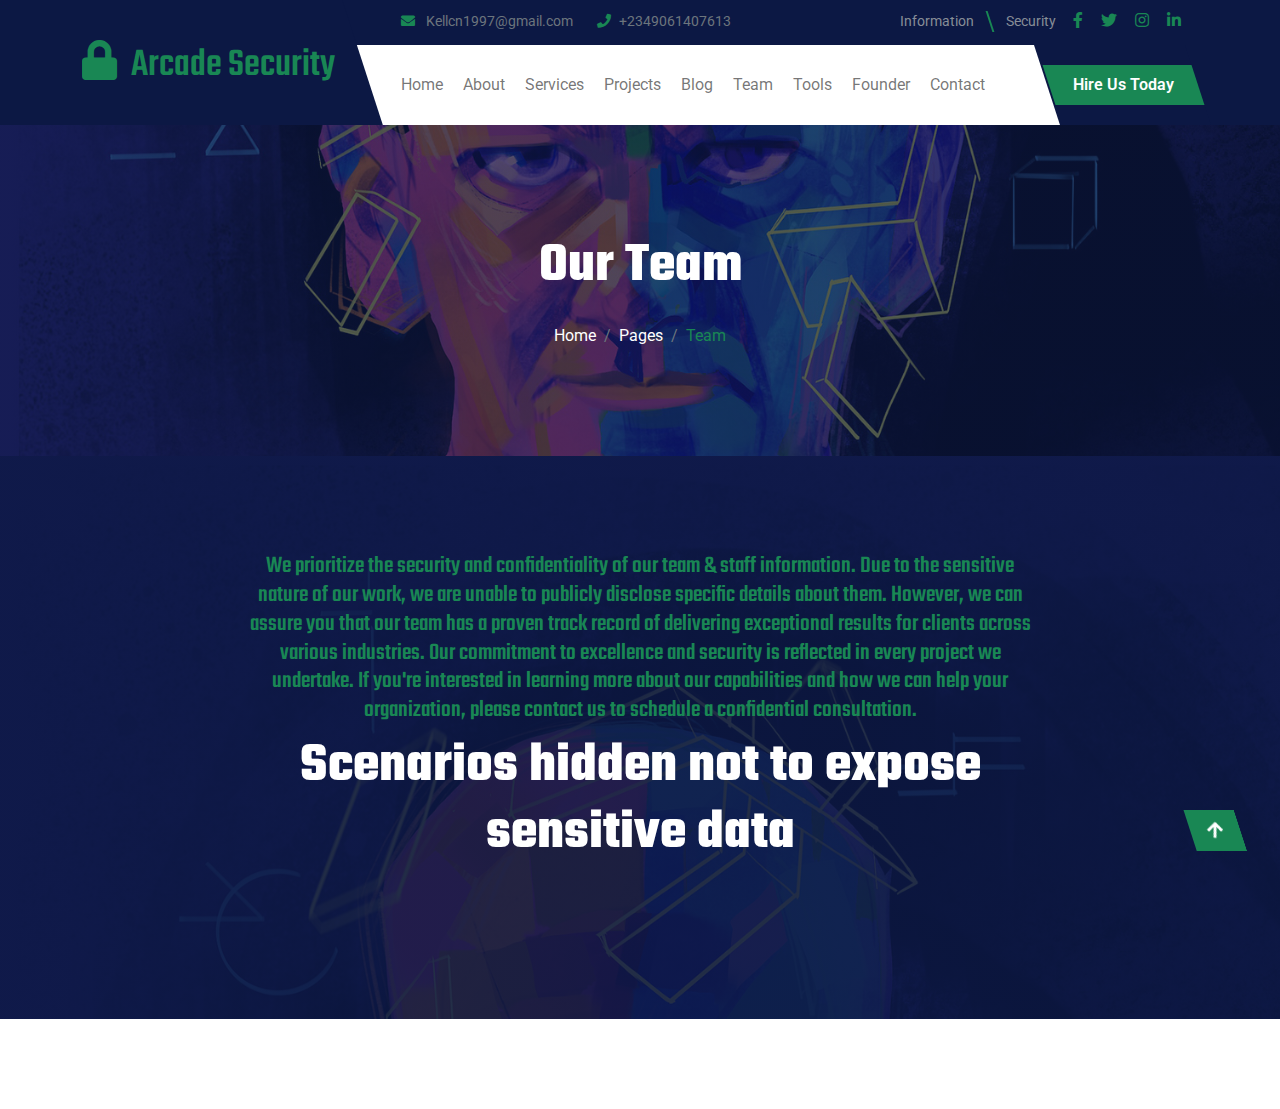
<file: founder.html>
<!DOCTYPE html>
<html lang="en">

    <head>
        <meta charset="utf-8">
        <title>Arcade Security </title>
        <meta content="width=device-width, initial-scale=1.0" name="viewport">
        <meta content="" name=" data breach
        security audit
        security consulting
        Specific Service Keywords:
        
        vulnerability assessment
        vulnerability scanning
        penetration testing
        ethical hacking
        red teaming
        risk assessment
        risk management
        security audit
        compliance audit
        security consulting
        Target Audience Keywords:
        
        small business security
        enterprise security
        healthcare security
        financial security
        government security
        cloud security ">
        <meta content="Uncover potential weaknesses in your IT infrastructure with 
        our rigorous vulnerability assessments. Our expert team meticulously scans your
         systems, networks, and applications to identify and prioritize vulnerabilities.
          By proactively addressing these 
        vulnerabilities, you can significantly reduce the risk of cyberattacks." name="description">

        <!-- Google Web Fonts -->
        <link rel="preconnect" href="https://fonts.googleapis.com">
        <link rel="preconnect" href="https://fonts.gstatic.com" crossorigin>
        <link href="https://fonts.googleapis.com/css2?family=Roboto:ital,wght@0,100;0,300;0,400;0,500;0,700;0,900;1,100;1,300;1,400;1,500;1,700;1,900&family=Teko:wght@300..700&display=swap" rel="stylesheet">

        <!-- Icon Font Stylesheet -->
        <link rel="stylesheet" href="https://use.fontawesome.com/releases/v5.15.4/css/all.css"/>
        <link href="https://cdn.jsdelivr.net/npm/bootstrap-icons@1.4.1/font/bootstrap-icons.css" rel="stylesheet">

        <!-- Libraries Stylesheet -->
        <link rel="stylesheet" href="lib/animate/animate.min.css"/>
        <link href="lib/owlcarousel/assets/owl.carousel.min.css" rel="stylesheet">


        <!-- Customized Bootstrap Stylesheet -->
        <link href="css/bootstrap.min.css" rel="stylesheet">

        <!-- Template Stylesheet -->
        <link href="css/style.css" rel="stylesheet">
    </head>

    <body>

        <!-- Spinner Start -->
        <div id="spinner" class="show bg-white position-fixed translate-middle w-100 vh-100 top-50 start-50 d-flex align-items-center justify-content-center">
            <div class="spinner-border text-primary" style="width: 3rem; height: 3rem;" role="status">
                <span class="sr-only">Loading...</span>
            </div>
        </div>
        <!-- Spinner End -->

        <!-- Navbar & Hero Start -->
        <div class="container-fluid header-top">
            <div class="nav-shaps-2"></div>
            <div class="container d-flex align-items-center">
                <div class="d-flex align-items-center h-100">
                    <a href="#" class="navbar-brand" style="height: 125px;">
                        <h1 class="text-primary mb-0"><i class="fas fa-lock me-2"></i> Arcade Security</h1>
                      
                    </a>
                </div>
                <div class="w-100 h-100">
                    <div class="topbar px-0 py-2 d-none d-lg-block" style="height: 45px;">
                        <div class="row gx-0 align-items-center">
                            <div class="col-lg-8 text-center text-lg-center mb-lg-0">
                                <div class="d-flex flex-wrap">
                                    <div class="pe-4">
                                        <a href="mailto:kellcn1997@gmail.com" class="text-muted small"><i class="fas fa-envelope text-primary me-2"></i> Kellcn1997@gmail.com</a>
                                    </div>
                                    <div class="pe-0">
                                        <a href="mailto:Kellcn1997@gmail.com" class="text-muted small"><i class="fa fa-phone text-primary me-2"></i>+2349061407613</a>
                                    </div>
                                </div>
                            </div>
                            <div class="col-lg-4 text-center text-lg-end">
                                <div class="d-flex justify-content-end">
                                    <div class="d-flex align-items-center small">
                                        <a href="#" class="login-btn text-body me-3 pe-3"> <span>Information  </span></a>
                                        <a href="#" class="text-body me-3">Security</a>
                                    </div>
                                    <div class="d-flex pe-3">
                                        <a class="btn p-0 text-primary me-3" href="https://www.instagram.com/arcade__software/ "><i class="fab fa-facebook-f"></i></a>
                                        <a class="btn p-0 text-primary me-3" href="https://www.instagram.com/arcade__software/ "><i class="fab fa-twitter"></i></a>
                                        <a class="btn p-0 text-primary me-3" href="https://www.instagram.com/arcade__software/ "><i class="fab fa-instagram"></i></a>
                                        <a class="btn p-0 text-primary me-0" href="https://www.instagram.com/arcade__software/ "><i class="fab fa-linkedin-in"></i></a>
                                    </div>
                                </div>
                            </div>
                        </div>
                    </div>
                    <div class="nav-bar px-0 py-lg-0" style="height: 80px;">
                        <nav class="navbar navbar-expand-lg navbar-light d-flex justify-content-lg-end">
                            <a href="#" class="navbar-brand-2">
                                <h1 class="text-primary mb-0"><i class="fas fa-lock me-2"></i> Arcade Secuirty </h1>
                                <!-- <img src="img/logo.png" alt="Logo"> -->
                            </a> 
                            <button class="navbar-toggler" type="button" data-bs-toggle="collapse" data-bs-target="#navbarCollapse">
                                <span class="fa fa-bars"></span>
                            </button>
                            <div class="collapse navbar-collapse" id="navbarCollapse">
                                <div class="navbar-nav mx-0 mx-lg-auto">
                                    <a href="index.html" class="nav-item nav-link ">Home</a>
                                    <a href="about.html" class="nav-item nav-link">About</a>
                                    <a href="services.html" class="nav-item nav-link">Services </a>
                                    <a href="projects.html" class="nav-item nav-link">Projects </a>
                                   
                                    <a href="blog.html" class="nav-item nav-link">Blog </a>
                                    <a href="team.html" class="nav-item nav-link">Team </a>
                                    <a href="Book.html" class="nav-item nav-link">Tools   </a>
                                    <a href="founder.html" class="nav-item nav-link">Founder </a>
                                    <a href="contact.html" class="nav-item nav-link">Contact</a>
                                    <div class="nav-btn ps-3">

                                        <a href="Book.html" class="btn btn-primary py-2 px-4 ms-0 ms-lg-3"> <span>Hire Us Today </span></a>
                                    </div>
                                    <div class="nav-shaps-1"></div>
                                </div>
                            </div>
                        </nav>
                    </div>
                </div>
            </div>
        </div>
        <!-- Navbar & Hero End -->

        <!-- Modal Search Start -->
        <div class="modal fade" id="searchModal" tabindex="-1" aria-labelledby="exampleModalLabel" aria-hidden="true">
            <div class="modal-dialog modal-fullscreen">
                <div class="modal-content rounded-0">
                    <div class="modal-header">
                        <h5 class="modal-title" id="exampleModalLabel">Search by keyword</h5>
                        <button type="button" class="btn-close" data-bs-dismiss="modal" aria-label="Close"></button>
                    </div>
                    <div class="modal-body d-flex align-items-center bg-primary">
                        <div class="input-group w-75 mx-auto d-flex">
                            <input type="search" class="form-control p-3" placeholder="keywords" aria-describedby="search-icon-1">
                            <span id="search-icon-1" class="btn bg-light border nput-group-text p-3"><i class="fa fa-search"></i></span>
                        </div>
                    </div>
                </div>
            </div>
        </div>
        <!-- Modal Search End -->

        <!-- Header Start -->
        <div class="container-fluid bg-breadcrumb">
            <div class="container text-center py-5" style="max-width: 900px;">
                <h4 class="text-white display-4 mb-4 wow fadeInDown" data-wow-delay="0.1s">Our Team  </h4>
                <ol class="breadcrumb d-flex justify-content-center mb-0 wow fadeInDown" data-wow-delay="0.3s">
                    <li class="breadcrumb-item"><a href="index.html">Home</a></li>
                    <li class="breadcrumb-item"><a href="#">Pages</a></li>
                    <li class="breadcrumb-item active text-primary">Team </li>
                </ol>    
            </div>
        </div>
        <!-- Header End -->
 <!-- Testimonial Start -->
 <div class="container-fluid testimonial bg-dark py-5" style="margin-bottom: 90px;">
    <div class="container py-5">
        <div class="text-center mx-auto pb-5 wow fadeInUp" data-wow-delay="0.2s" style="max-width: 800px;">
            <h4 class="text-primary"> We prioritize the security and confidentiality of our team & staff  information.
                 Due to the sensitive nature of our work, we are unable to publicly disclose specific details about
                them. 

                However, we can assure you that our team has a proven track record of
                 delivering exceptional results for clients across various industries. 
                 Our commitment to excellence and security is reflected in every project we undertake.
                
                If you're interested in learning more about our capabilities and how we can help your organization, please contact us to schedule a confidential consultation.  </h4>
            <h1 class="display-4 text-white">  Scenarios hidden not to  expose  sensitive data  </h1>
        </div>
        
<!-- Testimonial End -->

        

       
       


        <!-- Back to Top -->
        <div class="back-to-top">
            <a href="#" class="btn"><i class="fa fa-arrow-up"></i></a>  
        </div> 

        
        <!-- JavaScript Libraries -->
        <script src="https://ajax.googleapis.com/ajax/libs/jquery/3.6.4/jquery.min.js"></script>
        <script src="https://cdn.jsdelivr.net/npm/bootstrap@5.0.0/dist/js/bootstrap.bundle.min.js"></script>
        <script src="lib/wow/wow.min.js"></script>
        <script src="lib/easing/easing.min.js"></script>
        <script src="lib/waypoints/waypoints.min.js"></script>
        <script src="lib/owlcarousel/owl.carousel.min.js"></script>
        

        <!-- Template Javascript -->
        <script src="js/main.js"></script>
    </body>
    <link rel="icon" type="image/x-icon" style="border-radius: 50%;" href="p2.jpg">
</html>
</file>
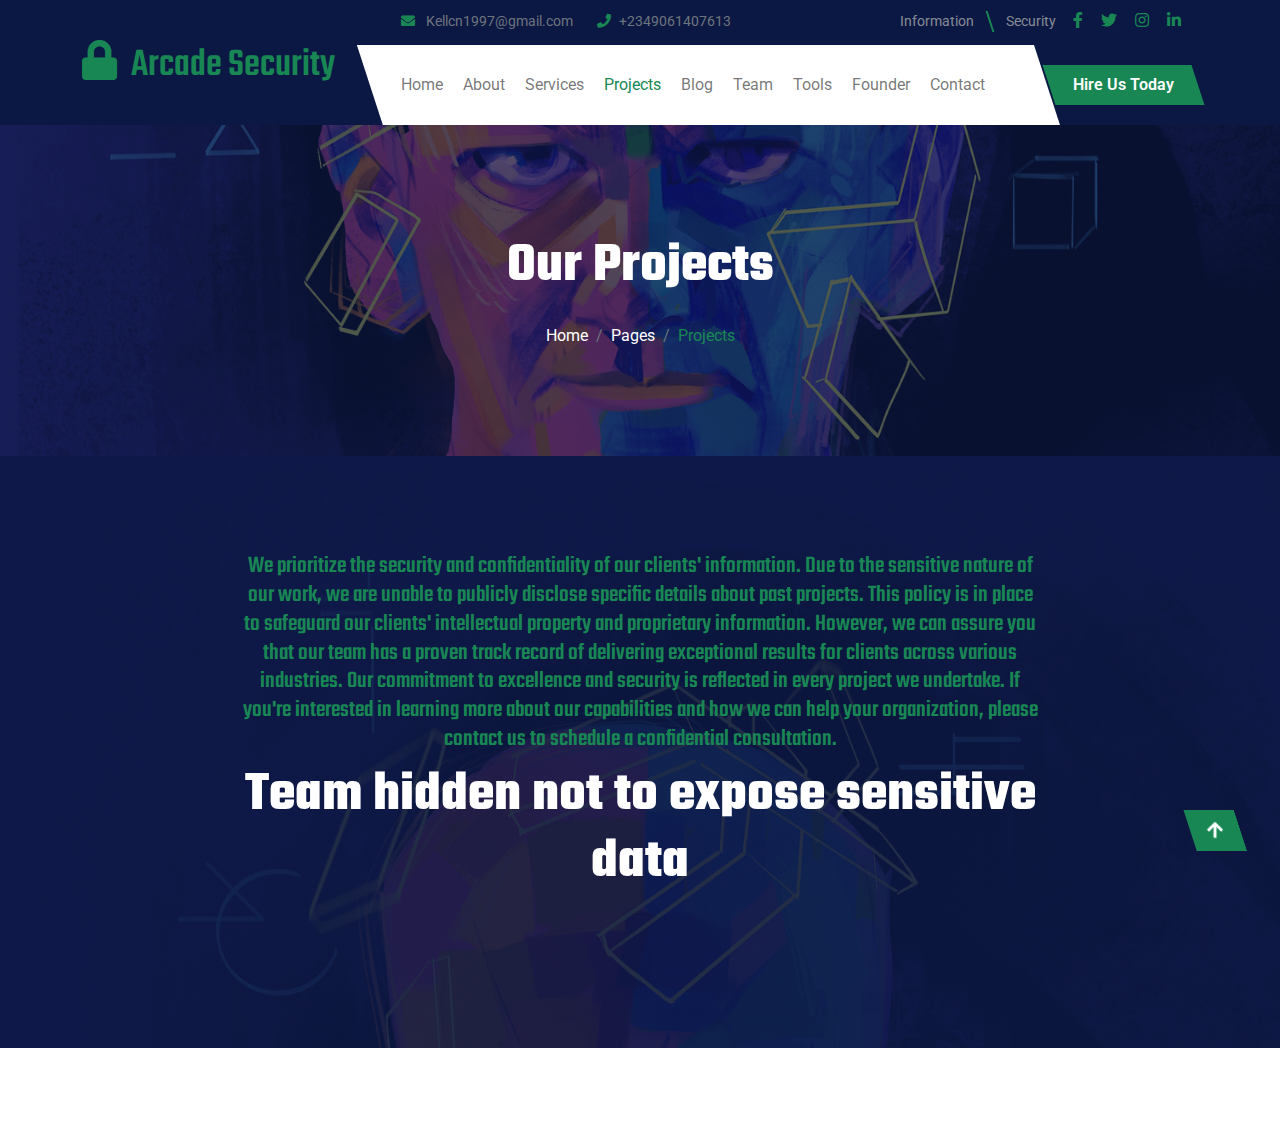
<file: projects.html>
<!DOCTYPE html>
<html lang="en">

    <head>
        <meta charset="utf-8">
        <title>Arcade Security </title>
        <meta content="width=device-width, initial-scale=1.0" name="viewport">
        <meta content="" name=" data breach
        security audit
        security consulting
        Specific Service Keywords:
        
        vulnerability assessment
        vulnerability scanning
        penetration testing
        ethical hacking
        red teaming
        risk assessment
        risk management
        security audit
        compliance audit
        security consulting
        Target Audience Keywords:
        
        small business security
        enterprise security
        healthcare security
        financial security
        government security
        cloud security ">
        <meta content="Uncover potential weaknesses in your IT infrastructure with 
        our rigorous vulnerability assessments. Our expert team meticulously scans your
         systems, networks, and applications to identify and prioritize vulnerabilities.
          By proactively addressing these 
        vulnerabilities, you can significantly reduce the risk of cyberattacks." name="description">

        <!-- Google Web Fonts -->
        <link rel="preconnect" href="https://fonts.googleapis.com">
        <link rel="preconnect" href="https://fonts.gstatic.com" crossorigin>
        <link href="https://fonts.googleapis.com/css2?family=Roboto:ital,wght@0,100;0,300;0,400;0,500;0,700;0,900;1,100;1,300;1,400;1,500;1,700;1,900&family=Teko:wght@300..700&display=swap" rel="stylesheet">

        <!-- Icon Font Stylesheet -->
        <link rel="stylesheet" href="https://use.fontawesome.com/releases/v5.15.4/css/all.css"/>
        <link href="https://cdn.jsdelivr.net/npm/bootstrap-icons@1.4.1/font/bootstrap-icons.css" rel="stylesheet">

        <!-- Libraries Stylesheet -->
        <link rel="stylesheet" href="lib/animate/animate.min.css"/>
        <link href="lib/owlcarousel/assets/owl.carousel.min.css" rel="stylesheet">


        <!-- Customized Bootstrap Stylesheet -->
        <link href="css/bootstrap.min.css" rel="stylesheet">

        <!-- Template Stylesheet -->
        <link href="css/style.css" rel="stylesheet">
    </head>

    <body>

        <!-- Spinner Start -->
        <div id="spinner" class="show bg-white position-fixed translate-middle w-100 vh-100 top-50 start-50 d-flex align-items-center justify-content-center">
            <div class="spinner-border text-primary" style="width: 3rem; height: 3rem;" role="status">
                <span class="sr-only">Loading...</span>
            </div>
        </div>
        <!-- Spinner End -->

        <!-- Navbar & Hero Start -->
        <div class="container-fluid header-top">
            <div class="nav-shaps-2"></div>
            <div class="container d-flex align-items-center">
                <div class="d-flex align-items-center h-100">
                    <a href="#" class="navbar-brand" style="height: 125px;">
                        <h1 class="text-primary mb-0"><i class="fas fa-lock me-2"></i> Arcade Security</h1>
                      
                    </a>
                </div>
                <div class="w-100 h-100">
                    <div class="topbar px-0 py-2 d-none d-lg-block" style="height: 45px;">
                        <div class="row gx-0 align-items-center">
                            <div class="col-lg-8 text-center text-lg-center mb-lg-0">
                                <div class="d-flex flex-wrap">
                                    <div class="pe-4">
                                        <a href="mailto:kellcn1997@gmail.com" class="text-muted small"><i class="fas fa-envelope text-primary me-2"></i> Kellcn1997@gmail.com</a>
                                    </div>
                                    <div class="pe-0">
                                        <a href="mailto:Kellcn1997@gmail.com" class="text-muted small"><i class="fa fa-phone text-primary me-2"></i>+2349061407613</a>
                                    </div>
                                </div>
                            </div>
                            <div class="col-lg-4 text-center text-lg-end">
                                <div class="d-flex justify-content-end">
                                    <div class="d-flex align-items-center small">
                                        <a href="#" class="login-btn text-body me-3 pe-3"> <span>Information  </span></a>
                                        <a href="#" class="text-body me-3">Security</a>
                                    </div>
                                    <div class="d-flex pe-3">
                                        <a class="btn p-0 text-primary me-3" href="https://www.instagram.com/arcade__software/ "><i class="fab fa-facebook-f"></i></a>
                                        <a class="btn p-0 text-primary me-3" href="https://www.instagram.com/arcade__software/ "><i class="fab fa-twitter"></i></a>
                                        <a class="btn p-0 text-primary me-3" href="https://www.instagram.com/arcade__software/ "><i class="fab fa-instagram"></i></a>
                                        <a class="btn p-0 text-primary me-0" href="https://www.instagram.com/arcade__software/ "><i class="fab fa-linkedin-in"></i></a>
                                    </div>
                                </div>
                            </div>
                        </div>
                    </div>
                    <div class="nav-bar px-0 py-lg-0" style="height: 80px;">
                        <nav class="navbar navbar-expand-lg navbar-light d-flex justify-content-lg-end">
                            <a href="#" class="navbar-brand-2">
                                <h1 class="text-primary mb-0"><i class="fas fa-lock me-2"></i> Arcade Secuirty </h1>
                                <!-- <img src="img/logo.png" alt="Logo"> -->
                            </a> 
                            <button class="navbar-toggler" type="button" data-bs-toggle="collapse" data-bs-target="#navbarCollapse">
                                <span class="fa fa-bars"></span>
                            </button>
                            <div class="collapse navbar-collapse" id="navbarCollapse">
                                <div class="navbar-nav mx-0 mx-lg-auto">
                                    <a href="index.html" class="nav-item nav-link ">Home</a>
                                    <a href="about.html" class="nav-item nav-link">About</a>
                                    <a href="services.html" class="nav-item nav-link">Services </a>
                                    <a href="projects.html" class="nav-item nav-link active ">Projects </a>
                                   
                                    <a href="blog.html" class="nav-item nav-link">Blog </a>
                                    <a href="team.html" class="nav-item nav-link">Team </a>
                                    <a href="Book.html" class="nav-item nav-link">Tools   </a>
                                    <a href="founder.html" class="nav-item nav-link">Founder </a>
                                    <a href="contact.html" class="nav-item nav-link">Contact</a>
                                    <div class="nav-btn ps-3">

                                        <a href="Book.html" class="btn btn-primary py-2 px-4 ms-0 ms-lg-3"> <span>Hire Us Today </span></a>
                                    </div>
                                    <div class="nav-shaps-1"></div>
                                </div>
                            </div>
                        </nav>
                    </div>
                </div>
            </div>
        </div>
        <!-- Navbar & Hero End -->

        <!-- Modal Search Start -->
        <div class="modal fade" id="searchModal" tabindex="-1" aria-labelledby="exampleModalLabel" aria-hidden="true">
            <div class="modal-dialog modal-fullscreen">
                <div class="modal-content rounded-0">
                    <div class="modal-header">
                        <h5 class="modal-title" id="exampleModalLabel">Search by keyword</h5>
                        <button type="button" class="btn-close" data-bs-dismiss="modal" aria-label="Close"></button>
                    </div>
                    <div class="modal-body d-flex align-items-center bg-primary">
                        <div class="input-group w-75 mx-auto d-flex">
                            <input type="search" class="form-control p-3" placeholder="keywords" aria-describedby="search-icon-1">
                            <span id="search-icon-1" class="btn bg-light border nput-group-text p-3"><i class="fa fa-search"></i></span>
                        </div>
                    </div>
                </div>
            </div>
        </div>
        <!-- Modal Search End -->

        <!-- Header Start -->
        <div class="container-fluid bg-breadcrumb">
            <div class="container text-center py-5" style="max-width: 900px;">
                <h4 class="text-white display-4 mb-4 wow fadeInDown" data-wow-delay="0.1s">Our Projects </h4>
                <ol class="breadcrumb d-flex justify-content-center mb-0 wow fadeInDown" data-wow-delay="0.3s">
                    <li class="breadcrumb-item"><a href="index.html">Home</a></li>
                    <li class="breadcrumb-item"><a href="#">Pages</a></li>
                    <li class="breadcrumb-item active text-primary">Projects </li>
                </ol>    
            </div>
        </div>
        <!-- Header End -->
 <!-- Testimonial Start -->
 <div class="container-fluid testimonial bg-dark py-5" style="margin-bottom: 90px;">
    <div class="container py-5">
        <div class="text-center mx-auto pb-5 wow fadeInUp" data-wow-delay="0.2s" style="max-width: 800px;">
            <h4 class="text-primary"> We prioritize the security and confidentiality of our clients' information.
                 Due to the sensitive nature of our work, we are unable to publicly disclose specific details about
                 past projects. This policy is in place to safeguard our clients' intellectual 
                 property and proprietary information.

                However, we can assure you that our team has a proven track record of
                 delivering exceptional results for clients across various industries. 
                 Our commitment to excellence and security is reflected in every project we undertake.
                
                If you're interested in learning more about our capabilities and how we can help your organization, please contact us to schedule a confidential consultation.  </h4>
            <h1 class="display-4 text-white">  Team  hidden not to  expose  sensitive data  </h1>
        </div>
        
<!-- Testimonial End -->

        

       
       


        <!-- Back to Top -->
        <div class="back-to-top">
            <a href="#" class="btn"><i class="fa fa-arrow-up"></i></a>  
        </div> 

        
        <!-- JavaScript Libraries -->
        <script src="https://ajax.googleapis.com/ajax/libs/jquery/3.6.4/jquery.min.js"></script>
        <script src="https://cdn.jsdelivr.net/npm/bootstrap@5.0.0/dist/js/bootstrap.bundle.min.js"></script>
        <script src="lib/wow/wow.min.js"></script>
        <script src="lib/easing/easing.min.js"></script>
        <script src="lib/waypoints/waypoints.min.js"></script>
        <script src="lib/owlcarousel/owl.carousel.min.js"></script>
        

        <!-- Template Javascript -->
        <script src="js/main.js"></script>
    </body>

</html>
</file>
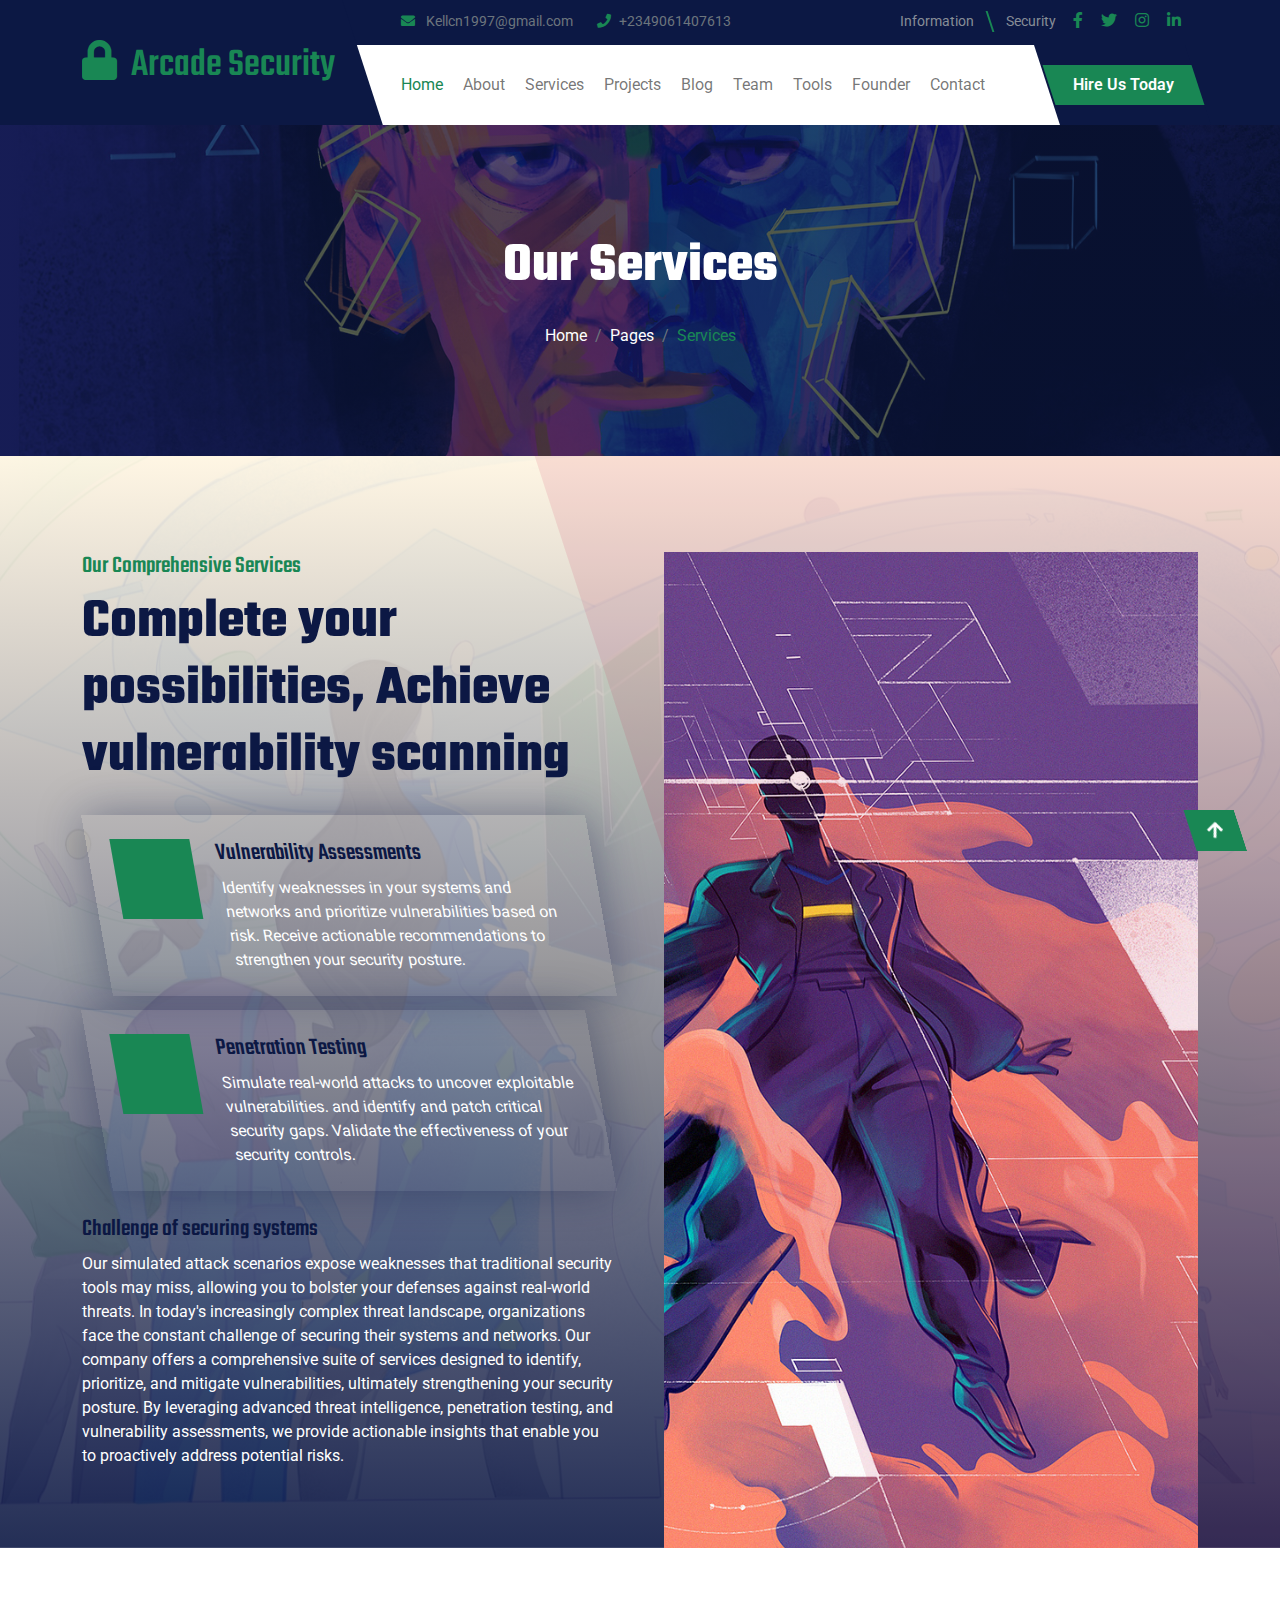
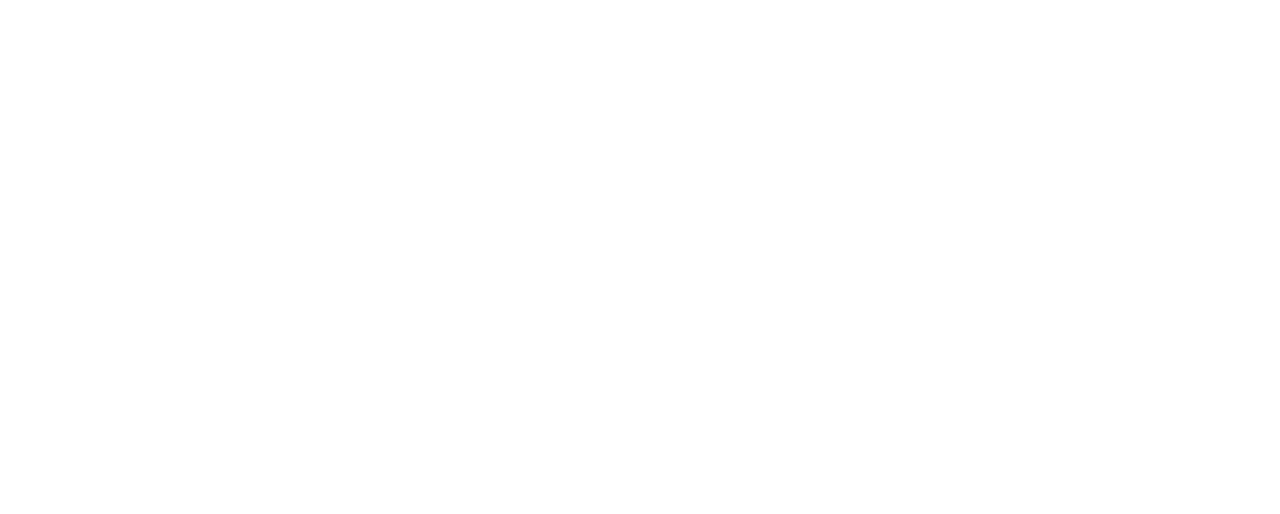
<file: services.html>
<!DOCTYPE html>
<html lang="en">

    <head>
        <meta charset="utf-8">
        <title>Arcade Security </title>
        <meta content="width=device-width, initial-scale=1.0" name="viewport">
        <meta content="" name=" data breach
        security audit
        security consulting
        Specific Service Keywords:
        
        vulnerability assessment
        vulnerability scanning
        penetration testing
        ethical hacking
        red teaming
        risk assessment
        risk management
        security audit
        compliance audit
        security consulting
        Target Audience Keywords:
        
        small business security
        enterprise security
        healthcare security
        financial security
        government security
        cloud security ">
        <meta content="Uncover potential weaknesses in your IT infrastructure with 
        our rigorous vulnerability assessments. Our expert team meticulously scans your
         systems, networks, and applications to identify and prioritize vulnerabilities.
          By proactively addressing these 
        vulnerabilities, you can significantly reduce the risk of cyberattacks." name="description">

        <!-- Google Web Fonts -->
        <link rel="preconnect" href="https://fonts.googleapis.com">
        <link rel="preconnect" href="https://fonts.gstatic.com" crossorigin>
        <link href="https://fonts.googleapis.com/css2?family=Roboto:ital,wght@0,100;0,300;0,400;0,500;0,700;0,900;1,100;1,300;1,400;1,500;1,700;1,900&family=Teko:wght@300..700&display=swap" rel="stylesheet">

        <!-- Icon Font Stylesheet -->
        <link rel="stylesheet" href="https://use.fontawesome.com/releases/v5.15.4/css/all.css"/>
        <link href="https://cdn.jsdelivr.net/npm/bootstrap-icons@1.4.1/font/bootstrap-icons.css" rel="stylesheet">

        <!-- Libraries Stylesheet -->
        <link rel="stylesheet" href="lib/animate/animate.min.css"/>
        <link href="lib/owlcarousel/assets/owl.carousel.min.css" rel="stylesheet">


        <!-- Customized Bootstrap Stylesheet -->
        <link href="css/bootstrap.min.css" rel="stylesheet">

        <!-- Template Stylesheet -->
        <link href="css/style.css" rel="stylesheet">
    </head>

    <body>

        <!-- Spinner Start -->
        <div id="spinner" class="show bg-white position-fixed translate-middle w-100 vh-100 top-50 start-50 d-flex align-items-center justify-content-center">
            <div class="spinner-border text-primary" style="width: 3rem; height: 3rem;" role="status">
                <span class="sr-only">Loading...</span>
            </div>
        </div>
        <!-- Spinner End -->

        <!-- Navbar & Hero Start -->
        <div class="container-fluid header-top">
            <div class="nav-shaps-2"></div>
            <div class="container d-flex align-items-center">
                <div class="d-flex align-items-center h-100">
                    <a href="#" class="navbar-brand" style="height: 125px;">
                        <h1 class="text-primary mb-0"><i class="fas fa-lock me-2"></i> Arcade Security</h1>
                      
                    </a>
                </div>
                <div class="w-100 h-100">
                    <div class="topbar px-0 py-2 d-none d-lg-block" style="height: 45px;">
                        <div class="row gx-0 align-items-center">
                            <div class="col-lg-8 text-center text-lg-center mb-lg-0">
                                <div class="d-flex flex-wrap">
                                    <div class="pe-4">
                                        <a href="mailto:kellcn1997@gmail.com" class="text-muted small"><i class="fas fa-envelope text-primary me-2"></i> Kellcn1997@gmail.com</a>
                                    </div>
                                    <div class="pe-0">
                                        <a href="mailto:Kellcn1997@gmail.com" class="text-muted small"><i class="fa fa-phone text-primary me-2"></i>+2349061407613</a>
                                    </div>
                                </div>
                            </div>
                            <div class="col-lg-4 text-center text-lg-end">
                                <div class="d-flex justify-content-end">
                                    <div class="d-flex align-items-center small">
                                        <a href="#" class="login-btn text-body me-3 pe-3"> <span>Information  </span></a>
                                        <a href="#" class="text-body me-3">Security</a>
                                    </div>
                                    <div class="d-flex pe-3">
                                        <a class="btn p-0 text-primary me-3" href="https://www.instagram.com/arcade__software/ "><i class="fab fa-facebook-f"></i></a>
                                        <a class="btn p-0 text-primary me-3" href="https://www.instagram.com/arcade__software/ "><i class="fab fa-twitter"></i></a>
                                        <a class="btn p-0 text-primary me-3" href="https://www.instagram.com/arcade__software/ "><i class="fab fa-instagram"></i></a>
                                        <a class="btn p-0 text-primary me-0" href="https://www.instagram.com/arcade__software/ "><i class="fab fa-linkedin-in"></i></a>
                                    </div>
                                </div>
                            </div>
                        </div>
                    </div>
                    <div class="nav-bar px-0 py-lg-0" style="height: 80px;">
                        <nav class="navbar navbar-expand-lg navbar-light d-flex justify-content-lg-end">
                            <a href="#" class="navbar-brand-2">
                                <h1 class="text-primary mb-0"><i class="fas fa-lock me-2"></i> Arcade Secuirty </h1>
                                <!-- <img src="img/logo.png" alt="Logo"> -->
                            </a> 
                            <button class="navbar-toggler" type="button" data-bs-toggle="collapse" data-bs-target="#navbarCollapse">
                                <span class="fa fa-bars"></span>
                            </button>
                            <div class="collapse navbar-collapse" id="navbarCollapse">
                                <div class="navbar-nav mx-0 mx-lg-auto">
                                    <a href="index.html" class="nav-item nav-link active">Home</a>
                                    <a href="about.html" class="nav-item nav-link">About</a>
                                    <a href="services.html" class="nav-item nav-link">Services </a>
                                    <a href="projects.html" class="nav-item nav-link">Projects </a>
                                   
                                    <a href="blog.html" class="nav-item nav-link">Blog </a>
                                    <a href="team.html" class="nav-item nav-link">Team </a>
                                    <a href="Book.html" class="nav-item nav-link">Tools   </a>
                                    <a href="founder.html" class="nav-item nav-link">Founder </a>
                                    <a href="contact.html" class="nav-item nav-link">Contact</a>
                                    <div class="nav-btn ps-3">

                                        <a href="Book.html" class="btn btn-primary py-2 px-4 ms-0 ms-lg-3"> <span>Hire Us Today </span></a>
                                    </div>
                                    <div class="nav-shaps-1"></div>
                                </div>
                            </div>
                        </nav>
                    </div>
                </div>
            </div>
        </div>
        <!-- Navbar & Hero End -->

        <!-- Modal Search Start -->
        <div class="modal fade" id="searchModal" tabindex="-1" aria-labelledby="exampleModalLabel" aria-hidden="true">
            <div class="modal-dialog modal-fullscreen">
                <div class="modal-content rounded-0">
                    <div class="modal-header">
                        <h5 class="modal-title" id="exampleModalLabel">Search by keyword</h5>
                        <button type="button" class="btn-close" data-bs-dismiss="modal" aria-label="Close"></button>
                    </div>
                    <div class="modal-body d-flex align-items-center bg-primary">
                        <div class="input-group w-75 mx-auto d-flex">
                            <input type="search" class="form-control p-3" placeholder="keywords" aria-describedby="search-icon-1">
                            <span id="search-icon-1" class="btn bg-light border nput-group-text p-3"><i class="fa fa-search"></i></span>
                        </div>
                    </div>
                </div>
            </div>
        </div>
        <!-- Modal Search End -->

        <!-- Header Start -->
        <div class="container-fluid bg-breadcrumb">
            <div class="container text-center py-5" style="max-width: 900px;">
                <h4 class="text-white display-4 mb-4 wow fadeInDown" data-wow-delay="0.1s">Our Services </h4>
                <ol class="breadcrumb d-flex justify-content-center mb-0 wow fadeInDown" data-wow-delay="0.3s">
                    <li class="breadcrumb-item"><a href="index.html">Home</a></li>
                    <li class="breadcrumb-item"><a href="#">Pages</a></li>
                    <li class="breadcrumb-item active text-primary">Services </li>
                </ol>    
            </div>
        </div>
        <!-- Header End -->

         <!--  Goal start -->
         <div class="container-fluid goal pt-5">
            <div class="container pt-5">
                <div class="row g-5">
                    <div class="col-lg-6 wow fadeInLeft" data-wow-delay="0.2s">
                        <div class="goal-content">
                            <h4 class="text-primary">Our Comprehensive Services </h4>
                            <h1 class="display-4 mb-4">Complete your possibilities, Achieve vulnerability scanning</h1>
                            <div class="goal-item d-flex p-4">
                                <div class="d-flex me-4">
                                    <div class="bg-primary d-inline p-3" style="width: 80px; height: 80px;">
                           
                                    </div>
                                </div>
                                <div>
                                    <h4> Vulnerability Assessments </h4>
                                    <p class="text-white mb-0"> Identify weaknesses in your systems and networks and
                                        prioritize vulnerabilities based on risk.
                                        Receive actionable recommendations to strengthen your security posture. </p>
                                </div>
                            </div>
                            <div class="goal-item d-flex p-4 mb-4">
                                <div class="d-flex me-4">
                                    <div class="bg-primary d-inline p-3" style="width: 80px; height: 80px;">
                                      
                                    </div>
                                </div>
                                <div>
                                    <h4> Penetration Testing</h4>
                                    <p class="text-white mb-0"> Simulate real-world attacks to uncover exploitable vulnerabilities.
                                       and  identify and patch critical security gaps.
                                        Validate the effectiveness of your security controls.
                                          </p>
                                </div>
                            </div>
                            
                            <div>
                                <h4>Challenge of securing  systems  </h4>
                                <p class="text-white mb-0">
                                    Our simulated attack scenarios expose weaknesses
                                      that traditional security tools may miss, allowing you to bolster your defenses against real-world threats.
                                    In today's increasingly complex threat landscape,
                                     organizations face the constant challenge of securing their systems and networks.
                                      Our company offers a comprehensive suite of services designed to identify, prioritize,
                                       and mitigate vulnerabilities, ultimately strengthening your security posture.

                                    By leveraging advanced threat intelligence, penetration testing,
                                     and vulnerability assessments, we provide actionable insights that enable you
                                     
                                     to proactively address potential risks. 
                                      </p>
                            </div>
                        </div>
                    </div>
                    <div class="col-lg-6 wow fadeInRight" data-wow-delay="0.2s">
                        <div class="h-100">
                            <img src="p15.jpg" class="img-fluid h-100" style="object-fit: cover;" alt="">
                        </div>
                    </div>
                </div>
            </div>
        </div>
        <!--  Services  End -->

         <!-- Footer Start -->
         <div class="container-fluid footer py-5 wow fadeIn" data-wow-delay="0.2s">
            <div class="container py-5">
                <div class="row g-5 mb-5 align-items-center">
                    <div class="col-lg-7">
                        <div class="position-relative d-flex" style="transform: skew(18deg);">
                            <input class="form-control border-0 w-100 py-3 pe-5" type="text" placeholder="Email address to Subscribe">
                           
                        </div>
                    </div>
                    <div class="col-lg-5">
                        <div class="d-flex align-items-center justify-content-center justify-content-lg-end">
                            <a class="btn btn-primary btn-md-square me-3" href="https://www.instagram.com/arcade__software/"><i class="fab fa-facebook-f"></i></a>
                            <a class="btn btn-primary btn-md-square me-3" href="https://www.instagram.com/arcade__software/"><i class="fab fa-twitter"></i></a>
                            <a class="btn btn-primary btn-md-square me-3" href="https://www.instagram.com/arcade__software/"><i class="fab fa-instagram"></i></a>
                            
                        </div>
                    </div>
                </div>
                <div class="row g-5">
                    <div class="col-md-6 col-lg-6 col-xl-3">
                        <div class="footer-item">
                            <h4 class="text-white mb-4"><i class="fas fa-lock text-primary me-2"></i> Arcade Security </h4>
                            <p class="mb-0">comprehensive solutions to protect your organization from cyberattacks. Security firm dedicated to safeguarding the digital assets of businesses across Africa  </p>
                        </div>
                    </div>
                    <div class="col-md-6 col-lg-6 col-xl-3">
                        <div class="footer-item">
                            <h4 class="text-white mb-4">Quick Links</h4>
                            <a href="index.html"> Home</a>
                            <a href="about.html"> About us</a>
                            <a href="services.html"> Services</a>
                            <a href="team.html"> Team </a>
                            <a href="founder.html"> Founder </a>
                            <a href="contact.html"> Contact </a>
                        </div>
                    </div>
                    <div class="col-md-6 col-lg-6 col-xl-3">
                        <div class="footer-item">
                            <h4 class="text-white mb-4"> Contact Info</h4>
                            <div class="row g-2">
                                <div class="col-12">
                                    <div class="d-flex">
                                        <i class="fas fa-map-marker-alt text-primary me-2"></i>
                                        <div>
                                            <h5 class="text-white mb-2">Address</h5>
                                            <p class="mb-0"> Abuja , Nigeria </p>
                                        </div>
                                    </div>
                                </div>
                                <div class="col-12">
                                    <div class="d-flex">
                                        <i class="fas fa-envelope text-primary me-2"></i>
                                        <div>
                                            <h5 class="text-white mb-2">Mail Us</h5>
                                            <p class="mb-0">Kellcn1997@gmail.com</p>
                                        </div>
                                    </div>
                                </div>
                                <div class="col-12">
                                    <div class="d-flex">
                                        <i class="fa fa-phone-alt text-primary me-2"></i>
                                        <div>
                                            <h5 class="text-white mb-2">Telephone</h5>
                                            <p class="mb-0"> +2349061407613 </p>
                                        </div>
                                    </div>
                                </div>
                            </div>
                        </div>
                    </div>
                    <div class="col-md-6 col-lg-6 col-xl-3">
                        <div class="footer-item">
                            <h4 class="text-white mb-4">Reach out to work with us </h4>
                            <div class="row g-2">
                                <div class="col-3">
                                 
                              
                               
                                </div>
                            </div>
                        </div>
                    </div>
                </div>
            </div>
        </div>
        <!-- Footer End -->

        

        <!-- Back to Top -->
        <div class="back-to-top">
            <a href="#" class="btn"><i class="fa fa-arrow-up"></i></a>  
        </div> 

        
        <!-- JavaScript Libraries -->
        <script src="https://ajax.googleapis.com/ajax/libs/jquery/3.6.4/jquery.min.js"></script>
        <script src="https://cdn.jsdelivr.net/npm/bootstrap@5.0.0/dist/js/bootstrap.bundle.min.js"></script>
        <script src="lib/wow/wow.min.js"></script>
        <script src="lib/easing/easing.min.js"></script>
        <script src="lib/waypoints/waypoints.min.js"></script>
        <script src="lib/owlcarousel/owl.carousel.min.js"></script>
        

        <!-- Template Javascript -->
        <script src="js/main.js"></script>
    </body>

</html>
</file>
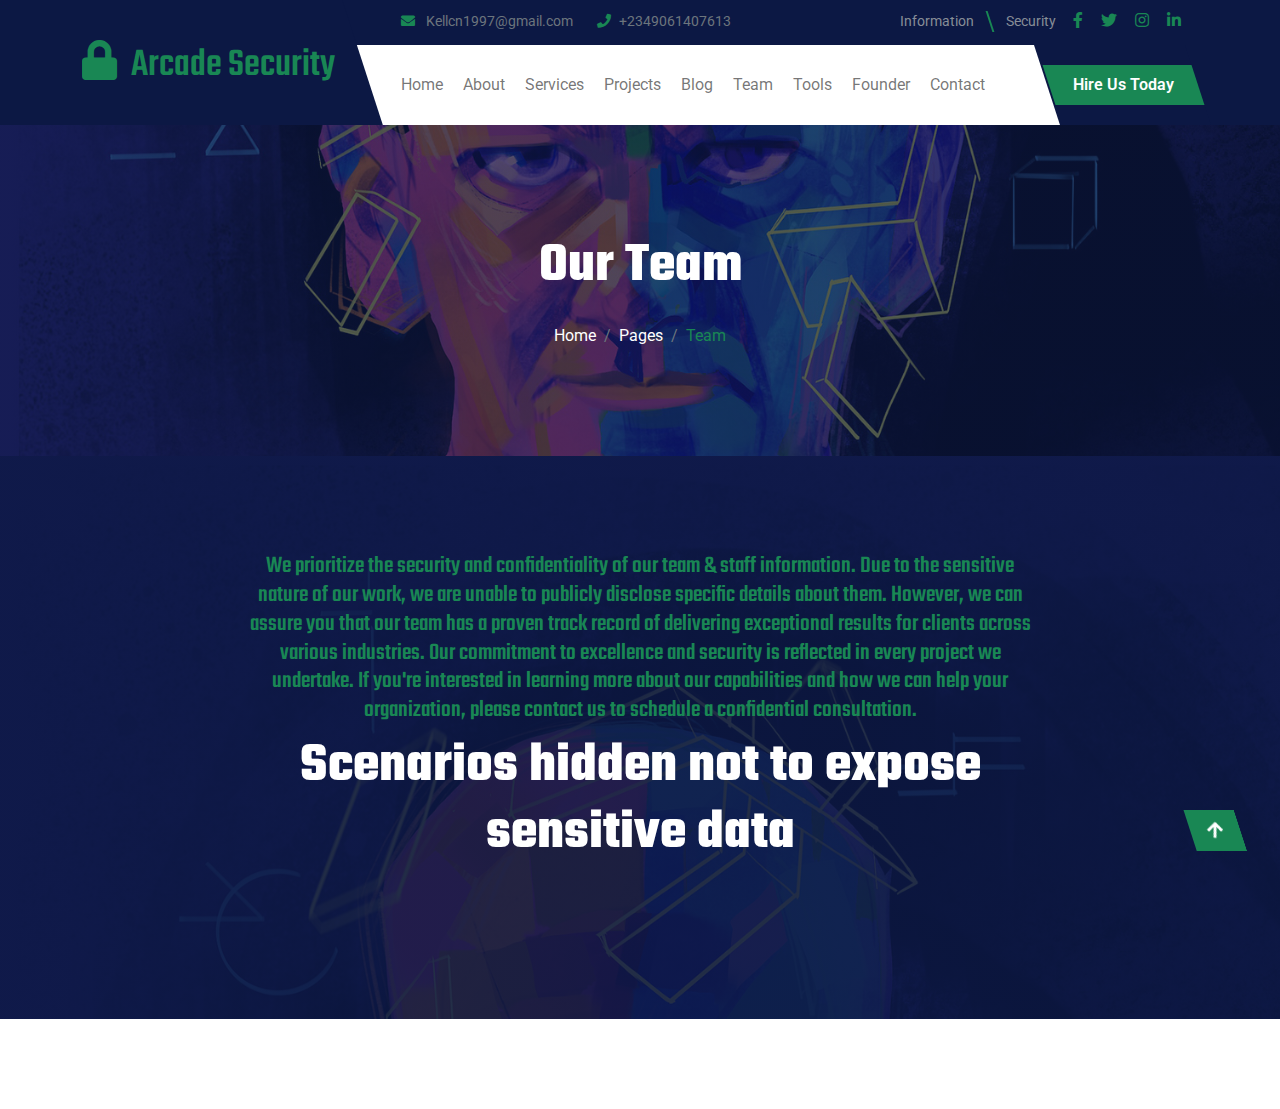
<file: team.html>
<!DOCTYPE html>
<html lang="en">

    <head>
        <meta charset="utf-8">
        <title>Arcade Security </title>
        <meta content="width=device-width, initial-scale=1.0" name="viewport">
        <meta content="" name=" data breach
        security audit
        security consulting
        Specific Service Keywords:
        
        vulnerability assessment
        vulnerability scanning
        penetration testing
        ethical hacking
        red teaming
        risk assessment
        risk management
        security audit
        compliance audit
        security consulting
        Target Audience Keywords:
        
        small business security
        enterprise security
        healthcare security
        financial security
        government security
        cloud security ">
        <meta content="Uncover potential weaknesses in your IT infrastructure with 
        our rigorous vulnerability assessments. Our expert team meticulously scans your
         systems, networks, and applications to identify and prioritize vulnerabilities.
          By proactively addressing these 
        vulnerabilities, you can significantly reduce the risk of cyberattacks." name="description">

        <!-- Google Web Fonts -->
        <link rel="preconnect" href="https://fonts.googleapis.com">
        <link rel="preconnect" href="https://fonts.gstatic.com" crossorigin>
        <link href="https://fonts.googleapis.com/css2?family=Roboto:ital,wght@0,100;0,300;0,400;0,500;0,700;0,900;1,100;1,300;1,400;1,500;1,700;1,900&family=Teko:wght@300..700&display=swap" rel="stylesheet">

        <!-- Icon Font Stylesheet -->
        <link rel="stylesheet" href="https://use.fontawesome.com/releases/v5.15.4/css/all.css"/>
        <link href="https://cdn.jsdelivr.net/npm/bootstrap-icons@1.4.1/font/bootstrap-icons.css" rel="stylesheet">

        <!-- Libraries Stylesheet -->
        <link rel="stylesheet" href="lib/animate/animate.min.css"/>
        <link href="lib/owlcarousel/assets/owl.carousel.min.css" rel="stylesheet">


        <!-- Customized Bootstrap Stylesheet -->
        <link href="css/bootstrap.min.css" rel="stylesheet">

        <!-- Template Stylesheet -->
        <link href="css/style.css" rel="stylesheet">
    </head>

    <body>

        <!-- Spinner Start -->
        <div id="spinner" class="show bg-white position-fixed translate-middle w-100 vh-100 top-50 start-50 d-flex align-items-center justify-content-center">
            <div class="spinner-border text-primary" style="width: 3rem; height: 3rem;" role="status">
                <span class="sr-only">Loading...</span>
            </div>
        </div>
        <!-- Spinner End -->

        <!-- Navbar & Hero Start -->
        <div class="container-fluid header-top">
            <div class="nav-shaps-2"></div>
            <div class="container d-flex align-items-center">
                <div class="d-flex align-items-center h-100">
                    <a href="#" class="navbar-brand" style="height: 125px;">
                        <h1 class="text-primary mb-0"><i class="fas fa-lock me-2"></i> Arcade Security</h1>
                      
                    </a>
                </div>
                <div class="w-100 h-100">
                    <div class="topbar px-0 py-2 d-none d-lg-block" style="height: 45px;">
                        <div class="row gx-0 align-items-center">
                            <div class="col-lg-8 text-center text-lg-center mb-lg-0">
                                <div class="d-flex flex-wrap">
                                    <div class="pe-4">
                                        <a href="mailto:kellcn1997@gmail.com" class="text-muted small"><i class="fas fa-envelope text-primary me-2"></i> Kellcn1997@gmail.com</a>
                                    </div>
                                    <div class="pe-0">
                                        <a href="mailto:Kellcn1997@gmail.com" class="text-muted small"><i class="fa fa-phone text-primary me-2"></i>+2349061407613</a>
                                    </div>
                                </div>
                            </div>
                            <div class="col-lg-4 text-center text-lg-end">
                                <div class="d-flex justify-content-end">
                                    <div class="d-flex align-items-center small">
                                        <a href="#" class="login-btn text-body me-3 pe-3"> <span>Information  </span></a>
                                        <a href="#" class="text-body me-3">Security</a>
                                    </div>
                                    <div class="d-flex pe-3">
                                        <a class="btn p-0 text-primary me-3" href="https://www.instagram.com/arcade__software/ "><i class="fab fa-facebook-f"></i></a>
                                        <a class="btn p-0 text-primary me-3" href="https://www.instagram.com/arcade__software/ "><i class="fab fa-twitter"></i></a>
                                        <a class="btn p-0 text-primary me-3" href="https://www.instagram.com/arcade__software/ "><i class="fab fa-instagram"></i></a>
                                        <a class="btn p-0 text-primary me-0" href="https://www.instagram.com/arcade__software/ "><i class="fab fa-linkedin-in"></i></a>
                                    </div>
                                </div>
                            </div>
                        </div>
                    </div>
                    <div class="nav-bar px-0 py-lg-0" style="height: 80px;">
                        <nav class="navbar navbar-expand-lg navbar-light d-flex justify-content-lg-end">
                            <a href="#" class="navbar-brand-2">
                                <h1 class="text-primary mb-0"><i class="fas fa-lock me-2"></i> Arcade Secuirty </h1>
                                <!-- <img src="img/logo.png" alt="Logo"> -->
                            </a> 
                            <button class="navbar-toggler" type="button" data-bs-toggle="collapse" data-bs-target="#navbarCollapse">
                                <span class="fa fa-bars"></span>
                            </button>
                            <div class="collapse navbar-collapse" id="navbarCollapse">
                                <div class="navbar-nav mx-0 mx-lg-auto">
                                    <a href="index.html" class="nav-item nav-link ">Home</a>
                                    <a href="about.html" class="nav-item nav-link">About</a>
                                    <a href="services.html" class="nav-item nav-link">Services </a>
                                    <a href="projects.html" class="nav-item nav-link">Projects </a>
                                   
                                    <a href="blog.html" class="nav-item nav-link">Blog </a>
                                    <a href="team.html" class="nav-item nav-link">Team </a>
                                    <a href="Book.html" class="nav-item nav-link">Tools   </a>
                                    <a href="founder.html" class="nav-item nav-link">Founder </a>
                                    <a href="contact.html" class="nav-item nav-link">Contact</a>
                                    <div class="nav-btn ps-3">

                                        <a href="Book.html" class="btn btn-primary py-2 px-4 ms-0 ms-lg-3"> <span>Hire Us Today </span></a>
                                    </div>
                                    <div class="nav-shaps-1"></div>
                                </div>
                            </div>
                        </nav>
                    </div>
                </div>
            </div>
        </div>
        <!-- Navbar & Hero End -->

        <!-- Modal Search Start -->
        <div class="modal fade" id="searchModal" tabindex="-1" aria-labelledby="exampleModalLabel" aria-hidden="true">
            <div class="modal-dialog modal-fullscreen">
                <div class="modal-content rounded-0">
                    <div class="modal-header">
                        <h5 class="modal-title" id="exampleModalLabel">Search by keyword</h5>
                        <button type="button" class="btn-close" data-bs-dismiss="modal" aria-label="Close"></button>
                    </div>
                    <div class="modal-body d-flex align-items-center bg-primary">
                        <div class="input-group w-75 mx-auto d-flex">
                            <input type="search" class="form-control p-3" placeholder="keywords" aria-describedby="search-icon-1">
                            <span id="search-icon-1" class="btn bg-light border nput-group-text p-3"><i class="fa fa-search"></i></span>
                        </div>
                    </div>
                </div>
            </div>
        </div>
        <!-- Modal Search End -->

        <!-- Header Start -->
        <div class="container-fluid bg-breadcrumb">
            <div class="container text-center py-5" style="max-width: 900px;">
                <h4 class="text-white display-4 mb-4 wow fadeInDown" data-wow-delay="0.1s">Our Team  </h4>
                <ol class="breadcrumb d-flex justify-content-center mb-0 wow fadeInDown" data-wow-delay="0.3s">
                    <li class="breadcrumb-item"><a href="index.html">Home</a></li>
                    <li class="breadcrumb-item"><a href="#">Pages</a></li>
                    <li class="breadcrumb-item active text-primary">Team </li>
                </ol>    
            </div>
        </div>
        <!-- Header End -->
 <!-- Testimonial Start -->
 <div class="container-fluid testimonial bg-dark py-5" style="margin-bottom: 90px;">
    <div class="container py-5">
        <div class="text-center mx-auto pb-5 wow fadeInUp" data-wow-delay="0.2s" style="max-width: 800px;">
            <h4 class="text-primary"> We prioritize the security and confidentiality of our team & staff  information.
                 Due to the sensitive nature of our work, we are unable to publicly disclose specific details about
                them. 

                However, we can assure you that our team has a proven track record of
                 delivering exceptional results for clients across various industries. 
                 Our commitment to excellence and security is reflected in every project we undertake.
                
                If you're interested in learning more about our capabilities and how we can help your organization, please contact us to schedule a confidential consultation.  </h4>
            <h1 class="display-4 text-white">  Scenarios hidden not to  expose  sensitive data  </h1>
        </div>
        
<!-- Testimonial End -->

        

       
       


        <!-- Back to Top -->
        <div class="back-to-top">
            <a href="#" class="btn"><i class="fa fa-arrow-up"></i></a>  
        </div> 

        
        <!-- JavaScript Libraries -->
        <script src="https://ajax.googleapis.com/ajax/libs/jquery/3.6.4/jquery.min.js"></script>
        <script src="https://cdn.jsdelivr.net/npm/bootstrap@5.0.0/dist/js/bootstrap.bundle.min.js"></script>
        <script src="lib/wow/wow.min.js"></script>
        <script src="lib/easing/easing.min.js"></script>
        <script src="lib/waypoints/waypoints.min.js"></script>
        <script src="lib/owlcarousel/owl.carousel.min.js"></script>
        

        <!-- Template Javascript -->
        <script src="js/main.js"></script>
    </body>

</html>
</file>
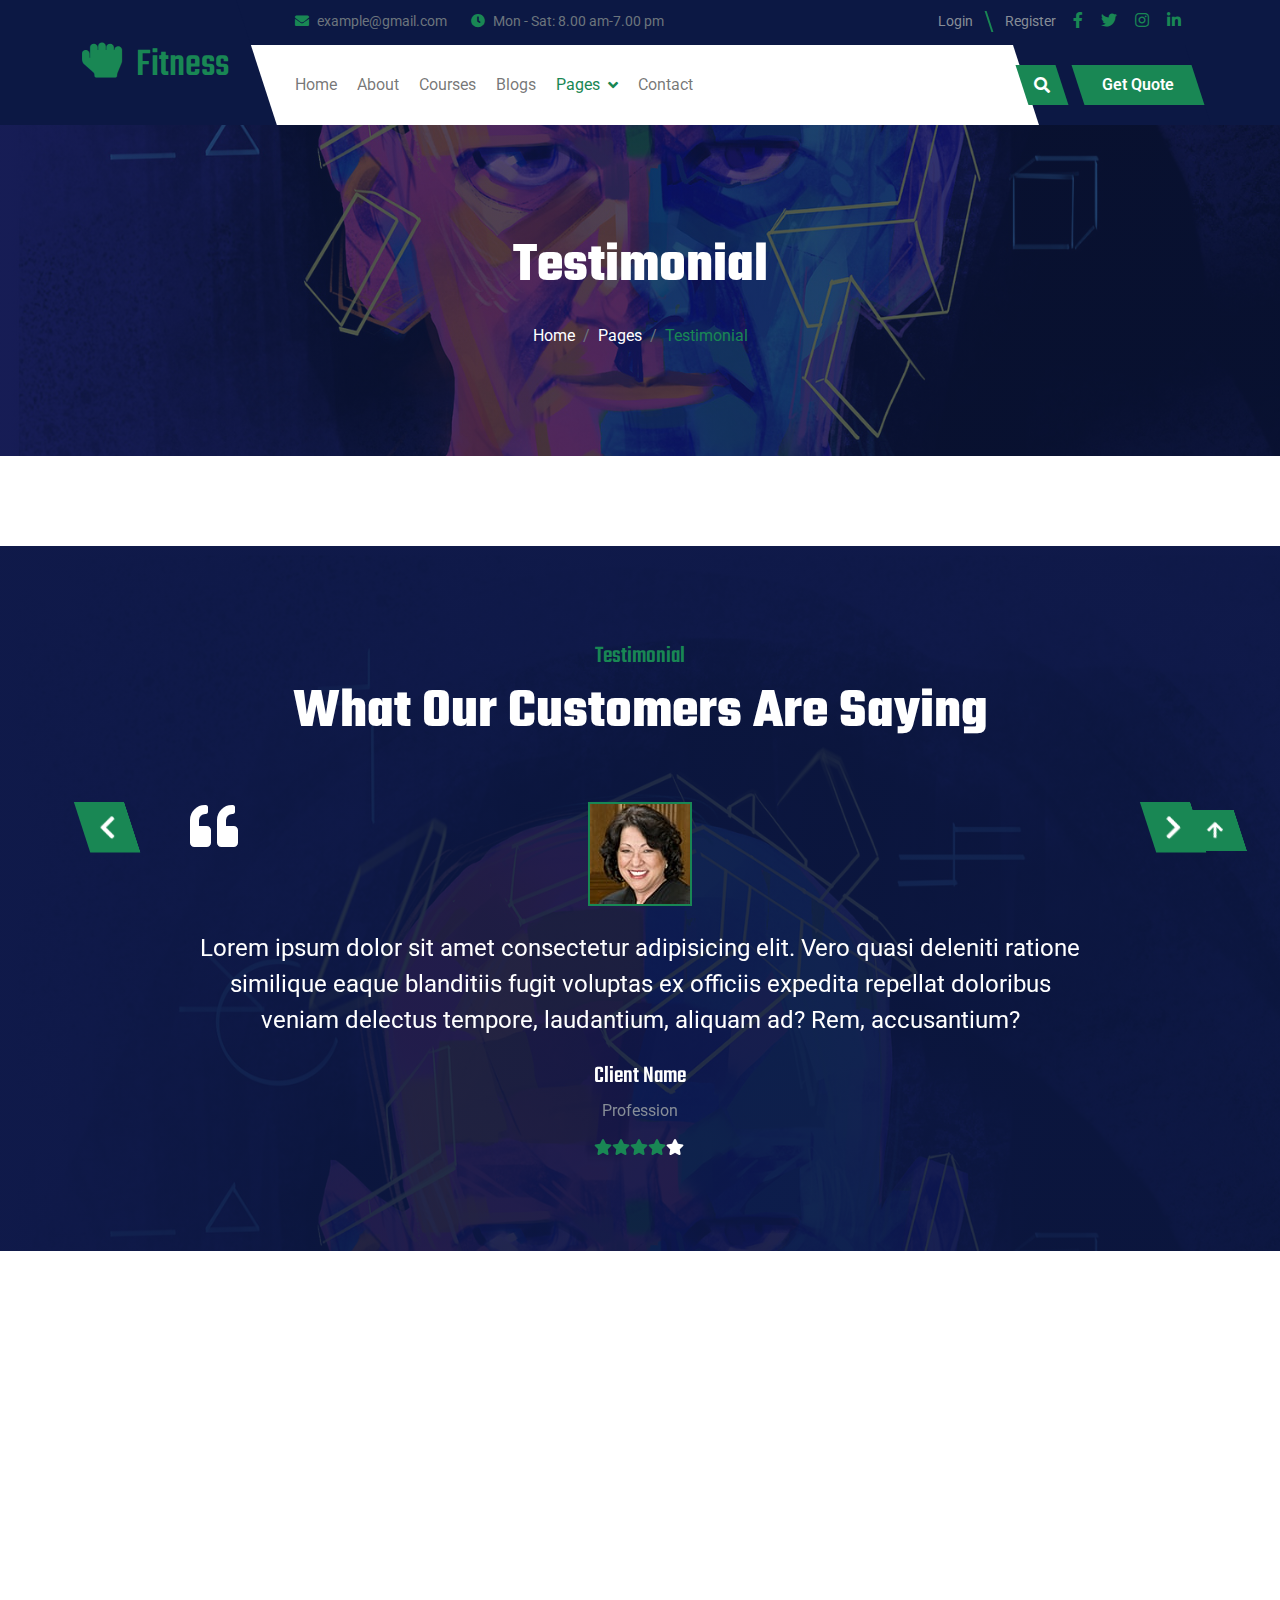
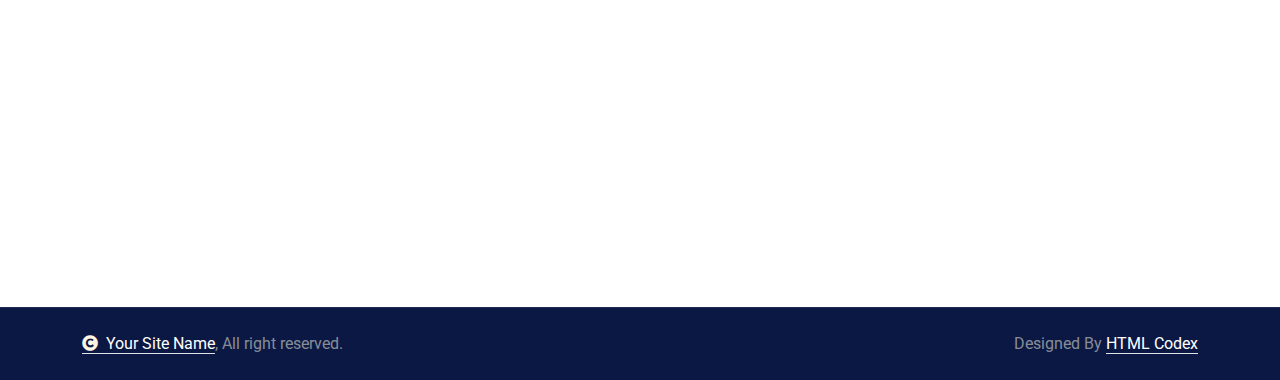
<file: testimonial.html>
<!DOCTYPE html>
<html lang="en">

    <head>
        <meta charset="utf-8">
        <title>Fitness - Fitness Website Template</title>
        <meta content="width=device-width, initial-scale=1.0" name="viewport">
        <meta content="" name="keywords">
        <meta content="" name="description">

        <!-- Google Web Fonts -->
        <link rel="preconnect" href="https://fonts.googleapis.com">
        <link rel="preconnect" href="https://fonts.gstatic.com" crossorigin>
        <link href="https://fonts.googleapis.com/css2?family=Roboto:ital,wght@0,100;0,300;0,400;0,500;0,700;0,900;1,100;1,300;1,400;1,500;1,700;1,900&family=Teko:wght@300..700&display=swap" rel="stylesheet">

        <!-- Icon Font Stylesheet -->
        <link rel="stylesheet" href="https://use.fontawesome.com/releases/v5.15.4/css/all.css"/>
        <link href="https://cdn.jsdelivr.net/npm/bootstrap-icons@1.4.1/font/bootstrap-icons.css" rel="stylesheet">

        <!-- Libraries Stylesheet -->
        <link rel="stylesheet" href="lib/animate/animate.min.css"/>
        <link href="lib/owlcarousel/assets/owl.carousel.min.css" rel="stylesheet">


        <!-- Customized Bootstrap Stylesheet -->
        <link href="css/bootstrap.min.css" rel="stylesheet">

        <!-- Template Stylesheet -->
        <link href="css/style.css" rel="stylesheet">
    </head>

    <body>

        <!-- Spinner Start -->
        <div id="spinner" class="show bg-white position-fixed translate-middle w-100 vh-100 top-50 start-50 d-flex align-items-center justify-content-center">
            <div class="spinner-border text-primary" style="width: 3rem; height: 3rem;" role="status">
                <span class="sr-only">Loading...</span>
            </div>
        </div>
        <!-- Spinner End -->

        <!-- Navbar & Hero Start -->
        <div class="container-fluid header-top">
            <div class="nav-shaps-2"></div>
            <div class="container d-flex align-items-center">
                <div class="d-flex align-items-center h-100">
                    <a href="#" class="navbar-brand" style="height: 125px;">
                        <h1 class="text-primary mb-0"><i class="fas fa-hand-rock me-2"></i> Fitness</h1>
                        <!-- <img src="img/logo.png" alt="Logo"> -->
                    </a>
                </div>
                <div class="w-100 h-100">
                    <div class="topbar px-0 py-2 d-none d-lg-block" style="height: 45px;">
                        <div class="row gx-0 align-items-center">
                            <div class="col-lg-8 text-center text-lg-center mb-lg-0">
                                <div class="d-flex flex-wrap">
                                    <div class="pe-4">
                                        <a href="mailto:example@gmail.com" class="text-muted small"><i class="fas fa-envelope text-primary me-2"></i>example@gmail.com</a>
                                    </div>
                                    <div class="pe-0">
                                        <a href="mailto:example@gmail.com" class="text-muted small"><i class="fa fa-clock text-primary me-2"></i>Mon - Sat: 8.00 am-7.00 pm</a>
                                    </div>
                                </div>
                            </div>
                            <div class="col-lg-4 text-center text-lg-end">
                                <div class="d-flex justify-content-end">
                                    <div class="d-flex align-items-center small">
                                        <a href="#" class="login-btn text-body me-3 pe-3"> <span>Login</span></a>
                                        <a href="#" class="text-body me-3"> Register</a>
                                    </div>
                                    <div class="d-flex pe-3">
                                        <a class="btn p-0 text-primary me-3" href="#"><i class="fab fa-facebook-f"></i></a>
                                        <a class="btn p-0 text-primary me-3" href="#"><i class="fab fa-twitter"></i></a>
                                        <a class="btn p-0 text-primary me-3" href="#"><i class="fab fa-instagram"></i></a>
                                        <a class="btn p-0 text-primary me-0" href="#"><i class="fab fa-linkedin-in"></i></a>
                                    </div>
                                </div>
                            </div>
                        </div>
                    </div>
                    <div class="nav-bar px-0 py-lg-0" style="height: 80px;">
                        <nav class="navbar navbar-expand-lg navbar-light d-flex justify-content-lg-end">
                            <a href="#" class="navbar-brand-2">
                                <h1 class="text-primary mb-0"><i class="fas fa-hand-rock me-2"></i> Fitness</h1>
                                <!-- <img src="img/logo.png" alt="Logo"> -->
                            </a> 
                            <button class="navbar-toggler" type="button" data-bs-toggle="collapse" data-bs-target="#navbarCollapse">
                                <span class="fa fa-bars"></span>
                            </button>
                            <div class="collapse navbar-collapse" id="navbarCollapse">
                                <div class="navbar-nav mx-0 mx-lg-auto">
                                    <a href="index.html" class="nav-item nav-link">Home</a>
                                    <a href="about.html" class="nav-item nav-link">About</a>
                                    <a href="course.html" class="nav-item nav-link">Courses</a>
                                    <a href="blog.html" class="nav-item nav-link">Blogs</a>
                                    <div class="nav-item dropdown active">
                                        <a href="#" class="nav-link" data-bs-toggle="dropdown">
                                            <span class="dropdown-toggle">Pages</span>
                                        </a>
                                        <div class="dropdown-menu">
                                            <a href="feature.html" class="dropdown-item">Our Features</a>
                                            <a href="team.html" class="dropdown-item">Our team</a>
                                            <a href="testimonial.html" class="dropdown-item active">Testimonial</a>
                                            <a href="404.html" class="dropdown-item">404 Page</a>
                                        </div>
                                    </div>
                                    <a href="contact.html" class="nav-item nav-link">Contact</a>
                                    <div class="nav-btn ps-3">
                                        <button class="btn-search btn btn-primary btn-md-square mt-2 mt-lg-0 mb-4 mb-lg-0 flex-shrink-0" data-bs-toggle="modal" data-bs-target="#searchModal"><i class="fas fa-search"></i></button>
                                        <a href="#" class="btn btn-primary py-2 px-4 ms-0 ms-lg-3"> <span>Get Quote</span></a>
                                    </div>
                                    <div class="nav-shaps-1"></div>
                                </div>
                            </div>
                        </nav>
                    </div>
                </div>
            </div>
        </div>
        <!-- Navbar & Hero End -->

        <!-- Modal Search Start -->
        <div class="modal fade" id="searchModal" tabindex="-1" aria-labelledby="exampleModalLabel" aria-hidden="true">
            <div class="modal-dialog modal-fullscreen">
                <div class="modal-content rounded-0">
                    <div class="modal-header">
                        <h5 class="modal-title" id="exampleModalLabel">Search by keyword</h5>
                        <button type="button" class="btn-close" data-bs-dismiss="modal" aria-label="Close"></button>
                    </div>
                    <div class="modal-body d-flex align-items-center bg-primary">
                        <div class="input-group w-75 mx-auto d-flex">
                            <input type="search" class="form-control p-3" placeholder="keywords" aria-describedby="search-icon-1">
                            <span id="search-icon-1" class="btn bg-light border nput-group-text p-3"><i class="fa fa-search"></i></span>
                        </div>
                    </div>
                </div>
            </div>
        </div>
        <!-- Modal Search End -->

        <!-- Header Start -->
        <div class="container-fluid bg-breadcrumb">
            <div class="container text-center py-5" style="max-width: 900px;">
                <h4 class="text-white display-4 mb-4 wow fadeInDown" data-wow-delay="0.1s">Testimonial</h4>
                <ol class="breadcrumb d-flex justify-content-center mb-0 wow fadeInDown" data-wow-delay="0.3s">
                    <li class="breadcrumb-item"><a href="index.html">Home</a></li>
                    <li class="breadcrumb-item"><a href="#">Pages</a></li>
                    <li class="breadcrumb-item active text-primary">Testimonial</li>
                </ol>    
            </div>
        </div>
        <!-- Header End -->

        <!-- Testimonial Start -->
        <div class="container-fluid testimonial bg-dark py-5" style="margin: 90px 0;">
            <div class="container py-5">
                <div class="text-center mx-auto pb-5 wow fadeInUp" data-wow-delay="0.2s" style="max-width: 800px;">
                    <h4 class="text-primary">Testimonial</h4>
                    <h1 class="display-4 text-white">What Our Customers Are Saying</h1>
                </div>
                <div class="testimonial-carousel owl-carousel wow fadeInUp" data-wow-delay="0.2s">
                    <div class="testimonial-item mx-auto" style="max-width: 900px;">
                        <span class="fa fa-quote-left fa-3x quote-icon"></span>
                        <div class="testimonial-img mb-4">
                            <img src="img/testimonial-1.jpg" class="img-fluid" alt="Image">
                        </div>
                        <p class="fs-4 text-white mb-4">Lorem ipsum dolor sit amet consectetur adipisicing elit. Vero quasi deleniti ratione similique eaque blanditiis fugit voluptas ex officiis expedita repellat doloribus veniam delectus tempore, laudantium, aliquam ad? Rem, accusantium?
                        </p>
                        <div class="d-block">
                            <h4 class="text-white">Client Name</h4>
                            <p class="m-0 pb-3">Profession</p>
                            <div class="d-flex">
                                <i class="fas fa-star text-primary"></i>
                                <i class="fas fa-star text-primary"></i>
                                <i class="fas fa-star text-primary"></i>
                                <i class="fas fa-star text-primary"></i>
                                <i class="fas fa-star text-white"></i>
                            </div>
                        </div>
                    </div>
                    <div class="testimonial-item mx-auto" style="max-width: 900px;">
                        <span class="fa fa-quote-left fa-3x quote-icon"></span>
                        <div class="testimonial-img mb-4">
                            <img src="img/testimonial-2.jpg" class="img-fluid" alt="Image">
                        </div>
                        <p class="fs-4 text-white mb-4">Lorem ipsum dolor sit amet consectetur adipisicing elit. Vero quasi deleniti ratione similique eaque blanditiis fugit voluptas ex officiis expedita repellat doloribus veniam delectus tempore, laudantium, aliquam ad? Rem, accusantium?
                        </p>
                        <div class="d-block">
                            <h4 class="text-white">Client Name</h4>
                            <p class="m-0 pb-3">Profession</p>
                            <div class="d-flex">
                                <i class="fas fa-star text-primary"></i>
                                <i class="fas fa-star text-primary"></i>
                                <i class="fas fa-star text-primary"></i>
                                <i class="fas fa-star text-primary"></i>
                                <i class="fas fa-star text-white"></i>
                            </div>
                        </div>
                    </div>
                    <div class="testimonial-item mx-auto" style="max-width: 900px;">
                        <span class="fa fa-quote-left fa-3x quote-icon"></span>
                        <div class="testimonial-img mb-4">
                            <img src="img/testimonial-3.jpg" class="img-fluid" alt="Image">
                        </div>
                        <p class="fs-4 text-white mb-4">Lorem ipsum dolor sit amet consectetur adipisicing elit. Vero quasi deleniti ratione similique eaque blanditiis fugit voluptas ex officiis expedita repellat doloribus veniam delectus tempore, laudantium, aliquam ad? Rem, accusantium?
                        </p>
                        <div class="d-block">
                            <h4 class="text-white">Client Name</h4>
                            <p class="m-0 pb-3">Profession</p>
                            <div class="d-flex">
                                <i class="fas fa-star text-primary"></i>
                                <i class="fas fa-star text-primary"></i>
                                <i class="fas fa-star text-primary"></i>
                                <i class="fas fa-star text-primary"></i>
                                <i class="fas fa-star text-white"></i>
                            </div>
                        </div>
                    </div>
                </div>
            </div>
        </div>
        <!-- Testimonial End -->

        <!-- Footer Start -->
        <div class="container-fluid footer py-5 wow fadeIn" data-wow-delay="0.2s">
            <div class="container py-5">
                <div class="row g-5 mb-5 align-items-center">
                    <div class="col-lg-7">
                        <div class="position-relative d-flex" style="transform: skew(18deg);">
                            <input class="form-control border-0 w-100 py-3 pe-5" type="text" placeholder="Email address to Subscribe">
                            <button type="button" class="btn-primary py-2 px-4 ms-3"> <span>Subscribe</span></button>
                        </div>
                    </div>
                    <div class="col-lg-5">
                        <div class="d-flex align-items-center justify-content-center justify-content-lg-end">
                            <a class="btn btn-primary btn-md-square me-3" href=""><i class="fab fa-facebook-f"></i></a>
                            <a class="btn btn-primary btn-md-square me-3" href=""><i class="fab fa-twitter"></i></a>
                            <a class="btn btn-primary btn-md-square me-3" href=""><i class="fab fa-instagram"></i></a>
                            <a class="btn btn-primary btn-md-square me-0" href=""><i class="fab fa-linkedin-in"></i></a>
                        </div>
                    </div>
                </div>
                <div class="row g-5">
                    <div class="col-md-6 col-lg-6 col-xl-3">
                        <div class="footer-item">
                            <h4 class="text-white mb-4"><i class="fas fa-hand-rock text-primary me-2"></i> Fitness</h4>
                            <p class="mb-0">Dolor amet sit justo amet elitr clita ipsum elitr est.Lorem ipsum dolor sit amet, consectetur adipiscing elit consectetur adipiscing elit.</p>
                        </div>
                    </div>
                    <div class="col-md-6 col-lg-6 col-xl-3">
                        <div class="footer-item">
                            <h4 class="text-white mb-4">Quick Links</h4>
                            <a href="#"> Home</a>
                            <a href="#"> About us</a>
                            <a href="#"> Our Courses</a>
                            <a href="#"> Our Features</a>
                            <a href="#"> Our Blog & news</a>
                            <a href="#"> Testimonial</a>
                        </div>
                    </div>
                    <div class="col-md-6 col-lg-6 col-xl-3">
                        <div class="footer-item">
                            <h4 class="text-white mb-4"> Contact Info</h4>
                            <div class="row g-2">
                                <div class="col-12">
                                    <div class="d-flex">
                                        <i class="fas fa-map-marker-alt text-primary me-2"></i>
                                        <div>
                                            <h5 class="text-white mb-2">Address</h5>
                                            <p class="mb-0">123 street New York</p>
                                        </div>
                                    </div>
                                </div>
                                <div class="col-12">
                                    <div class="d-flex">
                                        <i class="fas fa-envelope text-primary me-2"></i>
                                        <div>
                                            <h5 class="text-white mb-2">Mail Us</h5>
                                            <p class="mb-0">info@example.com</p>
                                        </div>
                                    </div>
                                </div>
                                <div class="col-12">
                                    <div class="d-flex">
                                        <i class="fa fa-phone-alt text-primary me-2"></i>
                                        <div>
                                            <h5 class="text-white mb-2">Telephone</h5>
                                            <p class="mb-0">(+012) 3456 7890 123</p>
                                        </div>
                                    </div>
                                </div>
                            </div>
                        </div>
                    </div>
                    <div class="col-md-6 col-lg-6 col-xl-3">
                        <div class="footer-item">
                            <h4 class="text-white mb-4">Recent Work</h4>
                            <div class="row g-2">
                                <div class="col-3">
                                    <div class="footer-item-img">
                                        <a href="#"><img src="img/work-9.jpg" class="img-fluid" alt=""></a>
                                    </div>
                                </div>
                                <div class="col-3">
                                    <div class="footer-item-img">
                                        <a href="#"><img src="img/work-10.jpg" class="img-fluid" alt=""></a>
                                    </div>
                                </div>
                                <div class="col-3">
                                    <div class="footer-item-img">
                                        <a href="#"><img src="img/work-11.jpg" class="img-fluid" alt=""></a>
                                    </div>
                                </div>
                                <div class="col-3">
                                    <div class="footer-item-img">
                                        <a href="#"><img src="img/work-12.jpg" class="img-fluid" alt=""></a>
                                    </div>
                                </div>
                                <div class="col-3">
                                    <div class="footer-item-img">
                                        <a href="#"><img src="img/work-1.jpg" class="img-fluid" alt=""></a>
                                    </div>
                                </div>
                                <div class="col-3">
                                    <div class="footer-item-img">
                                        <a href="#"><img src="img/work-2.jpg" class="img-fluid" alt=""></a>
                                    </div>
                                </div>
                                <div class="col-3">
                                    <div class="footer-item-img">
                                        <a href="#"><img src="img/work-3.jpg" class="img-fluid" alt=""></a>
                                    </div>
                                </div>
                                <div class="col-3">
                                    <div class="footer-item-img">
                                        <a href="#"><img src="img/work-4.jpg" class="img-fluid" alt=""></a>
                                    </div>
                                </div>
                                <div class="col-3">
                                    <div class="footer-item-img">
                                        <a href="#"><img src="img/work-5.jpg" class="img-fluid" alt=""></a>
                                    </div>
                                </div>
                                <div class="col-3">
                                    <div class="footer-item-img">
                                        <a href="#"><img src="img/work-6.jpg" class="img-fluid" alt=""></a>
                                    </div>
                                </div>
                                <div class="col-3">
                                    <div class="footer-item-img">
                                        <a href="#"><img src="img/work-7.jpg" class="img-fluid" alt=""></a>
                                    </div>
                                </div>
                                <div class="col-3">
                                    <div class="footer-item-img">
                                        <a href="#"><img src="img/work-8.jpg" class="img-fluid" alt=""></a>
                                    </div>
                                </div>
                            </div>
                        </div>
                    </div>
                </div>
            </div>
        </div>
        <!-- Footer End -->

        
        <!-- Copyright Start -->
        <div class="container-fluid copyright py-4">
            <div class="container">
                <div class="row g-4 align-items-center">
                    <div class="col-md-6 text-center text-md-start mb-md-0">
                        <span class="text-body"><a href="#" class="border-bottom text-white"><i class="fas fa-copyright text-light me-2"></i>Your Site Name</a>, All right reserved.</span>
                    </div>
                    <div class="col-md-6 text-center text-md-end text-body">
                        <!--/*** This template is free as long as you keep the below author’s credit link/attribution link/backlink. ***/-->
                        <!--/*** If you'd like to use the template without the below author’s credit link/attribution link/backlink, ***/-->
                        <!--/*** you can purchase the Credit Removal License from "https://htmlcodex.com/credit-removal". ***/-->
                        Designed By <a class="border-bottom text-white" href="https://htmlcodex.com">HTML Codex</a>
                    </div>
                </div>
            </div>
        </div>
        <!-- Copyright End -->


        <!-- Back to Top -->
        <div class="back-to-top">
            <a href="#" class="btn"><i class="fa fa-arrow-up"></i></a>  
        </div> 

        
        <!-- JavaScript Libraries -->
        <script src="https://ajax.googleapis.com/ajax/libs/jquery/3.6.4/jquery.min.js"></script>
        <script src="https://cdn.jsdelivr.net/npm/bootstrap@5.0.0/dist/js/bootstrap.bundle.min.js"></script>
        <script src="lib/wow/wow.min.js"></script>
        <script src="lib/easing/easing.min.js"></script>
        <script src="lib/waypoints/waypoints.min.js"></script>
        <script src="lib/owlcarousel/owl.carousel.min.js"></script>
        

        <!-- Template Javascript -->
        <script src="js/main.js"></script>
    </body>

</html>
</file>
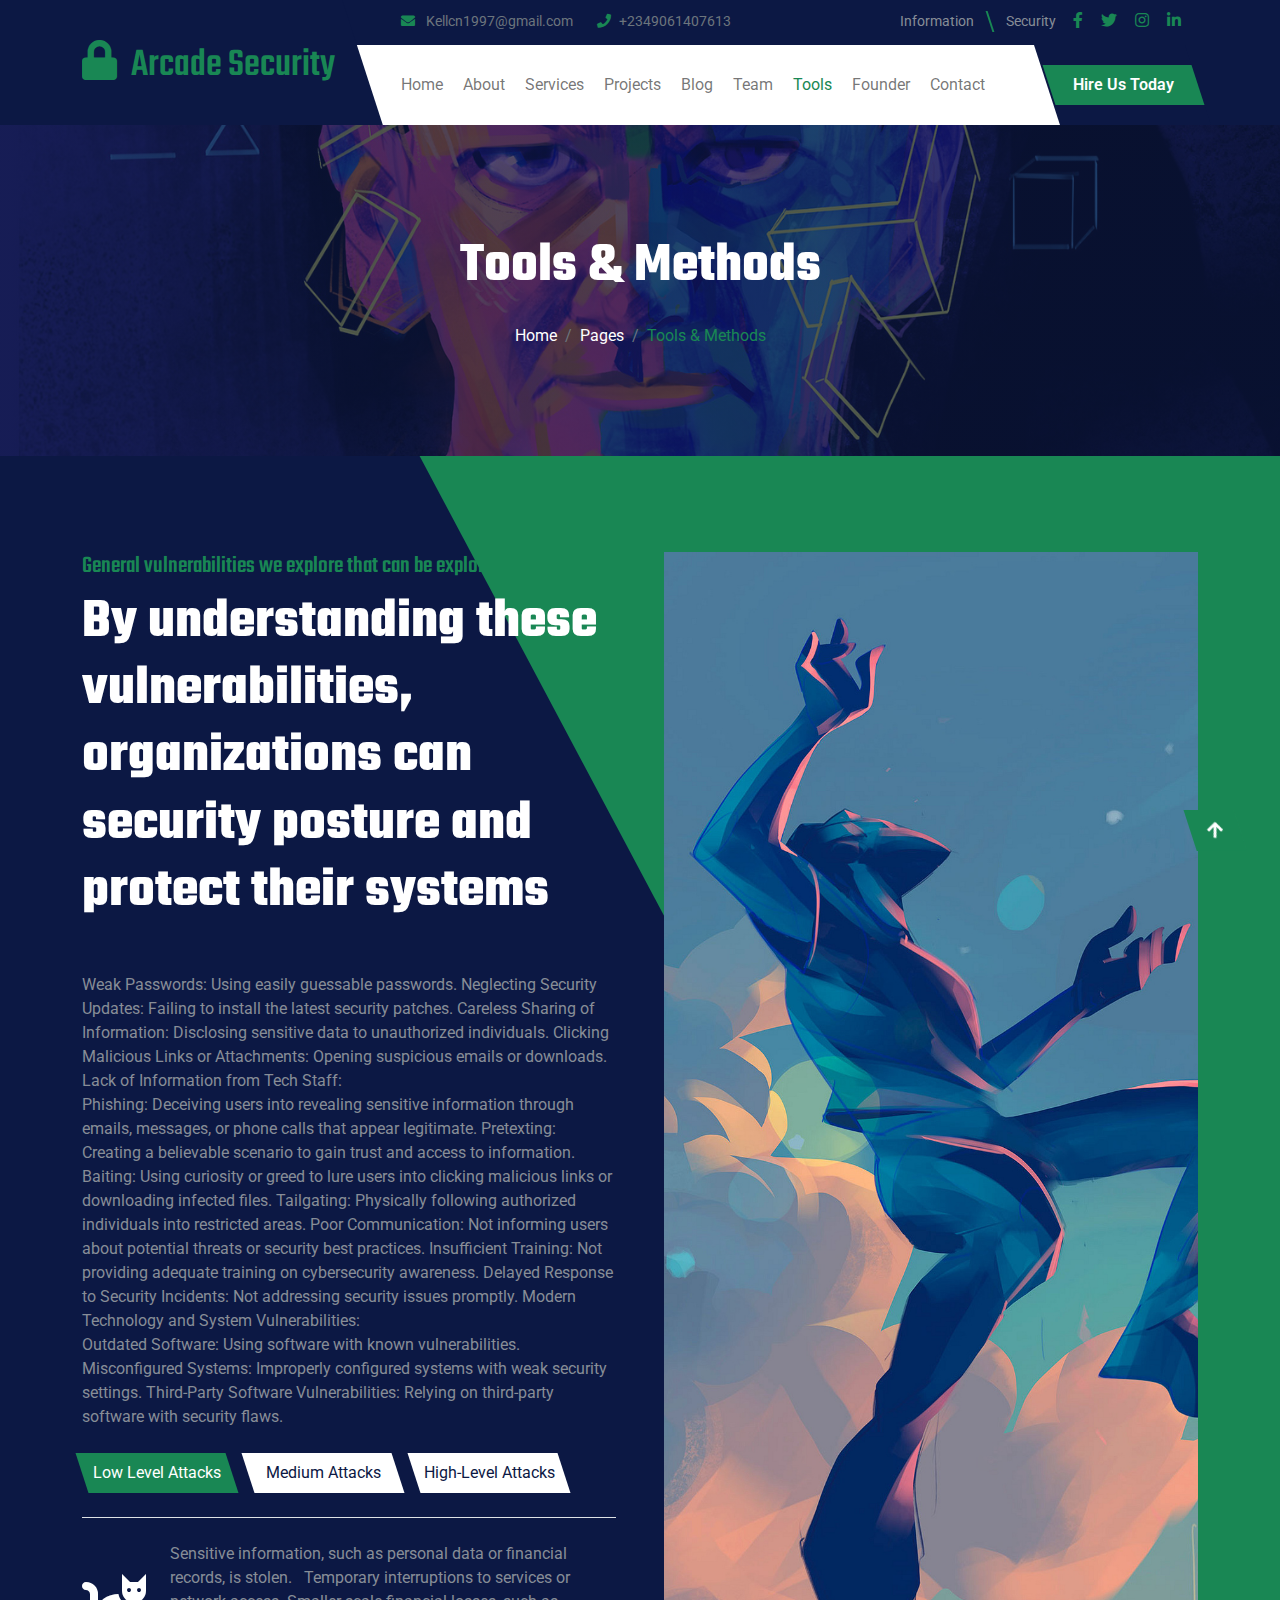
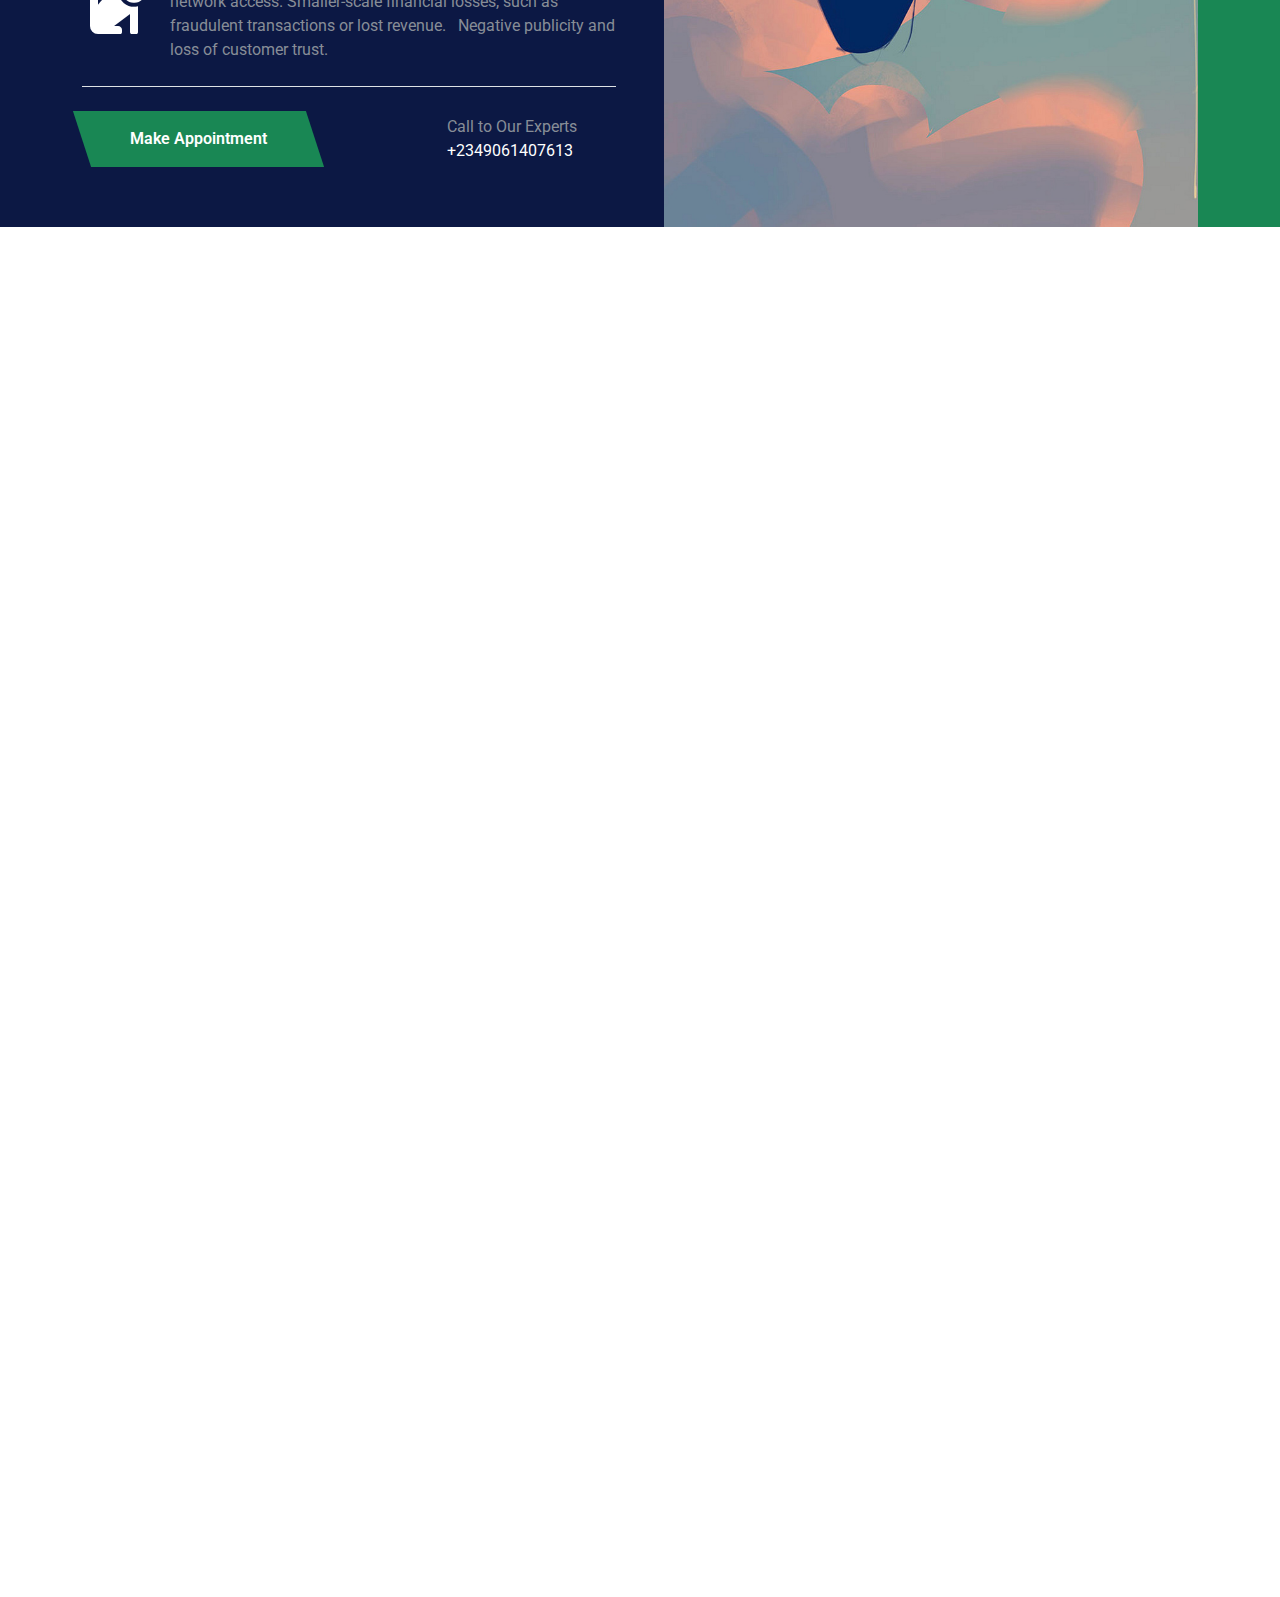
<file: tools.html>
<!DOCTYPE html>
<html lang="en">

    <head>
        <meta charset="utf-8">
        <title>Arcade Security </title>
        <link rel="icon" type="image/x-icon" style="border-radius: 50%;" href="p2.jpg">
        <meta content="width=device-width, initial-scale=1.0" name="viewport">
        <meta content="" name=" data breach
        security audit
        security consulting
        Specific Service Keywords:
        
        vulnerability assessment
        vulnerability scanning
        penetration testing
        ethical hacking
        red teaming
        risk assessment
        risk management
        security audit
        compliance audit
        security consulting
        Target Audience Keywords:
        
        small business security
        enterprise security
        healthcare security
        financial security
        government security
        cloud security ">
        <meta content="Uncover potential weaknesses in your IT infrastructure with 
        our rigorous vulnerability assessments. Our expert team meticulously scans your
         systems, networks, and applications to identify and prioritize vulnerabilities.
          By proactively addressing these 
        vulnerabilities, you can significantly reduce the risk of cyberattacks." name="description">

        <!-- Google Web Fonts -->
        <link rel="preconnect" href="https://fonts.googleapis.com">
        <link rel="preconnect" href="https://fonts.gstatic.com" crossorigin>
        <link href="https://fonts.googleapis.com/css2?family=Roboto:ital,wght@0,100;0,300;0,400;0,500;0,700;0,900;1,100;1,300;1,400;1,500;1,700;1,900&family=Teko:wght@300..700&display=swap" rel="stylesheet">

        <!-- Icon Font Stylesheet -->
        <link rel="stylesheet" href="https://use.fontawesome.com/releases/v5.15.4/css/all.css"/>
        <link href="https://cdn.jsdelivr.net/npm/bootstrap-icons@1.4.1/font/bootstrap-icons.css" rel="stylesheet">

        <!-- Libraries Stylesheet -->
        <link rel="stylesheet" href="lib/animate/animate.min.css"/>
        <link href="lib/owlcarousel/assets/owl.carousel.min.css" rel="stylesheet">


        <!-- Customized Bootstrap Stylesheet -->
        <link href="css/bootstrap.min.css" rel="stylesheet">

        <!-- Template Stylesheet -->
        <link href="css/style.css" rel="stylesheet">
    </head>

    <body>

        <!-- Spinner Start -->
        <div id="spinner" class="show bg-white position-fixed translate-middle w-100 vh-100 top-50 start-50 d-flex align-items-center justify-content-center">
            <div class="spinner-border text-primary" style="width: 3rem; height: 3rem;" role="status">
                <span class="sr-only">Loading...</span>
            </div>
        </div>
        <!-- Spinner End -->

        <!-- Navbar & Hero Start -->
        <div class="container-fluid header-top">
            <div class="nav-shaps-2"></div>
            <div class="container d-flex align-items-center">
                <div class="d-flex align-items-center h-100">
                    <a href="#" class="navbar-brand" style="height: 125px;">
                        <h1 class="text-primary mb-0"><i class="fas fa-lock me-2"></i> Arcade Security</h1>
                      
                    </a>
                </div>
                <div class="w-100 h-100">
                    <div class="topbar px-0 py-2 d-none d-lg-block" style="height: 45px;">
                        <div class="row gx-0 align-items-center">
                            <div class="col-lg-8 text-center text-lg-center mb-lg-0">
                                <div class="d-flex flex-wrap">
                                    <div class="pe-4">
                                        <a href="mailto:kellcn1997@gmail.com" class="text-muted small"><i class="fas fa-envelope text-primary me-2"></i> Kellcn1997@gmail.com</a>
                                    </div>
                                    <div class="pe-0">
                                        <a href="mailto:Kellcn1997@gmail.com" class="text-muted small"><i class="fa fa-phone text-primary me-2"></i>+2349061407613</a>
                                    </div>
                                </div>
                            </div>
                            <div class="col-lg-4 text-center text-lg-end">
                                <div class="d-flex justify-content-end">
                                    <div class="d-flex align-items-center small">
                                        <a href="#" class="login-btn text-body me-3 pe-3"> <span>Information  </span></a>
                                        <a href="#" class="text-body me-3">Security</a>
                                    </div>
                                    <div class="d-flex pe-3">
                                        <a class="btn p-0 text-primary me-3" href="https://www.instagram.com/arcade__software/ "><i class="fab fa-facebook-f"></i></a>
                                        <a class="btn p-0 text-primary me-3" href="https://www.instagram.com/arcade__software/ "><i class="fab fa-twitter"></i></a>
                                        <a class="btn p-0 text-primary me-3" href="https://www.instagram.com/arcade__software/ "><i class="fab fa-instagram"></i></a>
                                        <a class="btn p-0 text-primary me-0" href="https://www.instagram.com/arcade__software/ "><i class="fab fa-linkedin-in"></i></a>
                                    </div>
                                </div>
                            </div>
                        </div>
                    </div>
                    <div class="nav-bar px-0 py-lg-0" style="height: 80px;">
                        <nav class="navbar navbar-expand-lg navbar-light d-flex justify-content-lg-end">
                            <a href="#" class="navbar-brand-2">
                                <h1 class="text-primary mb-0"><i class="fas fa-lock me-2"></i> Arcade Secuirty </h1>
                                <!-- <img src="img/logo.png" alt="Logo"> -->
                            </a> 
                            <button class="navbar-toggler" type="button" data-bs-toggle="collapse" data-bs-target="#navbarCollapse">
                                <span class="fa fa-bars"></span>
                            </button>
                            <div class="collapse navbar-collapse" id="navbarCollapse">
                                <div class="navbar-nav mx-0 mx-lg-auto">
                                    <a href="index.html" class="nav-item nav-link ">Home</a>
                                    <a href="about.html" class="nav-item nav-link  ">About</a>
                                    <a href="services.html" class="nav-item nav-link">Services </a>
                                    <a href="projects.html" class="nav-item nav-link">Projects </a>
                                   
                                    <a href="blog.html" class="nav-item nav-link">Blog </a>
                                    <a href="team.html" class="nav-item nav-link">Team </a>
                                    <a href="Book.html" class="nav-item nav-link active ">Tools   </a>
                                    <a href="founder.html" class="nav-item nav-link">Founder </a>
                                    <a href="contact.html" class="nav-item nav-link">Contact</a>
                                    <div class="nav-btn ps-3">

                                        <a href="Book.html" class="btn btn-primary py-2 px-4 ms-0 ms-lg-3"> <span>Hire Us Today </span></a>
                                    </div>
                                    <div class="nav-shaps-1"></div>
                                </div>
                            </div>
                        </nav>
                    </div>
                </div>
            </div>
        </div>
        <!-- Navbar & Hero End -->

        <!-- Modal Search Start -->
        <div class="modal fade" id="searchModal" tabindex="-1" aria-labelledby="exampleModalLabel" aria-hidden="true">
            <div class="modal-dialog modal-fullscreen">
                <div class="modal-content rounded-0">
                    <div class="modal-header">
                        <h5 class="modal-title" id="exampleModalLabel">Search by keyword</h5>
                        <button type="button" class="btn-close" data-bs-dismiss="modal" aria-label="Close"></button>
                    </div>
                    <div class="modal-body d-flex align-items-center bg-primary">
                        <div class="input-group w-75 mx-auto d-flex">
                            <input type="search" class="form-control p-3" placeholder="keywords" aria-describedby="search-icon-1">
                            <span id="search-icon-1" class="btn bg-light border nput-group-text p-3"><i class="fa fa-search"></i></span>
                        </div>
                    </div>
                </div>
            </div>
        </div>
        <!-- Modal Search End -->

        <!-- Header Start -->
        <div class="container-fluid bg-breadcrumb">
            <div class="container text-center py-5" style="max-width: 900px;">
                <h4 class="text-white display-4 mb-4 wow fadeInDown" data-wow-delay="0.1s">Tools & Methods </h4>
                <ol class="breadcrumb d-flex justify-content-center mb-0 wow fadeInDown" data-wow-delay="0.3s">
                    <li class="breadcrumb-item"><a href="index.html">Home</a></li>
                    <li class="breadcrumb-item"><a href="#">Pages</a></li>
                    <li class="breadcrumb-item active text-primary">Tools & Methods </li>
                </ol>    
            </div>
        </div>
        <!-- Header End -->

        <!-- About Start -->
        <div class="container-fluid about pt-5">
            <div class="container pt-5">
                <div class="row g-5">
                    <div class="col-xl-6 wow fadeInLeft" data-wow-delay="0.2s">
                        <div class="about-content h-100">
                            <h4 class="text-primary">General vulnerabilities  we explore that can be exploited  </h4>
                            <h1 class="display-4 text-white mb-4">By understanding these vulnerabilities, organizations can  security posture and protect their systems  </h1>
                            <p class="mb-4">   

                               
                                <BR>
                               
                                
                                Weak Passwords: Using easily guessable passwords.
                                Neglecting Security Updates: Failing to install the latest security patches.
                                Careless Sharing of Information: Disclosing sensitive data to unauthorized individuals.
                                Clicking Malicious Links or Attachments: Opening suspicious emails or downloads.
                                Lack of Information from Tech Staff:
                                <BR>
                                    Phishing: Deceiving users into revealing sensitive information through emails, messages, or phone calls that appear legitimate.
                                    Pretexting: Creating a believable scenario to gain trust and access to information.
                                    Baiting: Using curiosity or greed to lure users into clicking malicious links or downloading infected files.
                                    Tailgating: Physically following authorized individuals into restricted areas.
                                Poor Communication: Not informing users about potential threats or security best practices.
                                Insufficient Training: Not providing adequate training on cybersecurity awareness.
                                Delayed Response to Security Incidents: Not addressing security issues promptly.
                                Modern Technology and System Vulnerabilities:
                                
                                <BR>
                                Outdated Software: Using software with known vulnerabilities.
                                Misconfigured Systems: Improperly configured systems with weak security settings.
                                Third-Party Software Vulnerabilities: Relying on third-party software with security flaws. </p>
                            <div class="tab-class pb-4">
                                <ul class="nav d-flex mb-2">
                                    <li class="nav-item mb-3">
                                        <a class="d-flex py-2 active" data-bs-toggle="pill" href="#tab-1">
                                            <span style="width: 150px;">Low Level Attacks </span>
                                        </a>
                                    </li>
                                    <li class="nav-item mb-3">
                                        <a class="d-flex py-2 mx-3" data-bs-toggle="pill" href="#tab-2">
                                            <span style="width: 150px;"> Medium  Attacks</span>
                                        </a>
                                    </li>
                                    <li class="nav-item mb-3">
                                        <a class="d-flex py-2" data-bs-toggle="pill" href="#tab-3">
                                            <span style="width: 150px;">High-Level Attacks </span>
                                        </a>
                                    </li>
                                </ul>
                                <div class="tab-content">
                                    <div id="tab-1" class="tab-pane fade show p-0 active">
                                        <div class="row">
                                            <div class="col-12">
                                                <div class="d-flex align-items-center border-top border-bottom py-4">
                                                    <span class="fas fa-cat text-white fa-4x me-4"></span>
                                                    <p class="mb-0">Sensitive information, such as personal data or financial records, is stolen.   
                                                         Temporary interruptions to services or network access.
                                                     Smaller-scale financial losses, such as fraudulent transactions or lost revenue.   
                                                         Negative publicity and loss of customer trust.
                                                        
                                                         
                                                    </p>
                                                </div>
                                            </div>
                                        </div>
                                    </div>
                                    <div id="tab-2" class="tab-pane fade show p-0">
                                        <div class="row">
                                            <div class="col-12">
                                                <div class="d-flex align-items-center border-top border-bottom py-4">
                                                    <span class="fas fa-bomb text-white fa-4x me-4"></span>
                                                    <p class="mb-0"> Large-scale data breaches affecting numerous individuals or organizations.
                                                     Prolonged system outages, leading to significant operational disruption.
                                                      Substantial financial losses, including lost revenue, legal fees, and regulatory fines.
                                                        
                                                        
                                                    </p>
                                                </div>
                                            </div>
                                        </div>
                                    </div>
                                    <div id="tab-3" class="tab-pane fade show p-0">
                                        <div class="row">
                                            <div class="col-12">
                                                <div class="d-flex align-items-center border-top border-bottom py-4">
                                                    <span class="fas fa-dragon  text-white fa-4x me-4"></span>
                                                    <p class="mb-0"> Attacks on essential infrastructure, such as power grids, transportation systems, or healthcare facilities.   
                                                       Compromising national security by targeting government agencies or critical infrastructure.
                                                       Widespread economic disruption, including market crashes and supply chain disruptions.
                                                        Significant social and political instability, including civil unrest and geopolitical tensions.
                                                    </p>
                                                </div>
                                            </div>
                                        </div>
                                    </div>
                                </div>
                            </div>
                            <div class="row g-4 align-items-center">
                                <div class="col-sm-6">
                                    <a href="Book.html" class="btn btn-primary py-3 px-5"> <span>Make Appointment</span></a>
                                </div>
                                <div class="col-sm-6">
                                    <div class="d-flex flex-shrink-0 ps-4">
                                        <a href="#" class="btn btn-light btn-lg-square position-relative wow tada" data-wow-delay=".9s">
                                            <i class="fa fa-phone-alt fa-2x"></i>
                                            <div class="position-absolute" style="top: 5px; right: 5px;">
                                                <span><i class="fa fa-comment-dots text-dark"></i></span>
                                            </div>
                                        </a>
                                        <div class="d-flex flex-column ms-3">
                                            <span>Call to Our Experts</span>
                                            <a href="tel:+ 0123 456 7890"><span class="text-white">+2349061407613 </span></a>
                                        </div>
                                    </div>
                                </div>
                            </div>
                        </div>
                    </div>
                    <div class="col-xl-6 wow fadeInUp" data-wow-delay="0.2s">
                        <div class="about-img h-100">
                            <div class="about-img-inner d-flex h-100">
                                <img src="p7.jpg" class="img-fluid w-100" style="object-fit: cover;" alt="">
                            </div>
                        </div>
                    </div>
                </div>
            </div>
        </div>
        <!-- About End -->

       <!-- Contact Start -->
       <div class="container-fluid contact py-5">
        <div class="container py-5">
            <div class="row g-5">
                <div class="col-lg-6 wow fadeInLeft" data-wow-delay="0.2s">
                    <div class="mb-4">
                        <h4 class="text-primary">Contact Us</h4>
                        <h1 class="display-4 mb-4">Contact With Team Of Experts</h1>

                        </p>
                        <div class="row g-4">
                            <div class="col-lg-6">
                                <div class="bg-white d-flex">
                                    <i class="fas fa-map-marker-alt fa-2x text-primary me-2"></i>
                                    <div>
                                        <h4>Address</h4>
                                        <p class="mb-0">Abuja , Nigeria </p>
                                    </div>
                                </div>
                            </div>
                            <div class="col-lg-6">
                                <div class="bg-white d-flex">
                                    <i class="fas fa-envelope fa-2x text-primary me-2"></i>
                                    <div>
                                        <h4>Mail Us</h4>
                                        <p class="mb-0">Kellcn1997@Gmail.com</p>
                                    </div>
                                </div>
                            </div>
                            <div class="col-lg-6">
                                <div class="bg-white d-flex">
                                    <i class="fa fa-phone-alt fa-2x text-primary me-2"></i>
                                    <div>
                                        <h4>Telephone</h4>
                                        <p class="mb-0"> +2349061407613</p>
                                    </div>
                                </div>
                            </div>
                            <div class="col-lg-6">
                                <div class="bg-white d-flex">
                                    <i class="fab fa-firefox-browser fa-2x text-primary me-2"></i>
                                    <div>
                                        <h4>Arcade.name.ng</h4>
                                        <p class="mb-0"> +2349061407613</p>
                                    </div>
                                </div>
                            </div>
                        </div>
                    </div>
                    <div class="d-flex ms-2 mb-5">
                        <a class="btn btn-dark py-2 px-3 px-sm-4 me-2" href=" https://www.instagram.com/arcade__software/"> <span>facebook</span> <i class="fas fa-chevron-circle-right"></i></a>
                        <a class="btn btn-dark py-2 px-3 px-sm-4 mx-2" href="https://www.instagram.com/arcade__software/ "> <span>twitter</span> <i class="fas fa-chevron-circle-right"></i></a>
                        <a class="btn btn-dark py-2 px-3 px-sm-4 ms-2" href="https://www.instagram.com/arcade__software/ "> <span>instagram</span> <i class="fas fa-chevron-circle-right"></i></a>
                    </div>
                    <div class="contact-banner">
                        <div class="row g-0">
                            <div class="col-9">
                                <div class="p-4 pe-0">
                                    <h4 class="display-5 mb-0">Want To Join Our Talanded Team</h4>
                                    <div class="d-flex align-items-center">
                                        <a href="index.html" class="h5 mb-0 me-3"> Become a Hacker Today </a>
                                        <a class="text-primary py-3" href="https://arcade.name.ng/ "><i class="fas fa-play-circle me-2"></i></a>
                                    </div>
                                </div>
                            </div>
                        </div>
                    </div>
                </div>
                <div class="col-lg-6 wow fadeInRight" data-wow-delay="0.4s">
                    <div class="form-section bg-dark p-5 h-100">
                        <h1 class="display-4 text-white mb-4">Get In touch</h1>
                        <form action="https://formspree.io/f/mdkojekb" method="POST">
                            <div class="row g-4">
                                <div class="col-lg-12 col-xl-6">
                                    <div class="form-floating form-section-col">
                                        <input type="text" class="form-control border-0" id="name" name="name" placeholder="Your Name">
                                        <label for="name">Your Name</label>
                                    </div>
                                </div>
                                <div class="col-lg-12 col-xl-6">
                                    <div class="form-floating form-section-col">
                                        <input type="email" class="form-control border-0" id="email" name="_replyto" placeholder="Your Email">
                                        <label for="email">Your Email</label>
                                    </div>
                                </div>
                                <div class="col-lg-12 col-xl-6">
                                    <div class="form-floating form-section-col">
                                        <input type="phone" class="form-control border-0" id="phone" name="phone" placeholder="Phone">
                                        <label for="phone">Your Phone</label>
                                    </div>
                                </div>
                                <div class="col-lg-12 col-xl-6">
                                    <div class="form-floating form-section-col">
                                        <input type="text" class="form-control border-0" id="project" name="project" placeholder="Project">
                                        <label for="project">Your Project</label>
                                    </div>
                                </div>
                                <div class="col-12">
                                    <div class="form-floating form-section-col">
                                        <input type="text" class="form-control border-0" id="subject" name="subject" placeholder="Subject">
                                        <label for="subject">Subject</label>
                                    </div>
                                </div>
                                <div class="col-12">
                                    <div class="form-floating">
                                        <textarea class="form-control border-0" placeholder="Leave a message here" id="message" name="message" style="height: 160px;"></textarea>
                                        <label for="message">Message</label>
                                    </div>
                                </div>
                                <div class="col-12">
                                    <div class="form-check">
                                        <input class="form-check-input" type="checkbox" value="#" id="flexCheck" name="privacy_policy">
                                        <label class="form-check-label" for="flexCheck">I agree with the site privacy policy</label>
                                    </div>
                                </div>
                                <div class="col-12">
                                    <div class="form-section-col">
                                        <button class="btn-primary w-100 py-3 px-5">Send Message</button>
                                    </div>
                                </div>
                            </div>
                        </form>
                    </div>
                </div>
                <div class="col-12 wow fadeInUp" data-wow-delay="0.2s">
                    <div class="h-100 overflow-hidden">
                        <iframe class="w-100" style="height: 400px;" src=" https://www.google.com/maps/embed?pb=!1m18!1m12!1m3!1d305770.6411442!2d7.408821300000003!3d9.076479399999999!2m3!1f0!2f0!3f0!3m2!1i1024!2i768!4f13.1!3m3!1m2!1s0x10ddd79c048e198b%3A0x7707f0984283c1b1!2sAbuja%2C%20Nigeria!5e0!3m2!1sen!2sbd!4v1694259649153" 
                        loading="lazy" referrerpolicy="no-referrer-when-downgrade"></iframe>
                    </div>
                </div>
            </div>
        </div>
    </div>
    <!-- Contact End -->

       


        <!-- Back to Top -->
        <div class="back-to-top">
            <a href="#" class="btn"><i class="fa fa-arrow-up"></i></a>  
        </div> 

        
        <!-- JavaScript Libraries -->
        <script src="https://ajax.googleapis.com/ajax/libs/jquery/3.6.4/jquery.min.js"></script>
        <script src="https://cdn.jsdelivr.net/npm/bootstrap@5.0.0/dist/js/bootstrap.bundle.min.js"></script>
        <script src="lib/wow/wow.min.js"></script>
        <script src="lib/easing/easing.min.js"></script>
        <script src="lib/waypoints/waypoints.min.js"></script>
        <script src="lib/owlcarousel/owl.carousel.min.js"></script>
        

        <!-- Template Javascript -->
        <script src="js/main.js"></script>
    </body>

</html>
</file>
<file: css/style.css>
/*** Spinner Start ***/
#spinner {
    opacity: 0;
    visibility: hidden;
    transition: opacity .5s ease-out, visibility 0s linear .5s;
    z-index: 99999;
}

#spinner.show {
    transition: opacity .5s ease-out, visibility 0s linear 0s;
    visibility: visible;
    opacity: 1;
}
/*** Spinner End ***/

/* back-to-to */
.back-to-top a {
    display: flex;
    justify-content: center;
    align-items: center;
    position: fixed;
    bottom: 50px;
    right: 40px;
    width: 50px;
    height: 40px;
    margin: 0px;
    font-size: 18px;
    background: var(--bs-primary);
    color: var(--bs-white);
    transition: 0.5s;
    z-index: 999;
    transform: skew(18deg);
}

.back-to-top a i {
    transform: skew(-18deg);
}

.back-to-top a:hover {
    background: var(--bs-dark);
    color: var(--bs-white); 
}

/*** Button Start ***/
.btn {
    font-weight: 600;
    transition: .5s;
}

.btn-square {
    width: 32px;
    height: 32px;
}

.btn-sm-square {
    width: 34px;
    height: 34px;
}

.btn-md-square {
    width: 40px;
    height: 40px;
}

.btn-lg-square {
    width: 46px;
    height: 46px;
}

.btn-xl-square {
    width: 56px;
    height: 56px;
}

.btn-square,
.btn-sm-square,
.btn-md-square,
.btn-lg-square,
.btn-xl-square {
    padding: 0;
    display: flex;
    align-items: center;
    justify-content: center;
    font-weight: normal;
}

.btn.btn-primary {
    color: var(--bs-white);
    border: none;
    transform: skew(18deg);
    transition: 0.5s;
}

.btn.btn-primary span,
.btn.btn-primary i {
    display: inline-block;
    transform: skew(-18deg);
}

.btn.btn-primary:hover {
    background: var(--bs-white);
    color: var(--bs-dark);

}

.btn.btn-light {
    color: var(--bs-primary);
    border: none;
    transform: skew(18deg);
    transition: 0.5s;
}

.btn.btn-light span,
.btn.btn-light i {
    display: inline-block;
    transform: skew(-18deg);
}

.btn.btn-light:hover {
    color: var(--bs-white);
    background: var(--bs-primary);
}


.btn.btn-dark {
    color: var(--bs-primary);
    border: none;
    transform: skew(18deg);
    transition: 0.5s;
}

.btn.btn-dark span,
.btn.btn-dark i {
    display: inline-block;
    transform: skew(-18deg);
}

.btn.btn-dark:hover {
    color: var(--bs-white);
    background: var(--bs-primary);
}

/*** Navbar Start ***/
.header-top {
    height: 100%;
    position: relative;
}

.header-top::after {
    content: "";
    position: absolute;
    overflow: hidden;
    width: 16%;
    height: 100%;
    top: 0;
    left: 0;
    background: var(--bs-dark);
    z-index: 1;
}

.topbar .login-btn {
    position: relative;
}

.topbar .login-btn::after {
    content: "";
    position: absolute;
    width: 2px;
    height: 100%;
    top: 0;
    right: -1px;
    background: var(--bs-primary);
    transform: skew(18deg);
}

@media (min-width: 992px) {
    .header-top::before {
        content: "";
        position: absolute;
        overflow: hidden;
        width: 100%;
        height: 45px;
        top: 0;
        right: 0;
        background: var(--bs-dark);
        z-index: -1;
    }

    .navbar-brand-2 {
        display: none;
    }
}

@media (max-width: 991px) {
    .header-top {
        max-height: 80px;
    }

    .navbar {
        justify-content: space-between;
    }

    .header-top .container {
        max-height: 80px;
    }

    .navbar-brand {
        display: none;
    }

    .navbar-brand-2 {
        position: relative;
        overflow: hidden;
        width: 180px;
        height: 100%;
        padding: 0;
        display: flex;
        align-items: center;
        z-index: 99;
    }

    .navbar-brand-2::before {
        content: "";
        position: absolute;
        overflow: hidden;
        width: 100%;
        height: 600px;
        top: -200px;
        right: 18px;
        background: var(--bs-dark);
        transform: rotate(-18deg);
        z-index: -1;
    }

    .navbar.navbar-light {
        height: 100%;
        padding: 0;
    }

    .navbar .navbar-collapse {
        margin-top: -20px;
    }

}

.navbar-brand {
    position: relative;
    overflow: hidden;
    padding: 40px 50px 40px 0;
}

.navbar-brand::before {
    content: "";
    position: absolute;
    overflow: hidden;
    width: 300px;
    height: 600px;
    top: -200px;
    right: 18px;
    background: var(--bs-dark);
    transform: rotate(-18deg);
    z-index: -1;
}

.header-top .navbar-brand {
    position: relative;
    z-index: 99;
}

.nav-bar .navbar {
    z-index: 9;
}

.navbar-light .navbar-brand img {
    max-height: 60px;
    transition: .5s;
}

.nav-bar .navbar-light .navbar-brand img {
    max-height: 50px;
}

.navbar .navbar-nav .nav-item .nav-link {
    padding: 0;
}

.navbar .navbar-nav .nav-item {
    display: flex;
    align-items: center;
    padding: 0;
    margin-right: 20px;
}

.navbar-light .navbar-nav .nav-item:hover,
.navbar-light .navbar-nav .nav-item.active,
.navbar-light .navbar-nav .nav-item:hover .nav-link,
.navbar-light .navbar-nav .nav-item.active .nav-link {
    color: var(--bs-primary);
}

@media (max-width: 991px) {
    .navbar {
        padding: 20px 0;
    }

    .navbar .navbar-nav .nav-link {
        padding: 0;
    }

    .navbar .navbar-nav .nav-item {
        display: flex;
        padding: 12px;
        flex-direction: column;
        justify-content: start;
        align-items: start;
    }

    .navbar .navbar-nav .nav-btn {
        display: flex;
        justify-content: start;
    }

    .navbar .navbar-nav {
        width: 100%;
        display: flex;
        margin-top: 20px;
        padding-bottom: 20px;
        margin-left: 50px;
        background: var(--bs-light);
    }

    .navbar .navbar-nav .nav-btn {
        display: flex;
        flex-direction: column;
    }

    .navbar .navbar-nav .nav-btn a.btn {
        margin-right: 15px;
    }

    .navbar.navbar-expand-lg .navbar-toggler {
        padding: 8px 15px;
        border: none;
        background: var(--bs-primary);
        color: var(--bs-dark);
        transform: skew(18deg);
    }

    .navbar.navbar-expand-lg .navbar-toggler span {
        transform: skew(-18deg);
    }
}

.navbar .dropdown-toggle::after {
    border: none;
    content: "\f107";
    font-family: "Font Awesome 5 Free";
    font-weight: 600;
    vertical-align: middle;
    margin-left: 8px;
}

.dropdown .dropdown-menu .dropdown-item:hover {
    background: var(--bs-primary);
    color: var(--bs-white);
}

@media (min-width: 992px) {
    .navbar {
        padding: 20px 0;
    }

    .navbar .navbar-nav .nav-btn {
        display: inline-flex;
        margin-left: auto;
        background: transparent;
    }

    .navbar .navbar-nav {
        width: 100%;
        display: flex;
        justify-content: center;
        align-items: center;
        background: var(--bs-light);
        border-radius: 10px;
    }

    .navbar .nav-item .dropdown-menu {
        display: block;
        visibility: hidden;
        top: 100%;
        transform: rotateX(-75deg);
        transform-origin: 0% 0%;
        border: 0;
        transition: .5s;
        opacity: 0;
    }

    .navbar .nav-item:hover .dropdown-menu {
        transform: rotateX(0deg);
        visibility: visible;
        margin-top: 19px;
        background: var(--bs-white);
        transition: .5s;
        opacity: 1;
    }

    .navbar-nav {
        background: transparent !important;
    }

    .nav-shaps-1 {
        position: absolute;
        overflow: hidden;
        min-width: calc(100% - 81%);
        height: 100%;
        top: 0;
        right: 0;
        transform: skew(18deg);
        background: var(--bs-dark);
        z-index: -1;
    }

    .nav-shaps-2 {
        position: absolute;
        overflow: hidden;
        width: 12%;
        height: 100%;
        top: 0;
        right: 0;
        background: var(--bs-dark);
        z-index: -1;
    }
}
/*** Navbar End ***/


/*** Single Page Hero Header Start ***/
.bg-breadcrumb {
    position: relative;
    overflow: hidden;
    background: linear-gradient(rgba(12, 24, 68, 0.7), rgba(12, 24, 68, 0.7)), url(../p3.jpg);
    background-position: center center;
    background-repeat: no-repeat;
    background-size: cover;
    padding: 60px 0 60px 0;
    transition: 0.5s;
}

.bg-breadcrumb .breadcrumb {
    position: relative;
}

.bg-breadcrumb .breadcrumb .breadcrumb-item a {
    color: var(--bs-white);
}
/*** Single Page Hero Header End ***/


/*** Carousel Hero Header Start ***/
.hero-section {
    background-image: url(../p1.png);
    background-repeat: no-repeat;
    background-position: center center;
    background-size: cover;
    width: 100%;
    height: 700px;
    display: flex;
    align-items: center;
    position: relative;
    overflow: hidden;
}

.hero-bg-half-1 {
    background-image: url(../p2.jpg);
    clip-path: polygon(20% 0%, 100% 0%, 100% 100%, 0% 100%);
    filter: grayscale(15%);
    transform: scale(100% - 50%);
    background-position: center right;
    background-repeat: no-repeat;
    background-size: cover;
    position: absolute;
    width: 58%;
    height: 100%;
    right: 0;
    top: 0;
}

.hero-bg-half-2 {
    background-image: url(../p3.jpg);
    clip-path: polygon(20% 0%, 100% 0%, 100% 100%, 0% 100%);
    filter: grayscale(15%);
    transform: scale(100% - 50%);
    background-position: center right;
    background-repeat: no-repeat;
    background-size: cover;
    position: absolute;
    width: 58%;
    height: 100%;
    right: 0;
    top: 0;
}

@media (max-width: 991px) {
    .hero-bg-half-1 {
        background-image: url(../p2.jpg);
        clip-path: polygon(20% 0%, 100% 0%, 100% 100%, 0% 100%);
        filter: grayscale(0%);
        transform: scale(100% - 0%);
        background-position: center center;
        background-repeat: no-repeat;
        background-size: cover;
        position: absolute;
        width: 100%;
        height: 100%;
        right: 0;
        top: 0;
    }

    .hero-bg-half-2 {
        background-image: url(../p3.jpg);
        clip-path: polygon(20% 0%, 100% 0%, 100% 100%, 0% 100%);
        filter: grayscale(0%);
        transform: scale(100% - 0%);
        background-position: center center;
        background-repeat: no-repeat;
        background-size: cover;
        position: absolute;
        width: 100%;
        height: 100%;
        right: 0;
        top: 0;
    }
}

/*** Carousel Hero Header Start ***/
.header-carousel .header-carousel-item {
    height: 700px;
}

.header-carousel .owl-nav .owl-prev,
.header-carousel .owl-nav .owl-next {
    position: absolute;
    width: 60px;
    height: 60px;
    transform: skew(18deg);
    background: var(--bs-white);
    color: var(--bs-primary);
    font-size: 26px;
    display: flex;
    align-items: center;
    justify-content: center;
    transition: 0.5s;
}

.header-carousel .owl-nav .owl-prev {
    bottom: 30px;
    left: 51%;
}
.header-carousel .owl-nav .owl-next {
    bottom: 30px;
    right: 51%;
}

.header-carousel .owl-nav .owl-prev:hover,
.header-carousel .owl-nav .owl-next:hover {
    background: var(--bs-primary);
    color: var(--bs-white);
}

.header-carousel .header-carousel-item .carousel-caption {
    position: absolute;
    width: 100%;
    height: 100%;
    left: 0;
    bottom: 0;
    background: rgba(0, 0, 0, .4);
    display: flex;
    align-items: center;
    z-index: 9;
}

@media (max-width: 991px) {
    .header-carousel .header-carousel-item .carousel-caption {
        padding-top: 45px;
    }

    .header-carousel.owl-carousel,
    .header-carousel .header-carousel-item {
        height: 700px;
    }
}
/*** Carousel Hero Header End ***/


/*** About Start ***/
.about {
    position: relative;
    overflow: hidden;
    background: var(--bs-dark);
}

@media (min-width: 992px) {
    .about::before {
        content: "";
        position: absolute;
        width: 70%;
        height: 100%;
        top: 0;
        right: -400px;
        background: var(--bs-primary);
        transform: skew(28deg);
    }

    .about .about-content {
        margin-bottom: 60px;
    }
}

@media (max-width: 991px) {
    .about::after {
        content: "";
        position: absolute;
        width: 70%;
        height: 100%;
        top: 0;
        left: -400px;
        background: var(--bs-primary);
        transform: skew(28deg);
    }

    .about .about-content {
        margin-bottom: 0px !important;
    }
}

.about .about-content {
    position: relative;
    z-index: 9;
}

.about .about-img {
    position: relative;
    z-index: 10;
}

.about .tab-class .nav .nav-item a {
    position: relative;
    transform: skew(18deg);
    text-align: center;
    background: var(--bs-white);
    color: var(--bs-dark);
}

.about .tab-class .nav .nav-item a span {
    transform: skew(-18deg);
}

.about .tab-class .nav .nav-item a.active {
    background: var(--bs-primary);
    color: var(--bs-white);
}
/*** About End ***/

/*** Fitness Goal Start ***/
.goal {
    position: relative;
    overflow: hidden;
    background: linear-gradient(rgba(255, 245, 225, 0.9), rgba(12, 24, 68, 0.9)), url(../p13.jpg);
    background-position: center center;
    background-repeat: no-repeat;
    background-size: cover;
}

.goal::after {
    content: "";
    position: absolute;
    width: 60%;
    height: 100%;
    top: 0;
    right: 0;
    margin-right: -200px;
    transform: skew(18deg);
    background: rgba(200, 0, 54, .1);
}

.goal .goal-item {
    transform: skew(10deg);
    box-shadow: 0 0 45px rgba(12, 24, 68, 0.4);
    margin: 0 15px 15px 15px;
}

@media (min-width: 992px) {
    .goal .goal-content {
        padding-bottom: 80px;
    }
}

@media (max-width: 991px) {
    .goal .goal-content {
        padding-bottom: 0;
    }
}
/*** Fitness Goal End ***/

/*** Features Start ***/
.feature {
    overflow: hidden;
}

.feature-carousel.owl-carousel {
    z-index: 9;
    padding: 0 60px;
    transform: skew(10deg);
}

.feature .feature-shaps {
    position: relative;
    overflow: hidden;
    width: 100%;
    height: 300px;
    margin-top: -200px;
    transform: skewX(-10deg);
    border: 3px solid var(--bs-primary);
    z-index: 2;
}

@media (max-width: 576px) {
    .feature .feature-shaps {
        width: 90%;
        margin-left: 5%;
    }
}

.feature .feature-item {
    position: relative;
}

.feature .feature-item .feature-img {
    position: relative;
    overflow: hidden;
}

.feature .feature-item .feature-img::after {
    content: "";
    position: absolute;
    width: 100%;
    height: 0;
    top: 0;
    left: 0;
    background: rgba(255, 245, 225, .5);
    transition: 0.5s;
}

.feature .feature-item:hover .feature-img::after {
    height: 100%;
    transform: scaleX(-1.1);
}

.feature .feature-item .feature-img img {
    transition: 0.5s;
}

.feature .feature-item:hover .feature-img img {
    transform: scaleX(-1.1);
}

.feature .feature-item .feature-content {
    position: relative;
    background: var(--bs-white);
    z-index: 1;
}

.feature .feature-item .feature-content h4 {
    transition: 0.5s;
}

.feature .feature-item:hover .feature-content h4 {
    color: var(--bs-primary);
}

.feature .feature-item .feature-content::after {
    content: "";
    position: absolute;
    width: 100%;
    height: 4px;
    top: 0;
    left: 0;
    background: var(--bs-dark);
    transition: 0.5s;
    z-index: -1;
}

.feature .feature-item:hover .feature-content::after {
    height: 100%;
}

.feature-carousel .owl-nav .owl-prev,
.feature-carousel .owl-nav .owl-next {
    position: absolute;
    width: 50px;
    height: 50px;
    bottom: -122px;
    transform: skew(18deg);
    background: var(--bs-dark);
    color: var(--bs-white);
    font-size: 26px;
    display: flex;
    align-items: center;
    justify-content: center;
    transition: 0.5s;
}

.feature-carousel .owl-nav .owl-prev i,
.feature-carousel .owl-nav .owl-next i {
    transform: skew(-18deg);
}

.feature-carousel .owl-nav .owl-prev {
    left: 0;
}
.feature-carousel .owl-nav .owl-next {
    right: 150px;
}

.feature-carousel .owl-nav .owl-prev:hover,
.feature-carousel .owl-nav .owl-next:hover {
    background: var(--bs-primary);
    color: var(--bs-white);
}
/*** Features End ***/

/*** Courses Start ***/
.courses {
    position: relative;
    overflow: hidden;
    background: linear-gradient(rgba(12, 24, 68, 0.7), rgba(12, 24, 68, 0.7)), url(../p7.jpg);
    background-position: center center;
    background-repeat: no-repeat;
    background-size: cover;
}

.courses .courses-item {
    position: relative;
    overflow: hidden;
}

.courses .courses-item p {
    color: var(--bs-white);
    transition: 0.5s;
}

.courses .courses-item:hover p {
    color: var(--bs-body);
}

.courses-item .courses-item-inner {
    position: relative;
    transform: skew(4deg);
    margin: 0 15px;
    background: rgba(255, 245, 225, .5);
    transition: 0.5s;
}

.courses-item:hover .courses-item-inner {
    background: none;
}

.courses-item .courses-item-inner:hover {
    transform: skew(-4deg);
}

.courses-item .courses-item-inner .data-info .courses-trainer {
    color: var(--bs-white);
    transition: 0.5s;
}

.courses-item:hover .courses-item-inner .data-info .courses-trainer {
    color: var(--bs-body);
}

.courses-item .courses-item-inner .data-info .courses-date {
    font-size: 13px;
}

.courses-item .courses-item-inner .courses-icon-img {
    width: 80px; 
    height: 80px;
    background: var(--bs-primary);
    transition: 0.5s;
}

.courses-item .courses-item-inner .courses-icon-img img {
    filter: grayscale(100%);
    transition: 0.5s;
}

.courses-item:hover .courses-item-inner .courses-icon-img img {
    filter: grayscale(0%);
}

.courses-item-inner:hover a {
    color: var(--bs-white);
    transition: 0.5s;
}

.courses-item-inner:hover a:hover {
    color: var(--bs-primary);
}

.courses-item-inner::after {
    content: "";
    position: absolute;
    overflow: hidden;
    width: 100%;
    height: 4px;
    bottom: 0;
    left: 0;
    background: rgba(12, 24, 68, 0.9);
    transition: 0.5s;
    z-index: -1;
}

.courses-item-inner:hover:after {
    height: 100%;
}
/*** Courses End ***/

/*** Blog Start ***/
.blog {
    overflow: hidden;
}

.blog .blog-item {
    position: relative;
    border: 1px solid var(--bs-primary);
    transition: 0.5s;
}

.blog .blog-item .blog-content {
    background: var(--bs-white);
}

.blog .blog-item .blog-img {
    position: relative;
    overflow: hidden;
}

.blog .blog-item .blog-img img {
    transition: 0.5s;
}

.blog .blog-item:hover .blog-img img {
    transform: scale(1.3);
}

.blog .blog-item .blog-img::after {
    content: "";
    position: absolute;
    overflow: hidden;
    width: 100%;
    height: 100%;
    top: 0;
    left: 0;
    transform: skew(100deg);
    background: rgba(200, 0, 54, 1);
    border: none;
    transition: 0.5s;
    z-index: -1;
}

.blog .blog-item .blog-img::before {
    content: "";
    position: absolute;
    overflow: hidden;
    width: 100%;
    height: 100%;
    top: 0;
    left: 0;
    transform: skew(-100deg);
    background: rgba(12, 24, 68, 1);
    border: none;
    transition: 0.5s;
    z-index: -1;
}

.blog-content .blog-comment {
    transform: skew(8deg);
    background: rgba(12, 24, 68, 1);
}

.blog-content .blog-comment div.small,
.blog-content .blog-comment span {
    transform: skew(-4deg);
}

.blog-carousel .owl-stage-outer {
    margin-right: -1px;
}

.blog-carousel .owl-dots {
    height: 82px;
    display: flex;
    align-items: center;
    justify-content: center;
    text-align: center;
}

.blog-carousel .owl-dots .owl-dot {
    width: 30px;
    height: 30px;
    margin: 30px 10px 0 10px;
    background: var(--bs-dark);
    transform: skew(18deg);
    transition: 0.5s;
}

.blog-carousel .owl-dots .owl-dot.active {
    width: 30px;
    height: 50px;
    background: var(--bs-primary);
    transition: 0.5s;
}

.blog-carousel .owl-dots .owl-dot span {
    position: relative;
    margin-top: 50%;
    margin-left: 50%;
    transform: translate(-50%, -50%);
    margin-right: -1px;
    display: flex;
    align-items: center;
    justify-content: center;
    text-align: center;
}

.blog-carousel .owl-dots .owl-dot.active span::after {
    background: var(--bs-white);
    height: 30px;
    margin-top: 10px;
}

.blog-carousel .owl-dots .owl-dot span::after {
    content: "";
    width: 15px;
    height: 15px;
    position: absolute;
    top: 50%;
    left: 0;
    transform: translateY(-50%);
    margin-top: 0px;
    display: flex;
    align-items: center;
    justify-content: center;
    text-align: center;
    background: var(--bs-primary);
    transition: 0.5s;
}
/*** Blog End ***/

/*** Explore Fitness Start ***/
.explore {
    position: relative;
    overflow: hidden;
    background: linear-gradient(rgba(12, 24, 68, 0.7), rgba(12, 24, 68, 0.7)), url(../p6.jpg);
    background-position: center center;
    background-repeat: no-repeat;
    background-size: cover;
}
/*** Explore Fitness End ***/

/*** Team Start ***/
.team {
    overflow: hidden;
}

.team .team-item {
    position: relative;
}
.team .team-item .team-img {
    position: relative;
    overflow: hidden;
    transform: matrix(1, -0.1, 0, 1, 0, 0);
    transition: 0.5s;
}

.team .team-item .team-img img {
    transition: 0.5s;
}

.team .team-item:hover .team-img img {
    transform: scale(1.1);
}

.team .team-item .team-img::after {
    content: "";
    position: absolute;
    width: 100%;
    height: 0;
    bottom: 0;
    left: 0;
    transition: 0.5s;
    z-index: 1;
}

.team .team-item:hover .team-img::after {
    height: 100%;
    background: rgba(255, 245, 225, .5);
}

.team .team-item .team-img .team-icon {
    position: absolute;
    left: 50%;
    bottom: 20px;
    transform: translateX(-50%);
    display: flex;
    z-index: 2;
}

.team .team-item .team-img .team-icon a {
    transition: 0.5s;
}

.team .team-item:hover .team-img .team-icon a  {
    margin: 0 7px;
}

.team .team-item .team-content {
    position: relative;
    overflow: hidden;
    text-align: center;
    padding: 25px;
    border: 1px solid var(--bs-primary);
    border-top: none;
    transform: matrix(1, -0.1, 0, 1, 0, 0);
    transition: 0.5s;
}

.team .team-item .team-content::after {
    content: "";
    position: absolute;
    width: 100%;
    height: 0;
    top: 0;
    left: 0;
    transition: 0.5s;
    z-index: -1;
}

.team .team-item:hover .team-content,
.team .team-item:hover .team-img {
    transform: matrix(1, 0.1, 0, 1, 0, 0);
    border: none;
}

.team .team-item:hover .team-content::after {
    height: 100%;
    background: var(--bs-dark);
}

.team .team-item .team-content h4 {
    transition: 0.5s;
}

.team .team-item:hover .team-content h4 {
    color: var(--bs-white);
}
/*** Team End ***/

/*** Testimonial Start ***/
.testimonial {
    position: relative;
    overflow: hidden;
    background: linear-gradient(rgba(12, 24, 68, 0.9), rgba(12, 24, 68, 0.9)), url(../p3.jpg);
    background-position: center top;
    background-repeat: no-repeat;
    background-size: cover;
}

.testimonial-item {
    position: relative;
    display: flex;
    flex-direction: column;
    align-items: center;
    justify-content: center;
    text-align: center;
}

.testimonial-item .quote-icon {
    position: absolute;
    top: 0;
    left: 0;
    color: var(--bs-white);
}

.testimonial-item .testimonial-img {
    border: 2px solid var(--bs-primary);
}

.testimonial-item .testimonial-img img {
    width: 100px; 
    height: 100px;
}

.testimonial-carousel .owl-nav .owl-prev,
.testimonial-carousel .owl-nav .owl-next {
    position: absolute;
    width: 50px;
    height: 50px;
    top: 0;
    transform: skew(18deg);
    background: var(--bs-primary);
    color: var(--bs-white);
    font-size: 26px;
    display: flex;
    align-items: center;
    justify-content: center;
    transition: 0.5s;
}

.testimonial-carousel .owl-nav .owl-prev i,
.testimonial-carousel .owl-nav .owl-next i {
    transform: skew(-18deg);
}

.testimonial-carousel .owl-nav .owl-prev {
    left: 0;
}
.testimonial-carousel .owl-nav .owl-next {
    right: 0;
}

.testimonial-carousel .owl-nav .owl-prev:hover,
.testimonial-carousel .owl-nav .owl-next:hover {
    background: var(--bs-white);
    color: var(--bs-primary);
}
/*** Testimonial End ***/

/*** Conatct Start ***/
.contact {
    overflow: hidden;
}

.contact .form-section form .form-section-col {
    transform: skewX(18deg);
    margin: 0 12px;
}

.contact .contact-banner {
    position: relative;
    overflow: hidden;
    display: flex;
    border: 2px solid var(--bs-dark);
    background: linear-gradient(rgba(255, 245, 225, 0.2), rgba(12, 24, 68, 0.1), rgba(200, 0, 54, 0.3));
}

.contact .contact-banner::after {
    content: "";
    position: absolute;
    width: 50%;
    height: 100%;
    bottom: 0;
    right: 0;
    background-image: url(../p12.jpg);
    background-position: center top;
    background-repeat: no-repeat;
    background-size: cover;
    z-index: -1;
}

.contact form button {
    border: none;
    transition: 0.5s;
}

.contact form button:hover {
    background: var(--bs-white);
    color: var(--bs-primary);
}
/*** Contact End ***/

/*** Footer Start ***/
.footer {
    overflow: hidden;
    background: linear-gradient(rgba(12, 24, 68, 0.9), rgba(12, 24, 68, 0.98)), url(../p14.jpg);
    background-position: center top;
    background-repeat: no-repeat;
    background-size: cover;
}

.footer button {
    border: none;
    transition: 0.5s;
}

.footer button:hover {
    background: var(--bs-white);
    color: var(--bs-dark);
}

.footer .footer-item {
    display: flex;
    flex-direction: column;
}

.footer .footer-item .footer-item-img {
    transform: matrix(1, -0.09, 0, 1, 0, 0);
    transition: 0.5s;
}

.footer .footer-item .footer-item-img:hover {
    transform: matrix(1, 0.09, 0, 1, 0, 0);
}

.footer .footer-item .footer-item-img img {
    filter: grayscale(50%);
    transition: 0.5s;
}

.footer .footer-item .footer-item-img:hover img {
    filter: grayscale(0%);
}

.footer .footer-item a {
    line-height: 35px;
    font-size: 16px;
    font-weight: 500;
    color: var(--bs-white);
    transition: 0.5s;
}

.footer .footer-item p {
    line-height: 35px;
}

.footer .footer-item a:hover {
    letter-spacing: 1px;
    color: var(--bs-primary);
}

.footer .footer-item .footer-btn a {
    transition: 0.5s;
}

.footer .footer-item .footer-btn a:hover {
    background: var(--bs-white);
}

.footer .footer-item .footer-btn a:hover {
    color: var(--bs-primary);
}
/*** Footer End ***/

/*** copyright Start ***/
.copyright {
    border-top: 1px solid rgba(255, 255, 255, 0.08);
    background: var(--bs-dark);
}
/*** copyright end ***/
</file>
